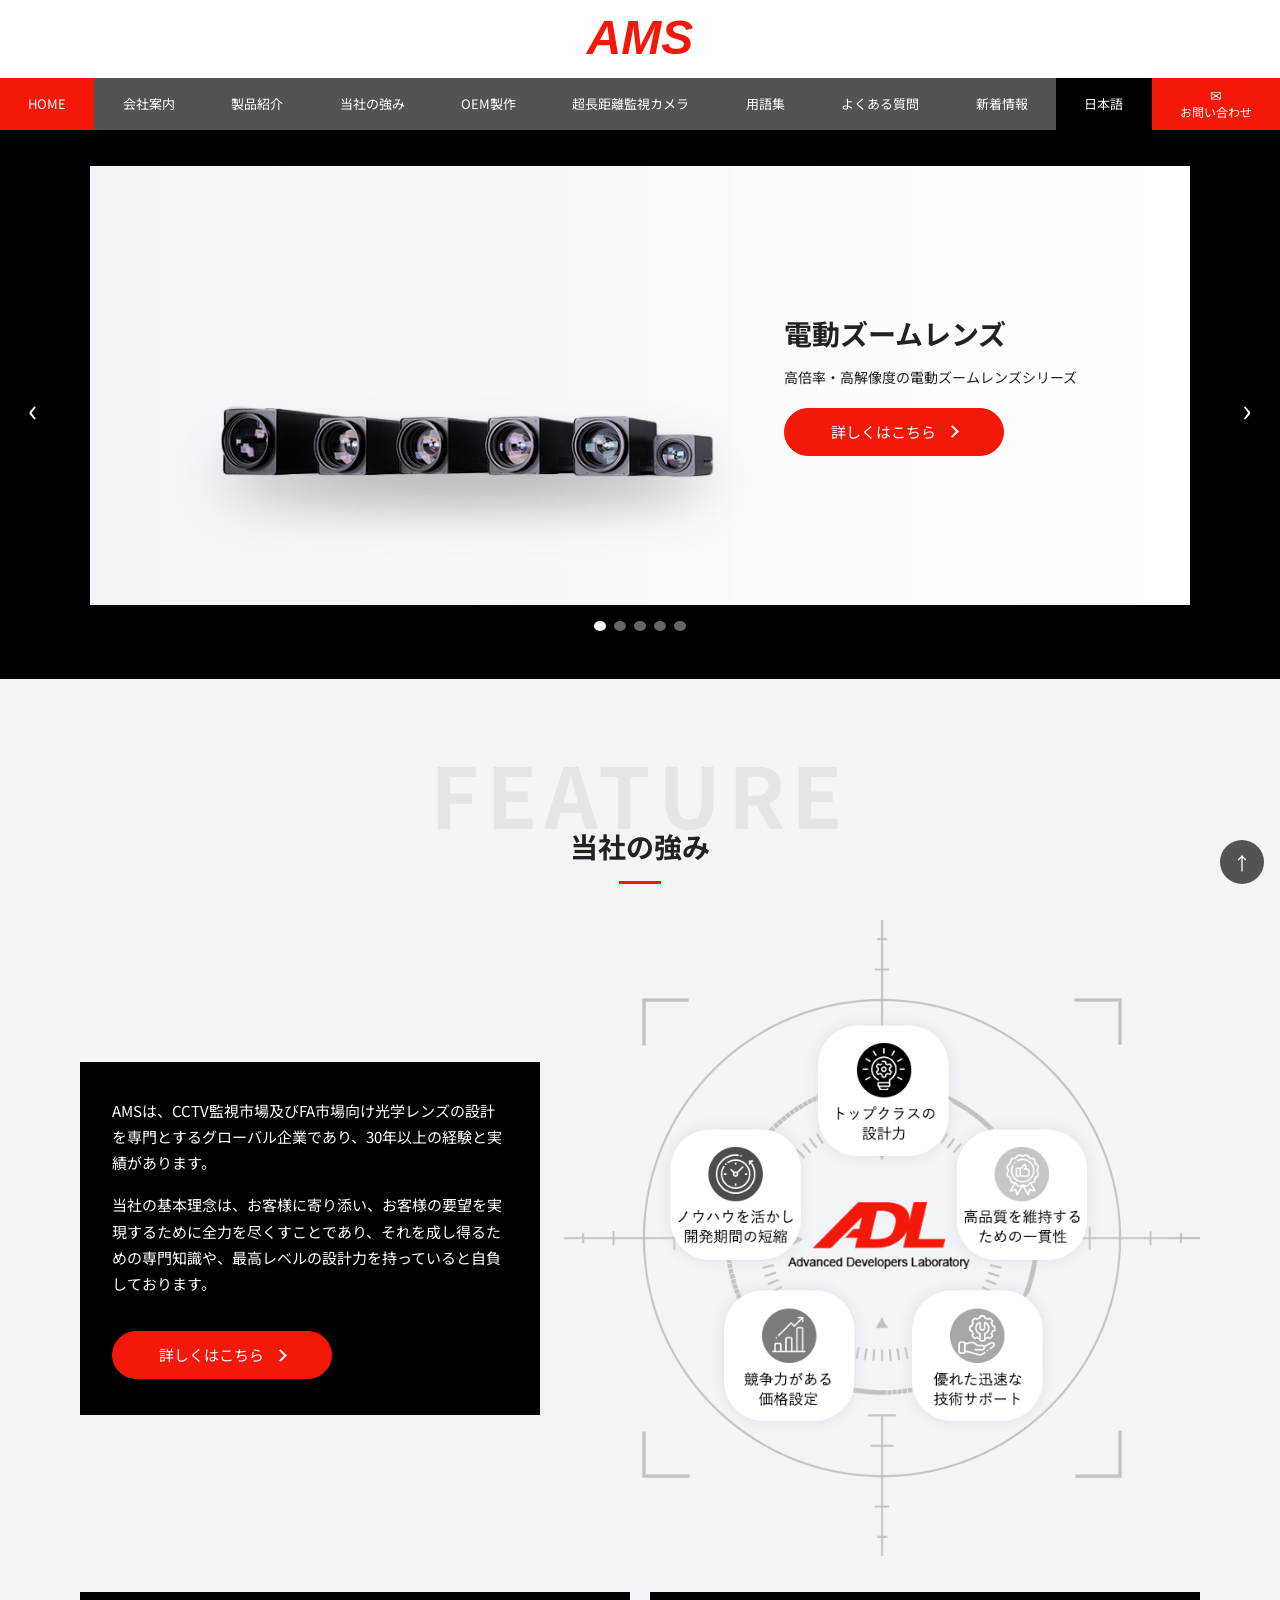
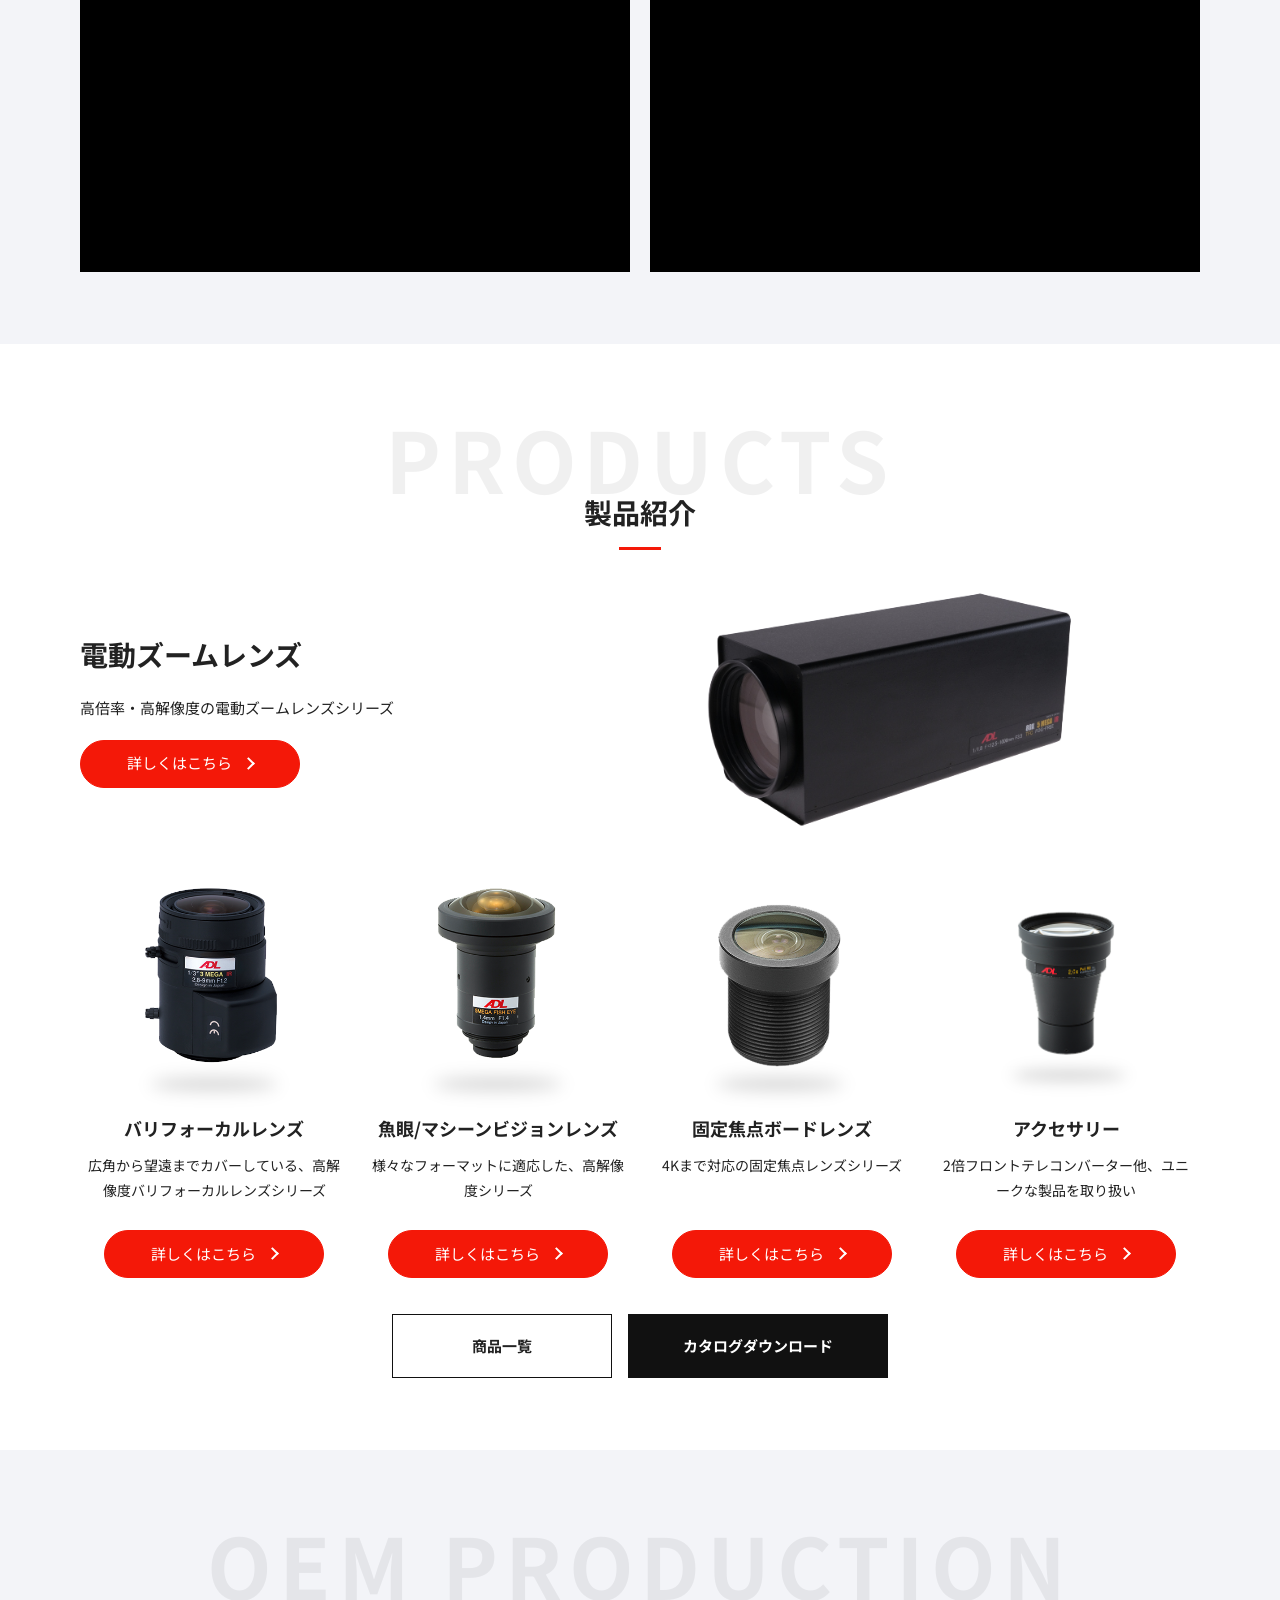
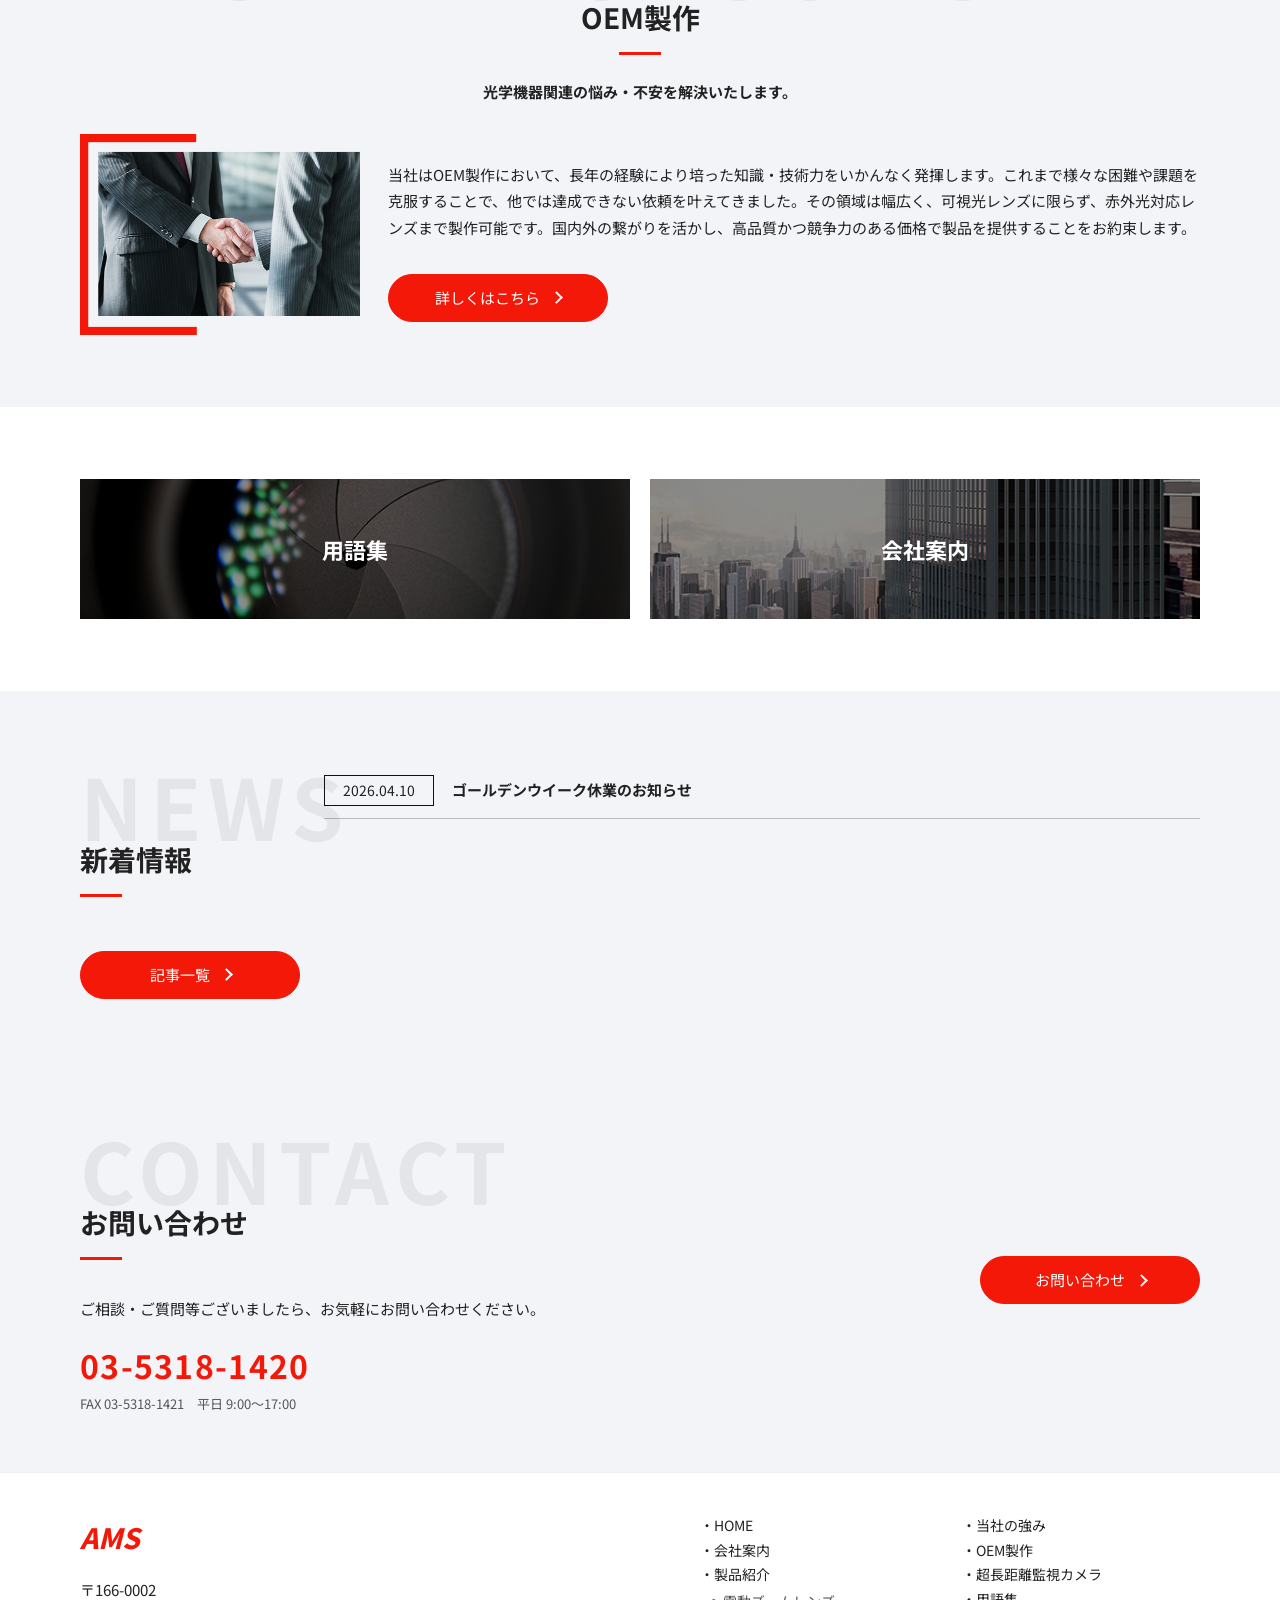
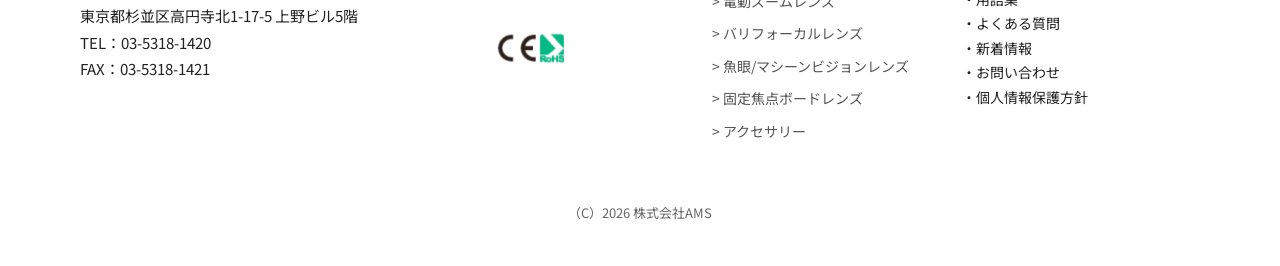
<file: index.html>
<!DOCTYPE html>
<html lang="ja">
<head>
  <meta charset="utf-8">
  <meta name="viewport" content="width=device-width, initial-scale=1">
  <title>株式会社AMS｜光学レンズの設計・開発・販売</title>
  <meta name="description" content="株式会社AMSは、CCTV監視市場およびFA市場向け光学レンズの設計、開発、販売を行う会社です。">
  <link rel="preconnect" href="https://fonts.googleapis.com">
  <link rel="preconnect" href="https://fonts.gstatic.com" crossorigin>
  <link href="https://fonts.googleapis.com/css2?family=Noto+Sans+JP:wght@400;700&display=swap" rel="stylesheet">
  <link rel="stylesheet" href="assets/css/style.css">
</head>
<body>
<header class="site-header">
  <div class="logo-bar">
    <a href="index.html"><svg class="logo-mark" width="168" height="54" viewBox="0 0 168 54" role="img" aria-label="AMS"><text x="84" y="42" text-anchor="middle" font-family="Arial, Helvetica, sans-serif" font-size="48" font-style="italic" font-weight="700" fill="#f41808">AMS</text></svg></a>
    <a class="menu-btn" href="#menu" style="background:#333;color:#fff;">メニュー</a>
  </div>
  <nav class="nav" aria-label="主要">
    <ul class="nav-list"><li><a href="index.html" aria-current="page">HOME</a></li><li><a href="about.html">会社案内</a></li><li><a href="product/index.html">製品紹介</a></li><li><a href="feature.html">当社の強み</a></li><li><a href="oem.html">OEM製作</a></li><li><a href="camera.html">超長距離監視カメラ</a></li><li><a href="glossary.html">用語集</a></li><li><a href="faq.html">よくある質問</a></li><li><a href="news.html">新着情報</a></li><li class="lang"><a href="index.html">日本語</a></li><li class="contact"><a href="contact.html">お問い合わせ</a></li></ul>
  </nav>
</header>

<section class="hero">
  <button class="slider-btn prev" type="button" aria-label="前のスライド">‹</button>
  <button class="slider-btn next" type="button" aria-label="次のスライド">›</button>
  <div class="slider"><div class="slide active"><img src="assets/img/key1.jpg" alt=""><div class="slide-copy"><h2>電動ズームレンズ</h2><p>高倍率・高解像度の電動ズームレンズシリーズ</p><a class="btn-pill" href="product/index.html">詳しくはこちら</a></div></div><div class="slide"><img src="assets/img/key2.jpg" alt=""><div class="slide-copy"><h2>バリフォーカルレンズ</h2><p>広角から望遠までカバーしている、高解像度バリフォーカルレンズシリーズ</p><a class="btn-pill" href="product/varifocal.html">詳しくはこちら</a></div></div><div class="slide"><img src="assets/img/key3.jpg" alt=""><div class="slide-copy"><h2>魚眼/<br>マシーンビジョンレンズ</h2><p>様々なフォーマットに適応した、高解像度シリーズ</p><a class="btn-pill" href="product/fisheye.html">詳しくはこちら</a></div></div><div class="slide"><img src="assets/img/key4.jpg" alt=""><div class="slide-copy"><h2>固定焦点ボードレンズ</h2><p>4Kまで対応の固定焦点レンズシリーズ</p><a class="btn-pill" href="product/board.html">詳しくはこちら</a></div></div><div class="slide"><img src="assets/img/key5.jpg" alt=""><div class="slide-copy"><h2>アクセサリー</h2><p>2倍フロントテレコンバーター他、ユニークな製品を取り扱い</p><a class="btn-pill" href="product/accessory.html">詳しくはこちら</a></div></div></div>
  <div class="dots"><button type="button" class="active" aria-label="1"></button><button type="button" class="" aria-label="2"></button><button type="button" class="" aria-label="3"></button><button type="button" class="" aria-label="4"></button><button type="button" class="" aria-label="5"></button></div>
</section>
<section class="section paper">
  <div class="wrap">
    <h2 class="sec-title"><span class="en">FEATURE</span><span class="jp">当社の強み</span></h2>
    <div class="feature-row">
      <div class="feature-copy">
        <p>AMSは、CCTV監視市場及びFA市場向け光学レンズの設計を専門とするグローバル企業であり、30年以上の経験と実績があります。</p>
        <p>当社の基本理念は、お客様に寄り添い、お客様の要望を実現するために全力を尽くすことであり、それを成し得るための専門知識や、最高レベルの設計力を持っていると自負しております。</p>
        <a class="btn-pill" href="feature.html">詳しくはこちら</a>
      </div>
      <figure class="feature-art"><img src="assets/img/s2_img.png" alt="当社の強み"></figure>
    </div>
    <div class="videos">
      <iframe src="https://www.youtube.com/embed/Buy5Hse8zyQ" title="紹介動画1" allowfullscreen></iframe>
      <iframe src="https://www.youtube.com/embed/7F5fio97CG4" title="紹介動画2" allowfullscreen></iframe>
    </div>
  </div>
</section>
<section class="section">
  <div class="wrap">
    <h2 class="sec-title"><span class="en">PRODUCTS</span><span class="jp">製品紹介</span></h2>
    <article class="prod-lead">
      <div>
        <h3>電動ズームレンズ</h3>
        <p>高倍率・高解像度の電動ズームレンズシリーズ</p>
        <a class="btn-pill" href="product/index.html">詳しくはこちら</a>
      </div>
      <img src="assets/img/s2_img1.png" alt="電動ズームレンズ">
    </article>
    <div class="prod-grid"><article class="prod-card"><img src="assets/img/s2_img2.png" alt=""><h3>バリフォーカルレンズ</h3><p>広角から望遠までカバーしている、高解像度バリフォーカルレンズシリーズ</p><a class="btn-pill" href="product/varifocal.html">詳しくはこちら</a></article><article class="prod-card"><img src="assets/img/s2_img3.png" alt=""><h3>魚眼/マシーンビジョンレンズ</h3><p>様々なフォーマットに適応した、高解像度シリーズ</p><a class="btn-pill" href="product/fisheye.html">詳しくはこちら</a></article><article class="prod-card"><img src="assets/img/s2_img4.png" alt=""><h3>固定焦点ボードレンズ</h3><p>4Kまで対応の固定焦点レンズシリーズ</p><a class="btn-pill" href="product/board.html">詳しくはこちら</a></article><article class="prod-card"><img src="assets/img/s2_img5.png" alt=""><h3>アクセサリー</h3><p>2倍フロントテレコンバーター他、ユニークな製品を取り扱い</p><a class="btn-pill" href="product/accessory.html">詳しくはこちら</a></article></div>
    <div class="catalog-row">
      <a class="ghost" href="product/index.html">商品一覧</a>
      <a class="solid" href="assets/img/brochure.pdf" target="_blank" rel="noopener">カタログダウンロード</a>
    </div>
  </div>
</section>
<section class="section paper">
  <div class="wrap">
    <h2 class="sec-title"><span class="en">OEM PRODUCTION</span><span class="jp">OEM製作</span></h2>
    <p class="center-lead">光学機器関連の悩み・不安を解決いたします。</p>
    <div class="oem-row">
      <img src="assets/img/s3_img.jpg" alt="">
      <div>
        <p>当社はOEM製作において、長年の経験により培った知識・技術力をいかんなく発揮します。これまで様々な困難や課題を克服することで、他では達成できない依頼を叶えてきました。その領域は幅広く、可視光レンズに限らず、赤外光対応レンズまで製作可能です。国内外の繋がりを活かし、高品質かつ競争力のある価格で製品を提供することをお約束します。</p>
        <a class="btn-pill" href="oem.html">詳しくはこちら</a>
      </div>
    </div>
  </div>
</section>
<section class="section">
  <div class="wrap link-cards">
    <a href="glossary.html"><img src="assets/img/s4_img1.jpg" alt=""><span>用語集</span></a>
    <a href="about.html"><img src="assets/img/s4_img2.jpg" alt=""><span>会社案内</span></a>
  </div>
</section>
<section class="section paper">
  <div class="wrap news-row">
    <div>
      <h2 class="sec-title left"><span class="en">NEWS</span><span class="jp">新着情報</span></h2>
      <a class="btn-pill" href="news.html">記事一覧</a>
    </div>
    <a class="news-item" href="news-gw.html"><time datetime="2026-04-10">2026.04.10</time><strong>ゴールデンウイーク休業のお知らせ</strong></a>
  </div>
</section>

<section class="contact-band">
  <div class="wrap inner">
    <div>
      <h2 class="sec-title left"><span class="en">CONTACT</span><span class="jp">お問い合わせ</span></h2>
      <p>ご相談・ご質問等ございましたら、お気軽にお問い合わせください。</p>
      <a class="phone" href="tel:0353181420">03-5318-1420<small>FAX 03-5318-1421　平日 9:00～17:00</small></a>
    </div>
    <p><a class="btn-pill" href="contact.html">お問い合わせ</a></p>
  </div>
</section>
<footer class="site-footer">
  <div class="wrap foot">
    <div>
      <a class="foot-brand" href="index.html">AMS</a>
      <p>〒166-0002<br>東京都杉並区高円寺北1-17-5 上野ビル5階<br>
      <a href="tel:0353181420">TEL：03-5318-1420</a><br>FAX：03-5318-1421</p>
    </div>
    <div class="marks"><img src="assets/img/ce.png" alt="CE RoHS"></div>
    <div class="foot-nav">
      <ul><li><a href="index.html">・HOME</a></li><li><a href="about.html">・会社案内</a></li><li><a href="product/index.html">・製品紹介</a></li><li class="sub"><a href="product/index.html">&gt; 電動ズームレンズ</a></li><li class="sub"><a href="product/varifocal.html">&gt; バリフォーカルレンズ</a></li><li class="sub"><a href="product/fisheye.html">&gt; 魚眼/マシーンビジョンレンズ</a></li><li class="sub"><a href="product/board.html">&gt; 固定焦点ボードレンズ</a></li><li class="sub"><a href="product/accessory.html">&gt; アクセサリー</a></li></ul>
      <ul><li><a href="feature.html">・当社の強み</a></li><li><a href="oem.html">・OEM製作</a></li><li><a href="camera.html">・超長距離監視カメラ</a></li><li><a href="glossary.html">・用語集</a></li><li><a href="faq.html">・よくある質問</a></li><li><a href="news.html">・新着情報</a></li><li><a href="contact.html">・お問い合わせ</a></li><li><a href="contact.html#pp">・個人情報保護方針</a></li></ul>
    </div>
  </div>
</footer>
<p class="copy">（C）2026 株式会社AMS</p>
<button class="to-top" type="button" aria-label="ページ上部へ">↑</button>
<script src="assets/js/site.js"></script>
</body>
</html>
</file>
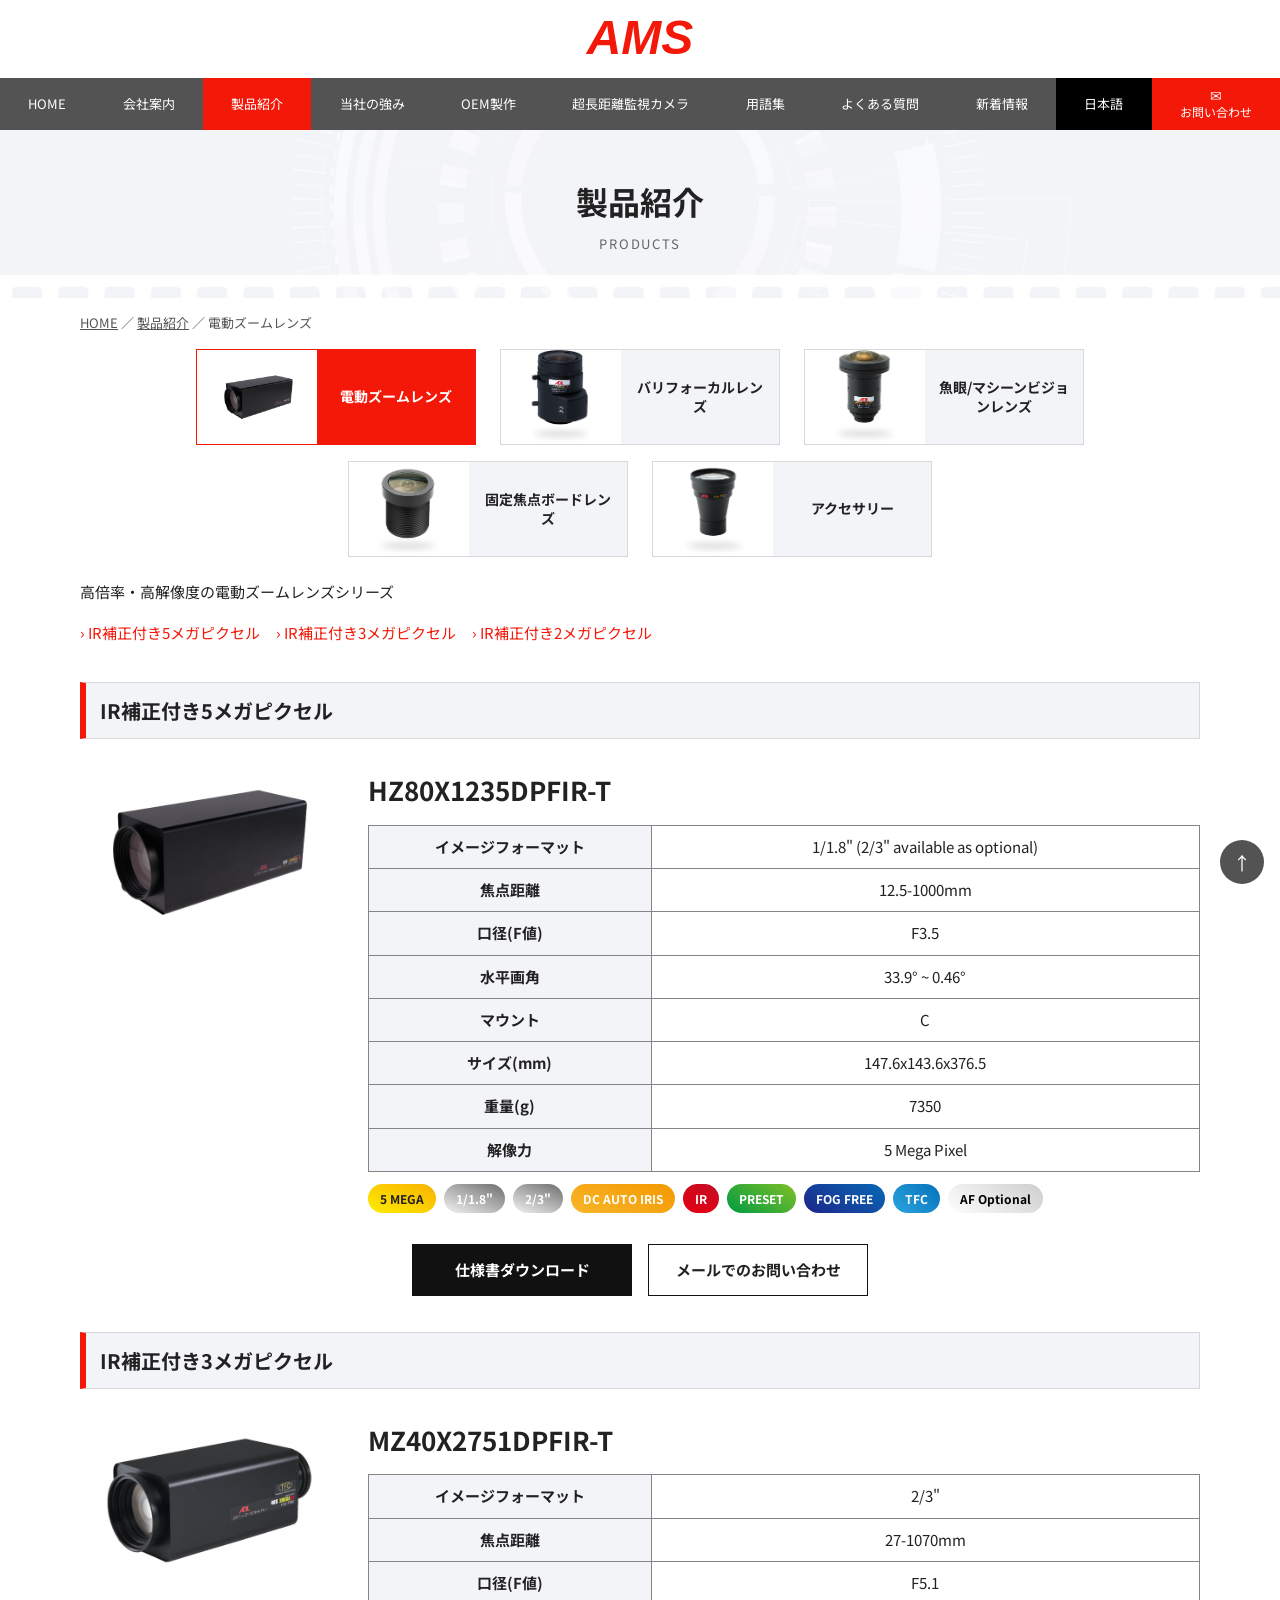
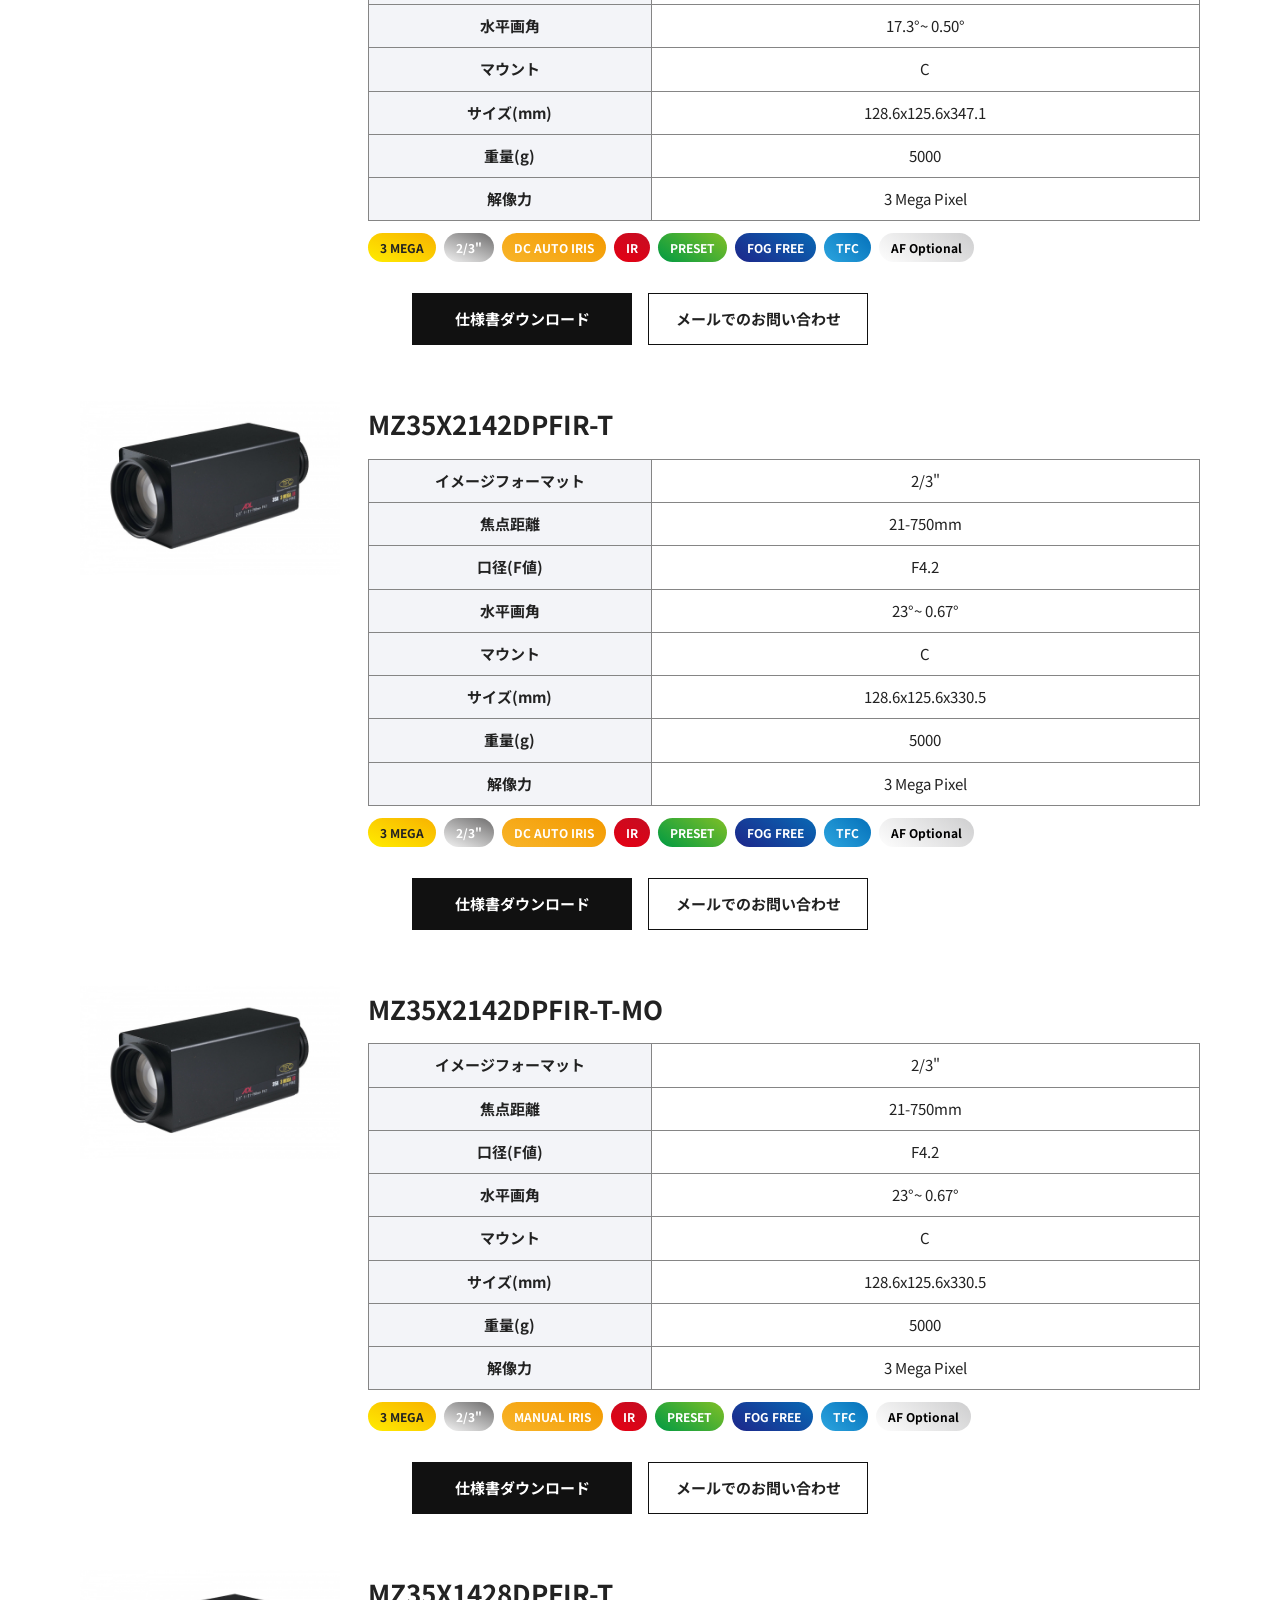
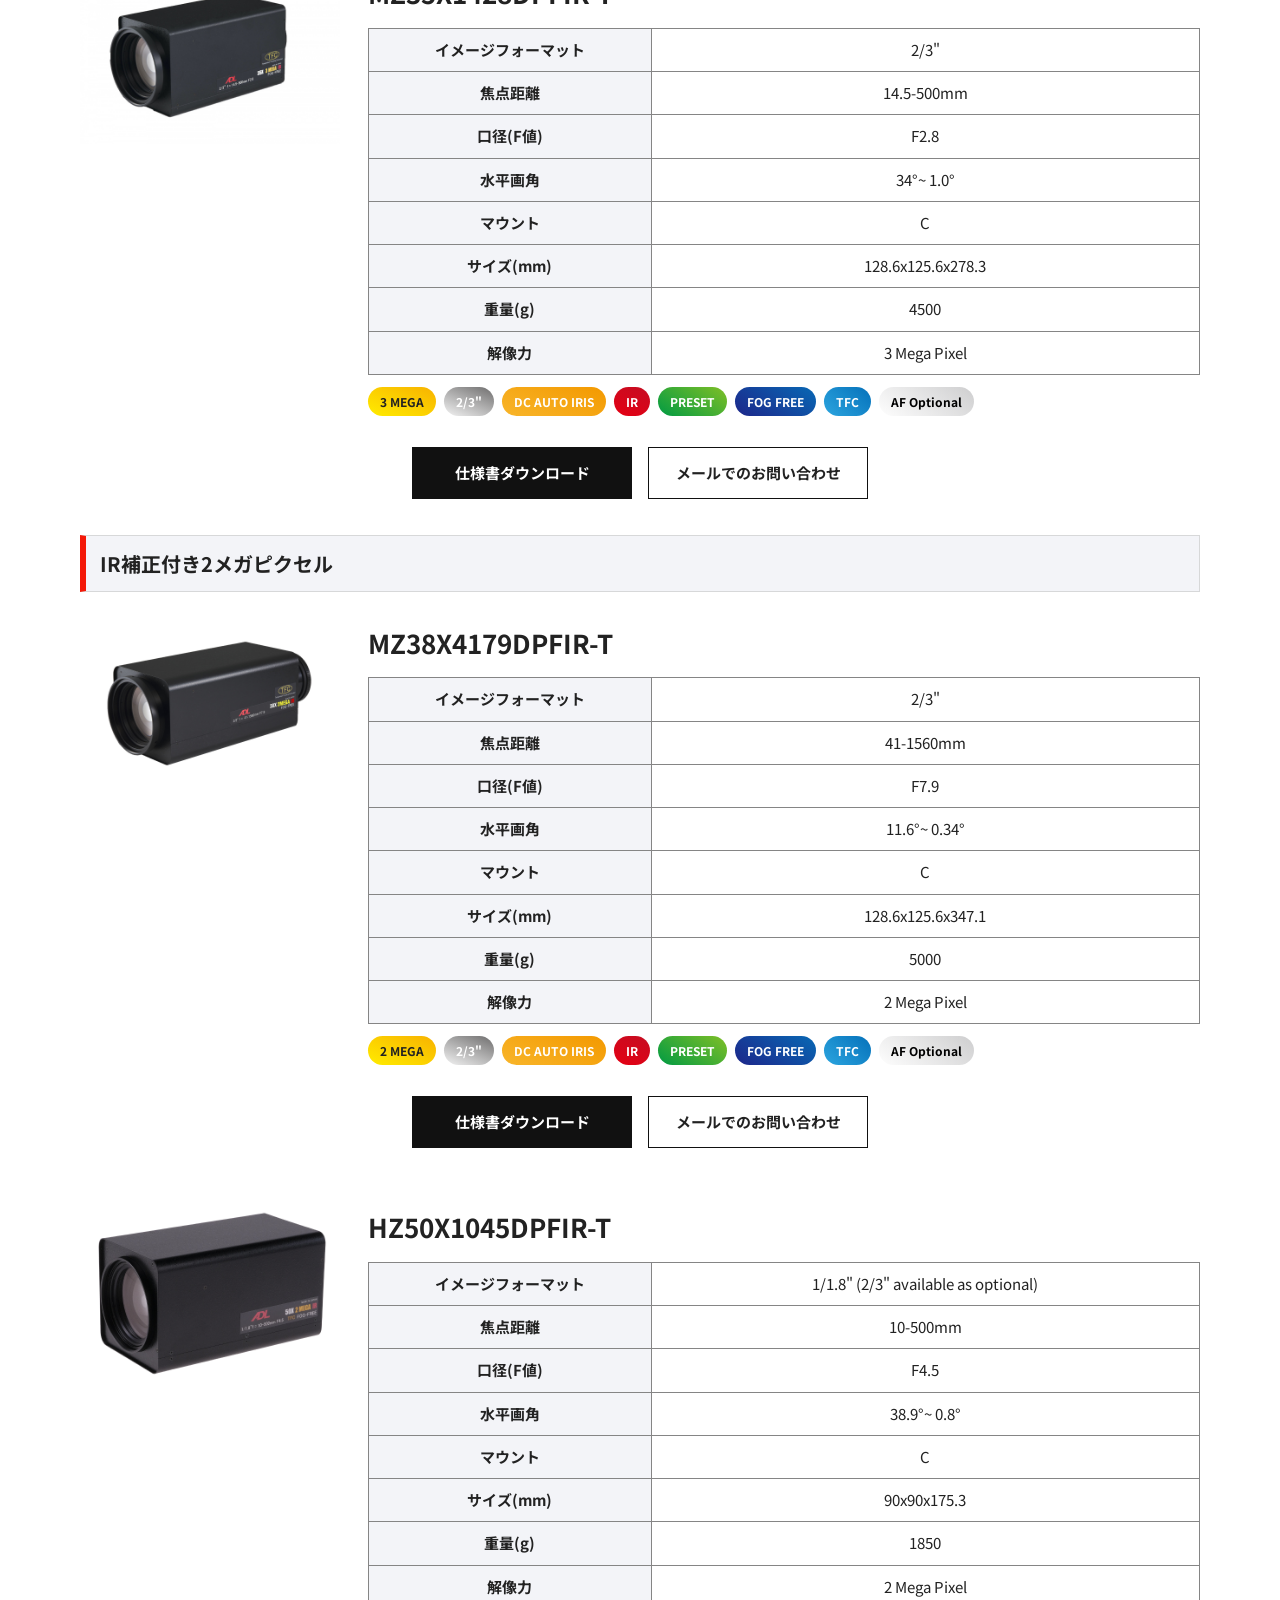
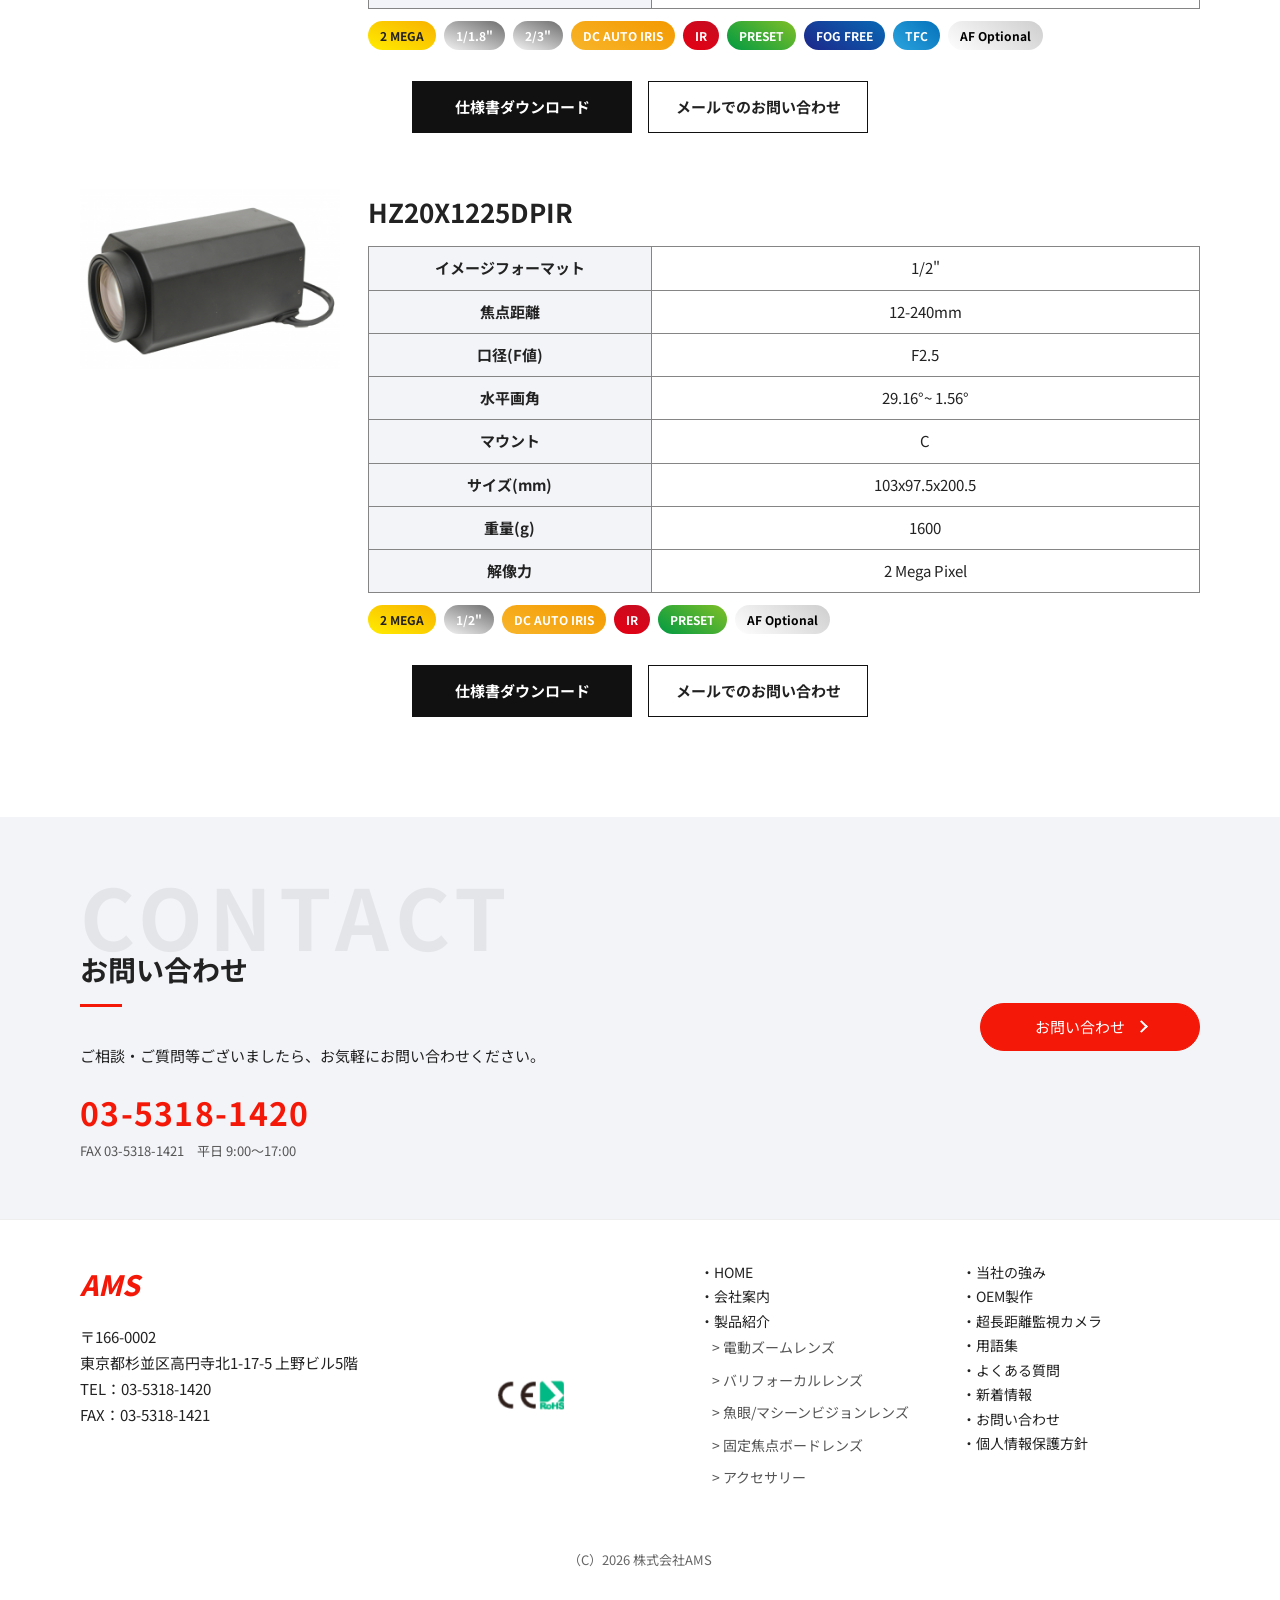
<file: product/index.html>
<!DOCTYPE html>
<html lang="ja">
<head>
  <meta charset="utf-8">
  <meta name="viewport" content="width=device-width, initial-scale=1">
  <title>電動ズームレンズ｜製品紹介｜株式会社AMS</title>
  <meta name="description" content="高倍率・高解像度の電動ズームレンズシリーズ">
  <link rel="preconnect" href="https://fonts.googleapis.com">
  <link rel="preconnect" href="https://fonts.gstatic.com" crossorigin>
  <link href="https://fonts.googleapis.com/css2?family=Noto+Sans+JP:wght@400;700&display=swap" rel="stylesheet">
  <link rel="stylesheet" href="../assets/css/style.css">
</head>
<body>
<header class="site-header">
  <div class="logo-bar">
    <a href="../index.html"><svg class="logo-mark" width="168" height="54" viewBox="0 0 168 54" role="img" aria-label="AMS"><text x="84" y="42" text-anchor="middle" font-family="Arial, Helvetica, sans-serif" font-size="48" font-style="italic" font-weight="700" fill="#f41808">AMS</text></svg></a>
    <button class="menu-btn" type="button" aria-label="メニュー">メニュー</button>
  </div>
  <nav class="nav" aria-label="主要">
    <ul class="nav-list"><li><a href="../index.html">HOME</a></li><li><a href="../about.html">会社案内</a></li><li><a href="../product/index.html" aria-current="page">製品紹介</a></li><li><a href="../feature.html">当社の強み</a></li><li><a href="../oem.html">OEM製作</a></li><li><a href="../camera.html">超長距離監視カメラ</a></li><li><a href="../glossary.html">用語集</a></li><li><a href="../faq.html">よくある質問</a></li><li><a href="../news.html">新着情報</a></li><li class="lang"><a href="../index.html">日本語</a></li><li class="contact"><a href="../contact.html">お問い合わせ</a></li></ul>
  </nav>
</header>

<div class="page-hero"><h1 class="jp">製品紹介</h1><p class="en">PRODUCTS</p></div>
<div class="wrap crumb"><a href="../index.html">HOME</a> ／ <a href="index.html">製品紹介</a> ／ 電動ズームレンズ</div>
<div class="wrap panel">
  <nav class="cats" aria-label="製品分類"><a href="index.html" class="active"><img src="../assets/img/s2_img1.png" alt=""><span>電動ズームレンズ</span></a><a href="varifocal.html"><img src="../assets/img/s2_img2.png" alt=""><span>バリフォーカルレンズ</span></a><a href="fisheye.html"><img src="../assets/img/s2_img3.png" alt=""><span>魚眼/マシーンビジョンレンズ</span></a><a href="board.html"><img src="../assets/img/s2_img4.png" alt=""><span>固定焦点ボードレンズ</span></a><a href="accessory.html"><img src="../assets/img/s2_img5.png" alt=""><span>アクセサリー</span></a></nav>
  <p>高倍率・高解像度の電動ズームレンズシリーズ</p>
  <ul class="anchors"><li><a href="#g0">› IR補正付き5メガピクセル</a></li><li><a href="#g1">› IR補正付き3メガピクセル</a></li><li><a href="#g2">› IR補正付き2メガピクセル</a></li></ul>
  <h2 class="group-title" id="g0">IR補正付き5メガピクセル</h2><article class="product"><div class="photo"><img src="../assets/products/1663818198-743795_1.png" alt="HZ80X1235DPFIR-T"></div><div><h3>HZ80X1235DPFIR-T</h3><table class="spec"><tr><th>イメージフォーマット</th><td>1/1.8&quot; (2/3&quot; available as optional)</td></tr><tr><th>焦点距離</th><td>12.5-1000mm</td></tr><tr><th>口径(F値)</th><td>F3.5</td></tr><tr><th>水平画角</th><td>33.9° ~ 0.46°</td></tr><tr><th>マウント</th><td>C</td></tr><tr><th>サイズ(mm)</th><td>147.6x143.6x376.5</td></tr><tr><th>重量(g)</th><td>7350</td></tr><tr><th>解像力</th><td>5 Mega Pixel</td></tr></table><ul class="tags"><li class="mega">5 MEGA</li><li class="format-size">1/1.8&quot;</li><li class="format-size">2/3&quot;</li><li class="iris">DC AUTO IRIS</li><li class="ir">IR</li><li class="preset">PRESET</li><li class="fog-free">FOG FREE</li><li class="tfc">TFC</li><li class="auto-focus">AF Optional</li></ul></div></article><div class="actions"><a class="pdf" href="../assets/pdf/1663818198-743795.pdf" target="_blank" rel="noopener">仕様書ダウンロード</a><a href="../contact.html">メールでのお問い合わせ</a></div><h2 class="group-title" id="g1">IR補正付き3メガピクセル</h2><article class="product"><div class="photo"><img src="../assets/products/1664241210-749908_1.jpg" alt="MZ40X2751DPFIR-T"></div><div><h3>MZ40X2751DPFIR-T</h3><table class="spec"><tr><th>イメージフォーマット</th><td>2/3&quot;</td></tr><tr><th>焦点距離</th><td>27-1070mm</td></tr><tr><th>口径(F値)</th><td>F5.1</td></tr><tr><th>水平画角</th><td>17.3°~ 0.50°</td></tr><tr><th>マウント</th><td>C</td></tr><tr><th>サイズ(mm)</th><td>128.6x125.6x347.1</td></tr><tr><th>重量(g)</th><td>5000</td></tr><tr><th>解像力</th><td>3 Mega Pixel</td></tr></table><ul class="tags"><li class="mega">3 MEGA</li><li class="format-size">2/3&quot;</li><li class="iris">DC AUTO IRIS</li><li class="ir">IR</li><li class="preset">PRESET</li><li class="fog-free">FOG FREE</li><li class="tfc">TFC</li><li class="auto-focus">AF Optional</li></ul></div></article><div class="actions"><a class="pdf" href="../assets/pdf/1664241210-749908.pdf" target="_blank" rel="noopener">仕様書ダウンロード</a><a href="../contact.html">メールでのお問い合わせ</a></div><article class="product"><div class="photo"><img src="../assets/products/1664242235-138081_1.jpg" alt="MZ35X2142DPFIR-T"></div><div><h3>MZ35X2142DPFIR-T</h3><table class="spec"><tr><th>イメージフォーマット</th><td>2/3&quot;</td></tr><tr><th>焦点距離</th><td>21-750mm</td></tr><tr><th>口径(F値)</th><td>F4.2</td></tr><tr><th>水平画角</th><td>23°~ 0.67°</td></tr><tr><th>マウント</th><td>C</td></tr><tr><th>サイズ(mm)</th><td>128.6x125.6x330.5</td></tr><tr><th>重量(g)</th><td>5000</td></tr><tr><th>解像力</th><td>3 Mega Pixel</td></tr></table><ul class="tags"><li class="mega">3 MEGA</li><li class="format-size">2/3&quot;</li><li class="iris">DC AUTO IRIS</li><li class="ir">IR</li><li class="preset">PRESET</li><li class="fog-free">FOG FREE</li><li class="tfc">TFC</li><li class="auto-focus">AF Optional</li></ul></div></article><div class="actions"><a class="pdf" href="../assets/pdf/1664242235-138081.pdf" target="_blank" rel="noopener">仕様書ダウンロード</a><a href="../contact.html">メールでのお問い合わせ</a></div><article class="product"><div class="photo"><img src="../assets/products/1664242677-868956_1.jpg" alt="MZ35X2142DPFIR-T-MO"></div><div><h3>MZ35X2142DPFIR-T-MO</h3><table class="spec"><tr><th>イメージフォーマット</th><td>2/3&quot;</td></tr><tr><th>焦点距離</th><td>21-750mm</td></tr><tr><th>口径(F値)</th><td>F4.2</td></tr><tr><th>水平画角</th><td>23°~ 0.67°</td></tr><tr><th>マウント</th><td>C</td></tr><tr><th>サイズ(mm)</th><td>128.6x125.6x330.5</td></tr><tr><th>重量(g)</th><td>5000</td></tr><tr><th>解像力</th><td>3 Mega Pixel</td></tr></table><ul class="tags"><li class="mega">3 MEGA</li><li class="format-size">2/3&quot;</li><li class="iris">MANUAL IRIS</li><li class="ir">IR</li><li class="preset">PRESET</li><li class="fog-free">FOG FREE</li><li class="tfc">TFC</li><li class="auto-focus">AF Optional</li></ul></div></article><div class="actions"><a class="pdf" href="../assets/pdf/1664242677-868956.pdf" target="_blank" rel="noopener">仕様書ダウンロード</a><a href="../contact.html">メールでのお問い合わせ</a></div><article class="product"><div class="photo"><img src="../assets/products/1664242873-070810_1.jpg" alt="MZ35X1428DPFIR-T"></div><div><h3>MZ35X1428DPFIR-T</h3><table class="spec"><tr><th>イメージフォーマット</th><td>2/3&quot;</td></tr><tr><th>焦点距離</th><td>14.5-500mm</td></tr><tr><th>口径(F値)</th><td>F2.8</td></tr><tr><th>水平画角</th><td>34°~ 1.0°</td></tr><tr><th>マウント</th><td>C</td></tr><tr><th>サイズ(mm)</th><td>128.6x125.6x278.3</td></tr><tr><th>重量(g)</th><td>4500</td></tr><tr><th>解像力</th><td>3 Mega Pixel</td></tr></table><ul class="tags"><li class="mega">3 MEGA</li><li class="format-size">2/3&quot;</li><li class="iris">DC AUTO IRIS</li><li class="ir">IR</li><li class="preset">PRESET</li><li class="fog-free">FOG FREE</li><li class="tfc">TFC</li><li class="auto-focus">AF Optional</li></ul></div></article><div class="actions"><a class="pdf" href="../assets/pdf/1664242873-070810.pdf" target="_blank" rel="noopener">仕様書ダウンロード</a><a href="../contact.html">メールでのお問い合わせ</a></div><h2 class="group-title" id="g2">IR補正付き2メガピクセル</h2><article class="product"><div class="photo"><img src="../assets/products/1664243054-178775_1.jpg" alt="MZ38X4179DPFIR-T"></div><div><h3>MZ38X4179DPFIR-T</h3><table class="spec"><tr><th>イメージフォーマット</th><td>2/3&quot;</td></tr><tr><th>焦点距離</th><td>41-1560mm</td></tr><tr><th>口径(F値)</th><td>F7.9</td></tr><tr><th>水平画角</th><td>11.6°~ 0.34°</td></tr><tr><th>マウント</th><td>C</td></tr><tr><th>サイズ(mm)</th><td>128.6x125.6x347.1</td></tr><tr><th>重量(g)</th><td>5000</td></tr><tr><th>解像力</th><td>2 Mega Pixel</td></tr></table><ul class="tags"><li class="mega">2 MEGA</li><li class="format-size">2/3&quot;</li><li class="iris">DC AUTO IRIS</li><li class="ir">IR</li><li class="preset">PRESET</li><li class="fog-free">FOG FREE</li><li class="tfc">TFC</li><li class="auto-focus">AF Optional</li></ul></div></article><div class="actions"><a class="pdf" href="../assets/pdf/1664243054-178775.pdf" target="_blank" rel="noopener">仕様書ダウンロード</a><a href="../contact.html">メールでのお問い合わせ</a></div><article class="product"><div class="photo"><img src="../assets/products/1668066911-656701_1.png" alt="HZ50X1045DPFIR-T"></div><div><h3>HZ50X1045DPFIR-T</h3><table class="spec"><tr><th>イメージフォーマット</th><td>1/1.8&quot; (2/3&quot; available as optional)</td></tr><tr><th>焦点距離</th><td>10-500mm</td></tr><tr><th>口径(F値)</th><td>F4.5</td></tr><tr><th>水平画角</th><td>38.9°~ 0.8°</td></tr><tr><th>マウント</th><td>C</td></tr><tr><th>サイズ(mm)</th><td>90x90x175.3</td></tr><tr><th>重量(g)</th><td>1850</td></tr><tr><th>解像力</th><td>2 Mega Pixel</td></tr></table><ul class="tags"><li class="mega">2 MEGA</li><li class="format-size">1/1.8&quot;</li><li class="format-size">2/3&quot;</li><li class="iris">DC AUTO IRIS</li><li class="ir">IR</li><li class="preset">PRESET</li><li class="fog-free">FOG FREE</li><li class="tfc">TFC</li><li class="auto-focus">AF Optional</li></ul></div></article><div class="actions"><a class="pdf" href="../assets/pdf/1668066911-656701.pdf" target="_blank" rel="noopener">仕様書ダウンロード</a><a href="../contact.html">メールでのお問い合わせ</a></div><article class="product"><div class="photo"><img src="../assets/products/1664243516-882864_1.jpg" alt="HZ20X1225DPIR"></div><div><h3>HZ20X1225DPIR</h3><table class="spec"><tr><th>イメージフォーマット</th><td>1/2&quot;</td></tr><tr><th>焦点距離</th><td>12-240mm</td></tr><tr><th>口径(F値)</th><td>F2.5</td></tr><tr><th>水平画角</th><td>29.16°~ 1.56°</td></tr><tr><th>マウント</th><td>C</td></tr><tr><th>サイズ(mm)</th><td>103x97.5x200.5</td></tr><tr><th>重量(g)</th><td>1600</td></tr><tr><th>解像力</th><td>2 Mega Pixel</td></tr></table><ul class="tags"><li class="mega">2 MEGA</li><li class="format-size">1/2&quot;</li><li class="iris">DC AUTO IRIS</li><li class="ir">IR</li><li class="preset">PRESET</li><li class="auto-focus">AF Optional</li></ul></div></article><div class="actions"><a class="pdf" href="../assets/pdf/1664243516-882864.pdf" target="_blank" rel="noopener">仕様書ダウンロード</a><a href="../contact.html">メールでのお問い合わせ</a></div>
</div>

<section class="contact-band">
  <div class="wrap inner">
    <div>
      <h2 class="sec-title left"><span class="en">CONTACT</span><span class="jp">お問い合わせ</span></h2>
      <p>ご相談・ご質問等ございましたら、お気軽にお問い合わせください。</p>
      <a class="phone" href="tel:0353181420">03-5318-1420<small>FAX 03-5318-1421　平日 9:00～17:00</small></a>
    </div>
    <p><a class="btn-pill" href="../contact.html">お問い合わせ</a></p>
  </div>
</section>
<footer class="site-footer">
  <div class="wrap foot">
    <div>
      <a class="foot-brand" href="../index.html">AMS</a>
      <p>〒166-0002<br>東京都杉並区高円寺北1-17-5 上野ビル5階<br>
      <a href="tel:0353181420">TEL：03-5318-1420</a><br>FAX：03-5318-1421</p>
    </div>
    <div class="marks"><img src="../assets/img/ce.png" alt="CE RoHS"></div>
    <div class="foot-nav">
      <ul><li><a href="../index.html">・HOME</a></li><li><a href="../about.html">・会社案内</a></li><li><a href="../product/index.html">・製品紹介</a></li><li class="sub"><a href="../product/index.html">&gt; 電動ズームレンズ</a></li><li class="sub"><a href="../product/varifocal.html">&gt; バリフォーカルレンズ</a></li><li class="sub"><a href="../product/fisheye.html">&gt; 魚眼/マシーンビジョンレンズ</a></li><li class="sub"><a href="../product/board.html">&gt; 固定焦点ボードレンズ</a></li><li class="sub"><a href="../product/accessory.html">&gt; アクセサリー</a></li></ul>
      <ul><li><a href="../feature.html">・当社の強み</a></li><li><a href="../oem.html">・OEM製作</a></li><li><a href="../camera.html">・超長距離監視カメラ</a></li><li><a href="../glossary.html">・用語集</a></li><li><a href="../faq.html">・よくある質問</a></li><li><a href="../news.html">・新着情報</a></li><li><a href="../contact.html">・お問い合わせ</a></li><li><a href="../contact.html#pp">・個人情報保護方針</a></li></ul>
    </div>
  </div>
</footer>
<p class="copy">（C）2026 株式会社AMS</p>
<button class="to-top" type="button" aria-label="ページ上部へ">↑</button>
<script src="../assets/js/site.js"></script>
</body>
</html>
</file>
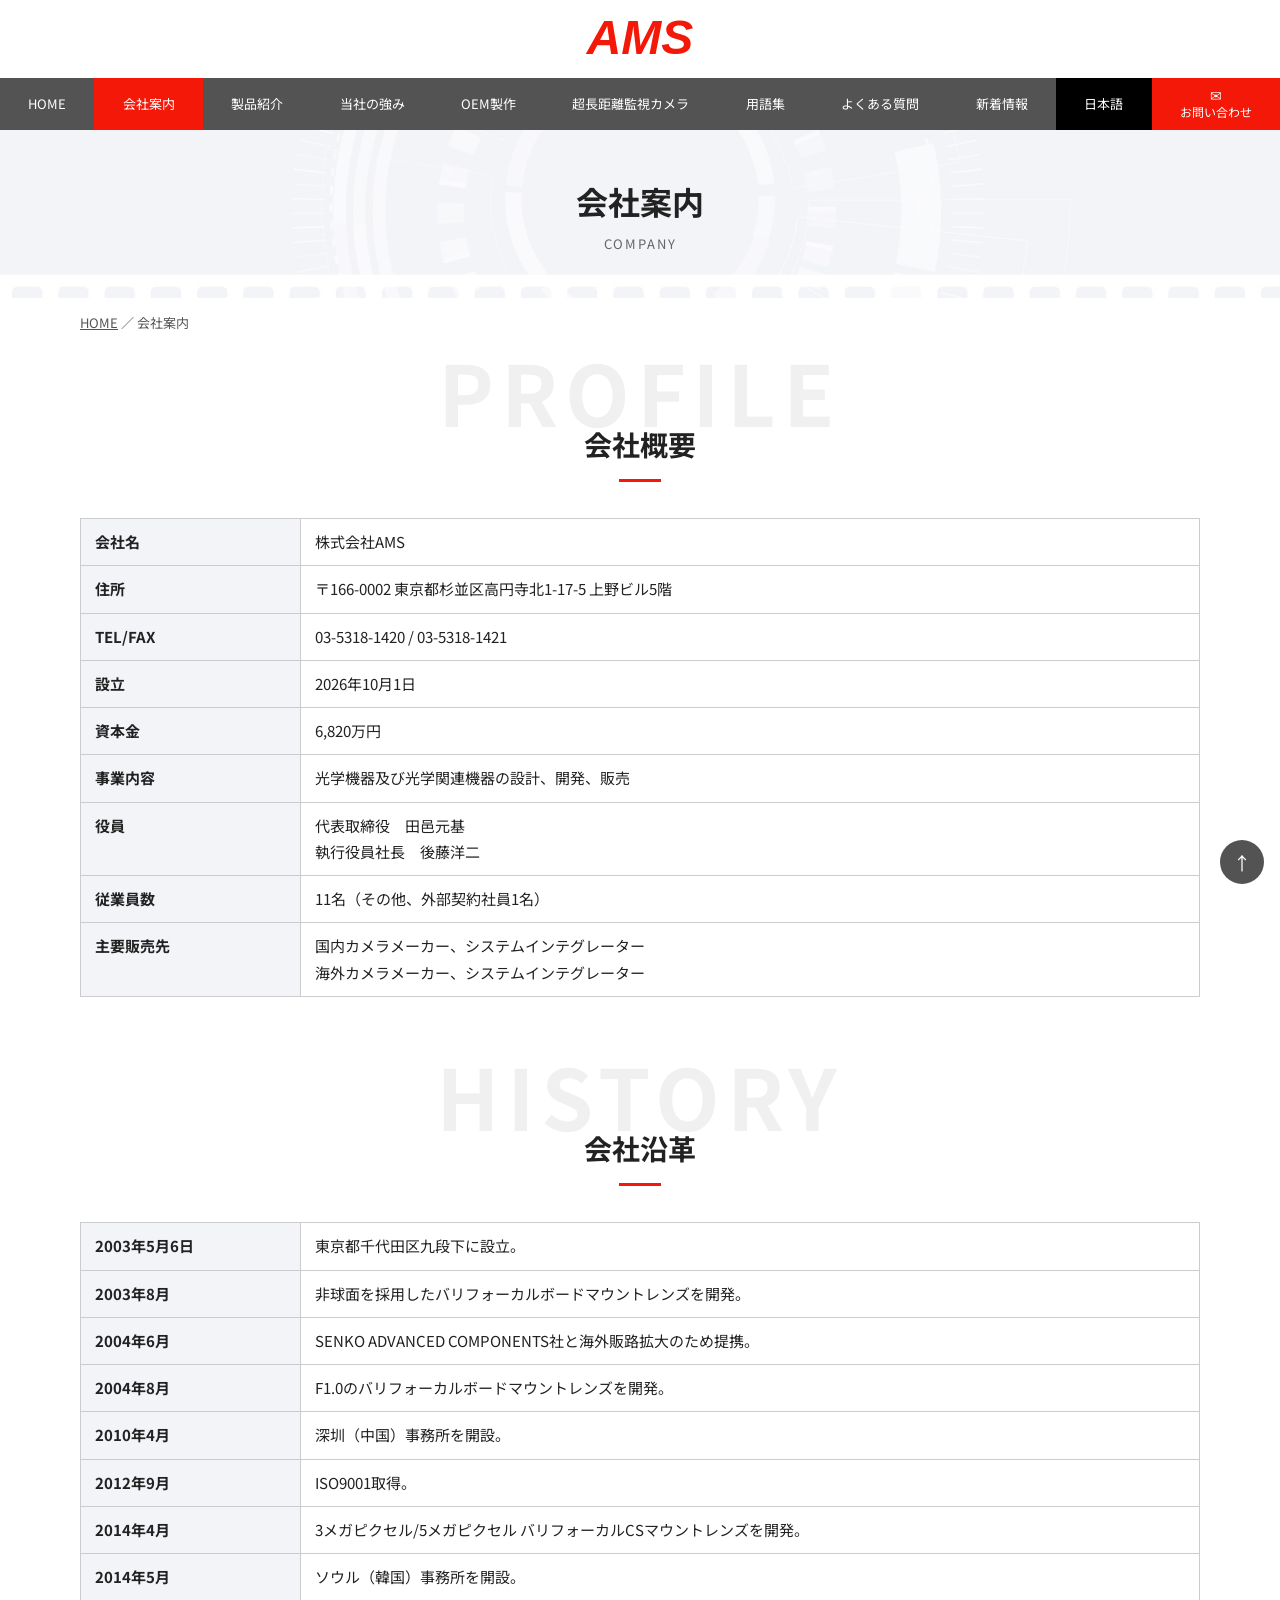
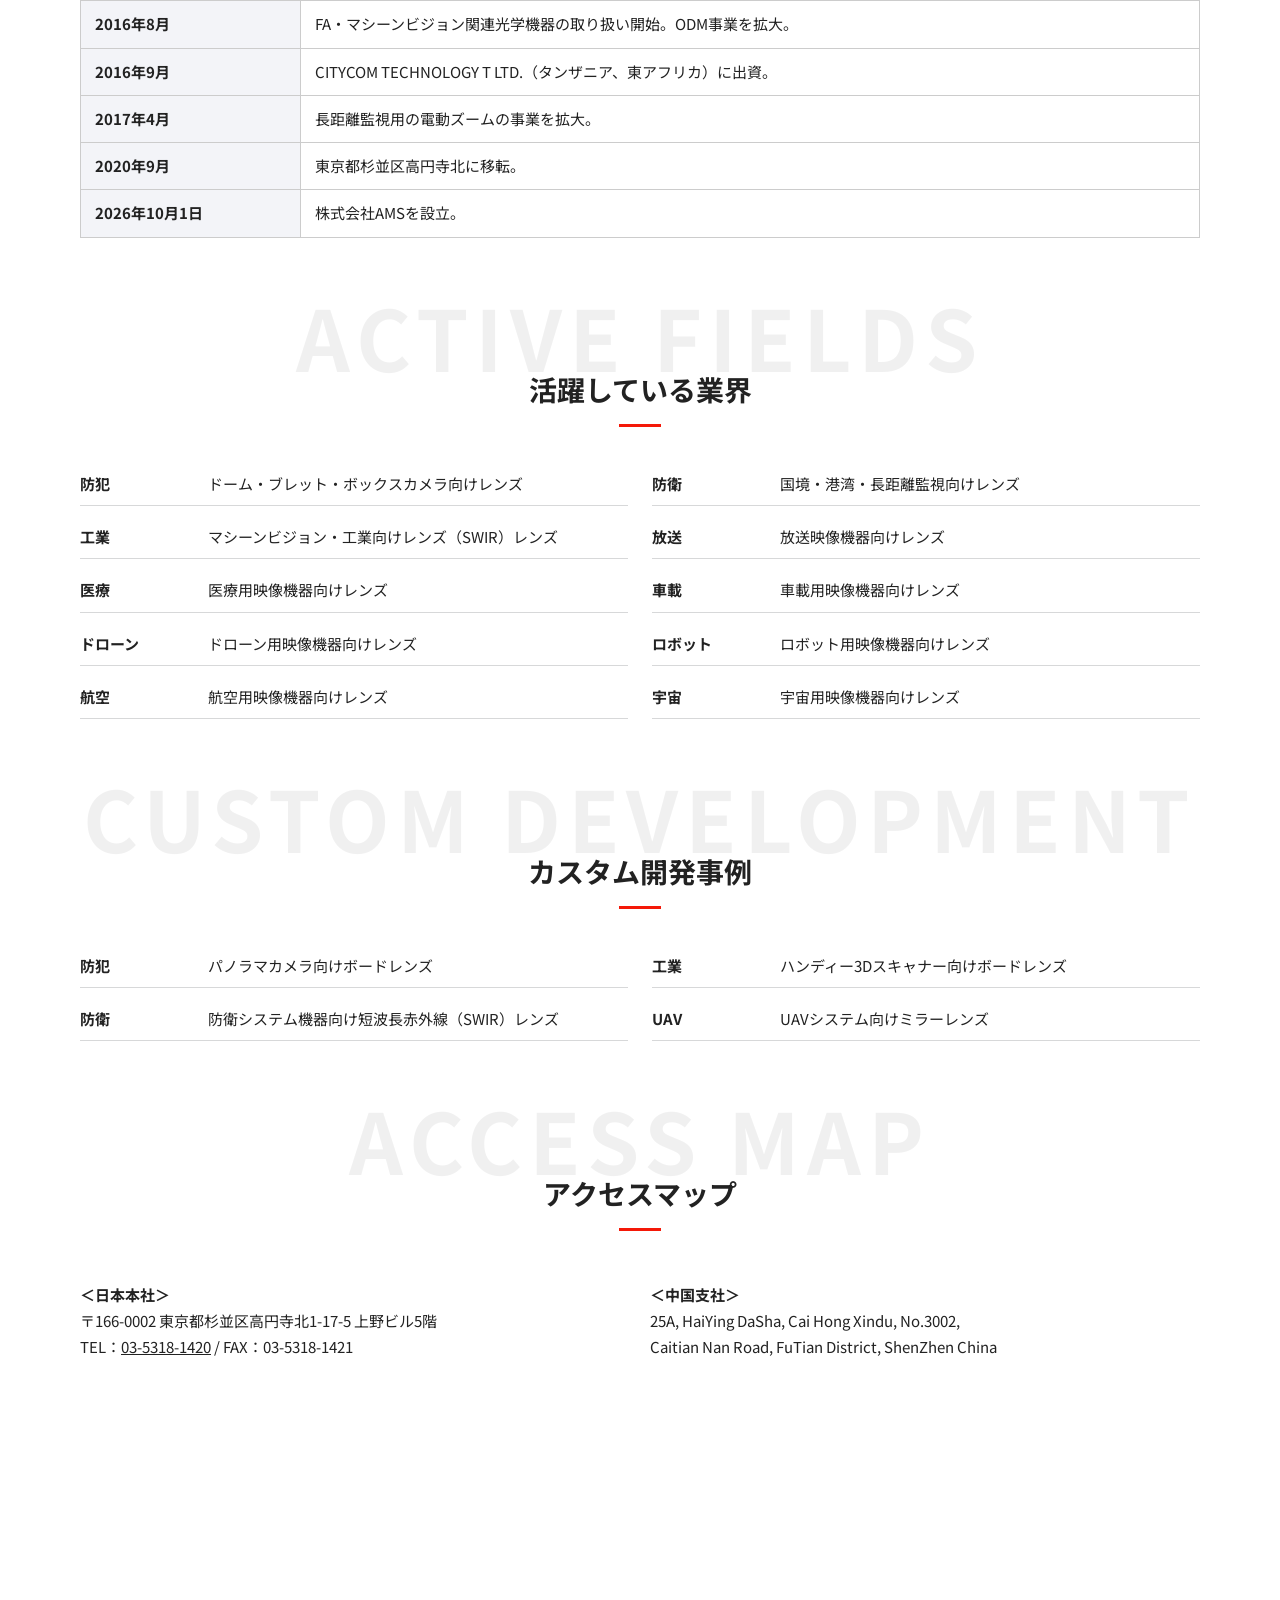
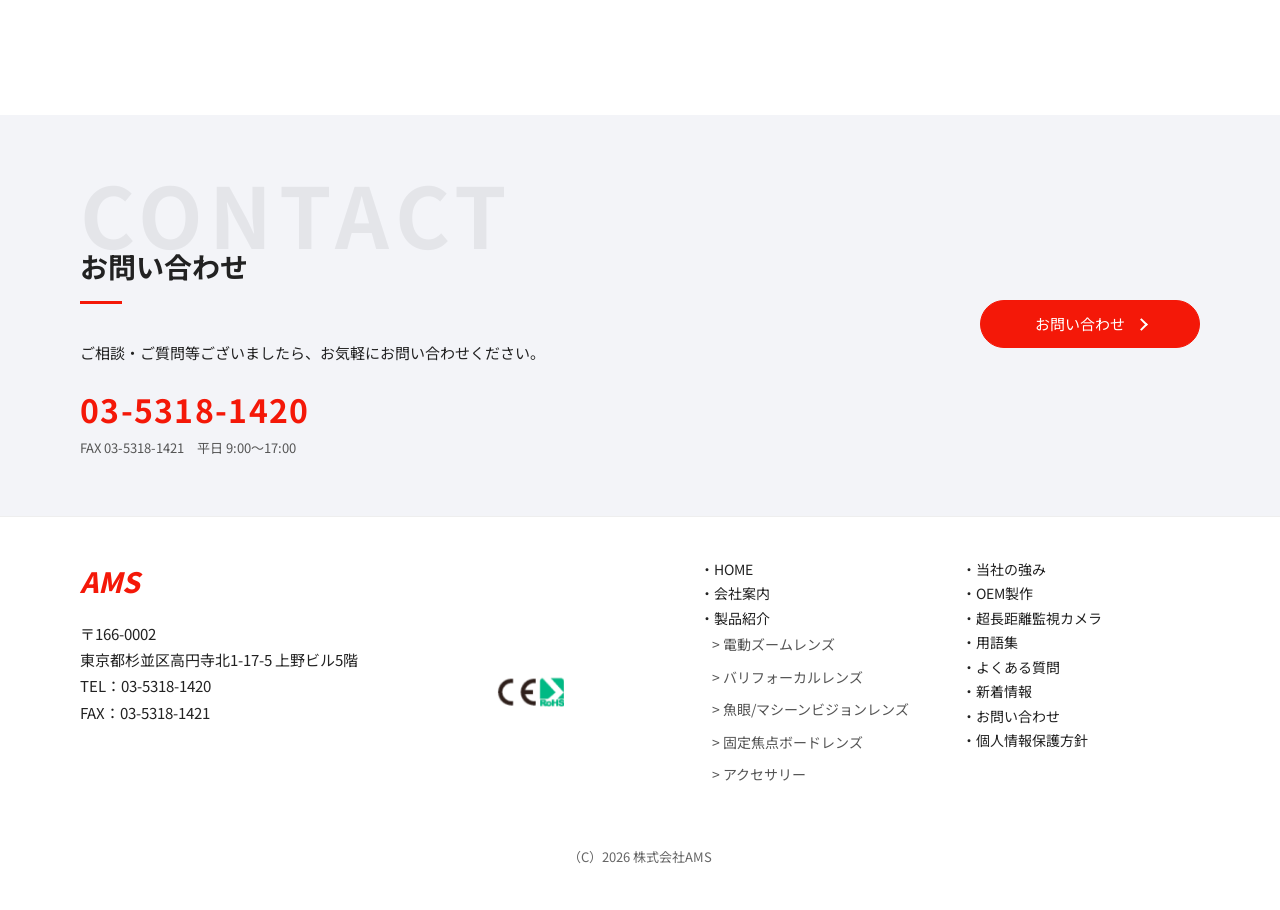
<file: about.html>
<!DOCTYPE html>
<html lang="ja">
<head>
  <meta charset="utf-8">
  <meta name="viewport" content="width=device-width, initial-scale=1">
  <title>会社案内｜株式会社AMS</title>
  <meta name="description" content="株式会社AMSの会社概要、沿革、アクセス。">
  <link rel="preconnect" href="https://fonts.googleapis.com">
  <link rel="preconnect" href="https://fonts.gstatic.com" crossorigin>
  <link href="https://fonts.googleapis.com/css2?family=Noto+Sans+JP:wght@400;700&display=swap" rel="stylesheet">
  <link rel="stylesheet" href="assets/css/style.css">
</head>
<body>
<header class="site-header">
  <div class="logo-bar">
    <a href="index.html"><svg class="logo-mark" width="168" height="54" viewBox="0 0 168 54" role="img" aria-label="AMS"><text x="84" y="42" text-anchor="middle" font-family="Arial, Helvetica, sans-serif" font-size="48" font-style="italic" font-weight="700" fill="#f41808">AMS</text></svg></a>
    <button class="menu-btn" type="button" aria-label="メニュー">メニュー</button>
  </div>
  <nav class="nav" aria-label="主要">
    <ul class="nav-list"><li><a href="index.html">HOME</a></li><li><a href="about.html" aria-current="page">会社案内</a></li><li><a href="product/index.html">製品紹介</a></li><li><a href="feature.html">当社の強み</a></li><li><a href="oem.html">OEM製作</a></li><li><a href="camera.html">超長距離監視カメラ</a></li><li><a href="glossary.html">用語集</a></li><li><a href="faq.html">よくある質問</a></li><li><a href="news.html">新着情報</a></li><li class="lang"><a href="index.html">日本語</a></li><li class="contact"><a href="contact.html">お問い合わせ</a></li></ul>
  </nav>
</header>

<div class="page-hero"><h1 class="jp">会社案内</h1><p class="en">COMPANY</p></div>
<div class="wrap crumb"><a href="index.html">HOME</a> ／ 会社案内</div>
<div class="wrap panel">
  <section class="block">
    <h2 class="sec-title"><span class="en">PROFILE</span><span class="jp">会社概要</span></h2>
    <table class="data"><tr><th>会社名</th><td>株式会社AMS</td></tr><tr><th>住所</th><td>〒166-0002 東京都杉並区高円寺北1-17-5 上野ビル5階</td></tr><tr><th>TEL/FAX</th><td>03-5318-1420 / 03-5318-1421</td></tr><tr><th>設立</th><td>2026年10月1日</td></tr><tr><th>資本金</th><td>6,820万円</td></tr><tr><th>事業内容</th><td>光学機器及び光学関連機器の設計、開発、販売</td></tr><tr><th>役員</th><td>代表取締役　田邑元基<br>執行役員社長　後藤洋二</td></tr><tr><th>従業員数</th><td>11名（その他、外部契約社員1名）</td></tr><tr><th>主要販売先</th><td>国内カメラメーカー、システムインテグレーター<br>海外カメラメーカー、システムインテグレーター</td></tr></table>
  </section>
  <section class="block">
    <h2 class="sec-title"><span class="en">HISTORY</span><span class="jp">会社沿革</span></h2>
    <table class="data"><tr><th>2003年5月6日</th><td>東京都千代田区九段下に設立。</td></tr><tr><th>2003年8月</th><td>非球面を採用したバリフォーカルボードマウントレンズを開発。</td></tr><tr><th>2004年6月</th><td>SENKO ADVANCED COMPONENTS社と海外販路拡大のため提携。</td></tr><tr><th>2004年8月</th><td>F1.0のバリフォーカルボードマウントレンズを開発。</td></tr><tr><th>2010年4月</th><td>深圳（中国）事務所を開設。</td></tr><tr><th>2012年9月</th><td>ISO9001取得。</td></tr><tr><th>2014年4月</th><td>3メガピクセル/5メガピクセル バリフォーカルCSマウントレンズを開発。</td></tr><tr><th>2014年5月</th><td>ソウル（韓国）事務所を開設。</td></tr><tr><th>2016年8月</th><td>FA・マシーンビジョン関連光学機器の取り扱い開始。ODM事業を拡大。</td></tr><tr><th>2016年9月</th><td>CITYCOM TECHNOLOGY T LTD.（タンザニア、東アフリカ）に出資。</td></tr><tr><th>2017年4月</th><td>長距離監視用の電動ズームの事業を拡大。</td></tr><tr><th>2020年9月</th><td>東京都杉並区高円寺北に移転。</td></tr><tr><th>2026年10月1日</th><td>株式会社AMSを設立。</td></tr></table>
  </section>
  <section class="block">
    <h2 class="sec-title"><span class="en">ACTIVE FIELDS</span><span class="jp">活躍している業界</span></h2>
    <div class="field-grid"><div><strong>防犯</strong><span>ドーム・ブレット・ボックスカメラ向けレンズ</span></div><div><strong>防衛</strong><span>国境・港湾・長距離監視向けレンズ</span></div><div><strong>工業</strong><span>マシーンビジョン・工業向けレンズ（SWIR）レンズ</span></div><div><strong>放送</strong><span>放送映像機器向けレンズ</span></div><div><strong>医療</strong><span>医療用映像機器向けレンズ</span></div><div><strong>車載</strong><span>車載用映像機器向けレンズ</span></div><div><strong>ドローン</strong><span>ドローン用映像機器向けレンズ</span></div><div><strong>ロボット</strong><span>ロボット用映像機器向けレンズ</span></div><div><strong>航空</strong><span>航空用映像機器向けレンズ</span></div><div><strong>宇宙</strong><span>宇宙用映像機器向けレンズ</span></div></div>
  </section>
  <section class="block">
    <h2 class="sec-title"><span class="en">CUSTOM DEVELOPMENT</span><span class="jp">カスタム開発事例</span></h2>
    <div class="field-grid"><div><strong>防犯</strong><span>パノラマカメラ向けボードレンズ</span></div><div><strong>工業</strong><span>ハンディー3Dスキャナー向けボードレンズ</span></div><div><strong>防衛</strong><span>防衛システム機器向け短波長赤外線（SWIR）レンズ</span></div><div><strong>UAV</strong><span>UAVシステム向けミラーレンズ</span></div></div>
  </section>
  <section class="block">
    <h2 class="sec-title"><span class="en">ACCESS MAP</span><span class="jp">アクセスマップ</span></h2>
    <div class="map-grid">
      <div>
        <p><strong>＜日本本社＞</strong><br>〒166-0002 東京都杉並区高円寺北1-17-5 上野ビル5階<br>TEL：<a href="tel:0353181420">03-5318-1420</a> / FAX：03-5318-1421</p>
        <iframe title="日本本社の地図" src="https://maps.google.com/maps?q=東京都杉並区高円寺北1-17-5&output=embed" loading="lazy"></iframe>
      </div>
      <div>
        <p><strong>＜中国支社＞</strong><br>25A, HaiYing DaSha, Cai Hong Xindu, No.3002,<br>Caitian Nan Road, FuTian District, ShenZhen China</p>
        <iframe title="中国支社の地図" src="https://maps.google.com/maps?q=Caitian%20Nan%20Road%20Futian%20Shenzhen&output=embed" loading="lazy"></iframe>
      </div>
    </div>
  </section>
</div>

<section class="contact-band">
  <div class="wrap inner">
    <div>
      <h2 class="sec-title left"><span class="en">CONTACT</span><span class="jp">お問い合わせ</span></h2>
      <p>ご相談・ご質問等ございましたら、お気軽にお問い合わせください。</p>
      <a class="phone" href="tel:0353181420">03-5318-1420<small>FAX 03-5318-1421　平日 9:00～17:00</small></a>
    </div>
    <p><a class="btn-pill" href="contact.html">お問い合わせ</a></p>
  </div>
</section>
<footer class="site-footer">
  <div class="wrap foot">
    <div>
      <a class="foot-brand" href="index.html">AMS</a>
      <p>〒166-0002<br>東京都杉並区高円寺北1-17-5 上野ビル5階<br>
      <a href="tel:0353181420">TEL：03-5318-1420</a><br>FAX：03-5318-1421</p>
    </div>
    <div class="marks"><img src="assets/img/ce.png" alt="CE RoHS"></div>
    <div class="foot-nav">
      <ul><li><a href="index.html">・HOME</a></li><li><a href="about.html">・会社案内</a></li><li><a href="product/index.html">・製品紹介</a></li><li class="sub"><a href="product/index.html">&gt; 電動ズームレンズ</a></li><li class="sub"><a href="product/varifocal.html">&gt; バリフォーカルレンズ</a></li><li class="sub"><a href="product/fisheye.html">&gt; 魚眼/マシーンビジョンレンズ</a></li><li class="sub"><a href="product/board.html">&gt; 固定焦点ボードレンズ</a></li><li class="sub"><a href="product/accessory.html">&gt; アクセサリー</a></li></ul>
      <ul><li><a href="feature.html">・当社の強み</a></li><li><a href="oem.html">・OEM製作</a></li><li><a href="camera.html">・超長距離監視カメラ</a></li><li><a href="glossary.html">・用語集</a></li><li><a href="faq.html">・よくある質問</a></li><li><a href="news.html">・新着情報</a></li><li><a href="contact.html">・お問い合わせ</a></li><li><a href="contact.html#pp">・個人情報保護方針</a></li></ul>
    </div>
  </div>
</footer>
<p class="copy">（C）2026 株式会社AMS</p>
<button class="to-top" type="button" aria-label="ページ上部へ">↑</button>
<script src="assets/js/site.js"></script>
</body>
</html>
</file>
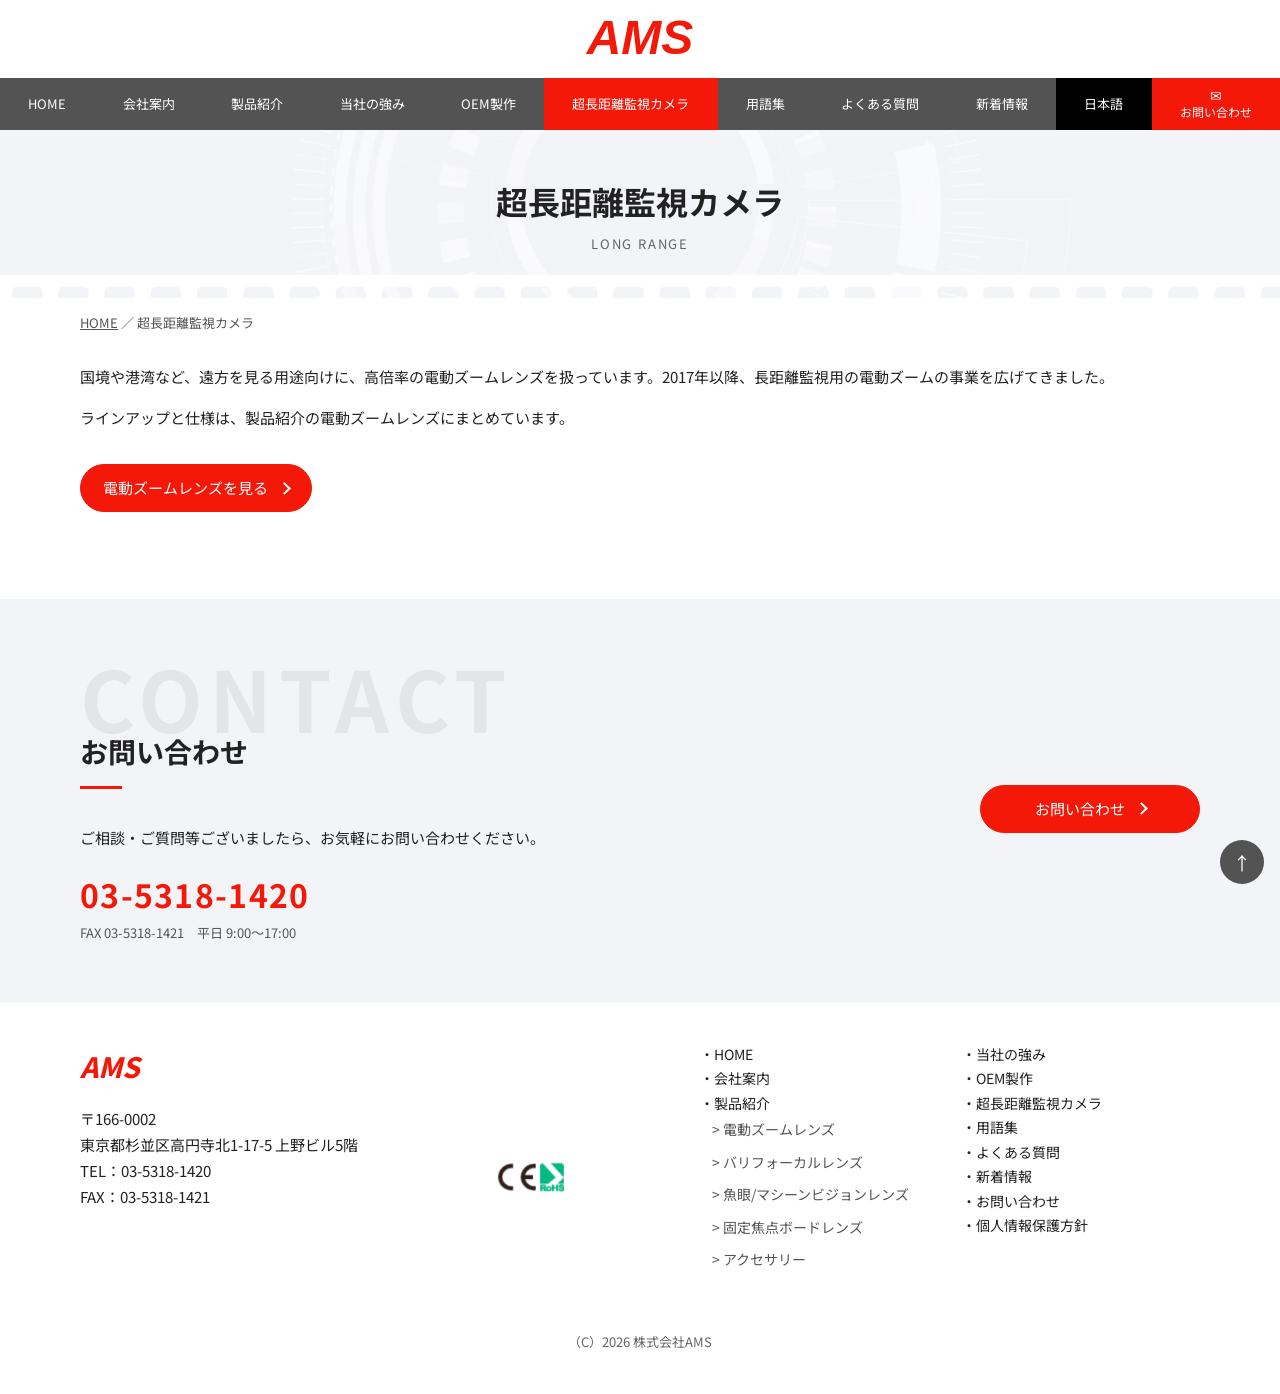
<file: camera.html>
<!DOCTYPE html>
<html lang="ja">
<head>
  <meta charset="utf-8">
  <meta name="viewport" content="width=device-width, initial-scale=1">
  <title>超長距離監視カメラ｜株式会社AMS</title>
  <meta name="description" content="長距離監視向けの電動ズームレンズ。">
  <link rel="preconnect" href="https://fonts.googleapis.com">
  <link rel="preconnect" href="https://fonts.gstatic.com" crossorigin>
  <link href="https://fonts.googleapis.com/css2?family=Noto+Sans+JP:wght@400;700&display=swap" rel="stylesheet">
  <link rel="stylesheet" href="assets/css/style.css">
</head>
<body>
<header class="site-header">
  <div class="logo-bar">
    <a href="index.html"><svg class="logo-mark" width="168" height="54" viewBox="0 0 168 54" role="img" aria-label="AMS"><text x="84" y="42" text-anchor="middle" font-family="Arial, Helvetica, sans-serif" font-size="48" font-style="italic" font-weight="700" fill="#f41808">AMS</text></svg></a>
    <button class="menu-btn" type="button" aria-label="メニュー">メニュー</button>
  </div>
  <nav class="nav" aria-label="主要">
    <ul class="nav-list"><li><a href="index.html">HOME</a></li><li><a href="about.html">会社案内</a></li><li><a href="product/index.html">製品紹介</a></li><li><a href="feature.html">当社の強み</a></li><li><a href="oem.html">OEM製作</a></li><li><a href="camera.html" aria-current="page">超長距離監視カメラ</a></li><li><a href="glossary.html">用語集</a></li><li><a href="faq.html">よくある質問</a></li><li><a href="news.html">新着情報</a></li><li class="lang"><a href="index.html">日本語</a></li><li class="contact"><a href="contact.html">お問い合わせ</a></li></ul>
  </nav>
</header>

<div class="page-hero"><h1 class="jp">超長距離監視カメラ</h1><p class="en">LONG RANGE</p></div>
<div class="wrap crumb"><a href="index.html">HOME</a> ／ 超長距離監視カメラ</div>
<div class="wrap panel">
  <p>国境や港湾など、遠方を見る用途向けに、高倍率の電動ズームレンズを扱っています。2017年以降、長距離監視用の電動ズームの事業を広げてきました。</p>
  <p>ラインアップと仕様は、製品紹介の電動ズームレンズにまとめています。</p>
  <p><a class="btn-pill" href="product/index.html">電動ズームレンズを見る</a></p>
</div>

<section class="contact-band">
  <div class="wrap inner">
    <div>
      <h2 class="sec-title left"><span class="en">CONTACT</span><span class="jp">お問い合わせ</span></h2>
      <p>ご相談・ご質問等ございましたら、お気軽にお問い合わせください。</p>
      <a class="phone" href="tel:0353181420">03-5318-1420<small>FAX 03-5318-1421　平日 9:00～17:00</small></a>
    </div>
    <p><a class="btn-pill" href="contact.html">お問い合わせ</a></p>
  </div>
</section>
<footer class="site-footer">
  <div class="wrap foot">
    <div>
      <a class="foot-brand" href="index.html">AMS</a>
      <p>〒166-0002<br>東京都杉並区高円寺北1-17-5 上野ビル5階<br>
      <a href="tel:0353181420">TEL：03-5318-1420</a><br>FAX：03-5318-1421</p>
    </div>
    <div class="marks"><img src="assets/img/ce.png" alt="CE RoHS"></div>
    <div class="foot-nav">
      <ul><li><a href="index.html">・HOME</a></li><li><a href="about.html">・会社案内</a></li><li><a href="product/index.html">・製品紹介</a></li><li class="sub"><a href="product/index.html">&gt; 電動ズームレンズ</a></li><li class="sub"><a href="product/varifocal.html">&gt; バリフォーカルレンズ</a></li><li class="sub"><a href="product/fisheye.html">&gt; 魚眼/マシーンビジョンレンズ</a></li><li class="sub"><a href="product/board.html">&gt; 固定焦点ボードレンズ</a></li><li class="sub"><a href="product/accessory.html">&gt; アクセサリー</a></li></ul>
      <ul><li><a href="feature.html">・当社の強み</a></li><li><a href="oem.html">・OEM製作</a></li><li><a href="camera.html">・超長距離監視カメラ</a></li><li><a href="glossary.html">・用語集</a></li><li><a href="faq.html">・よくある質問</a></li><li><a href="news.html">・新着情報</a></li><li><a href="contact.html">・お問い合わせ</a></li><li><a href="contact.html#pp">・個人情報保護方針</a></li></ul>
    </div>
  </div>
</footer>
<p class="copy">（C）2026 株式会社AMS</p>
<button class="to-top" type="button" aria-label="ページ上部へ">↑</button>
<script src="assets/js/site.js"></script>
</body>
</html>
</file>
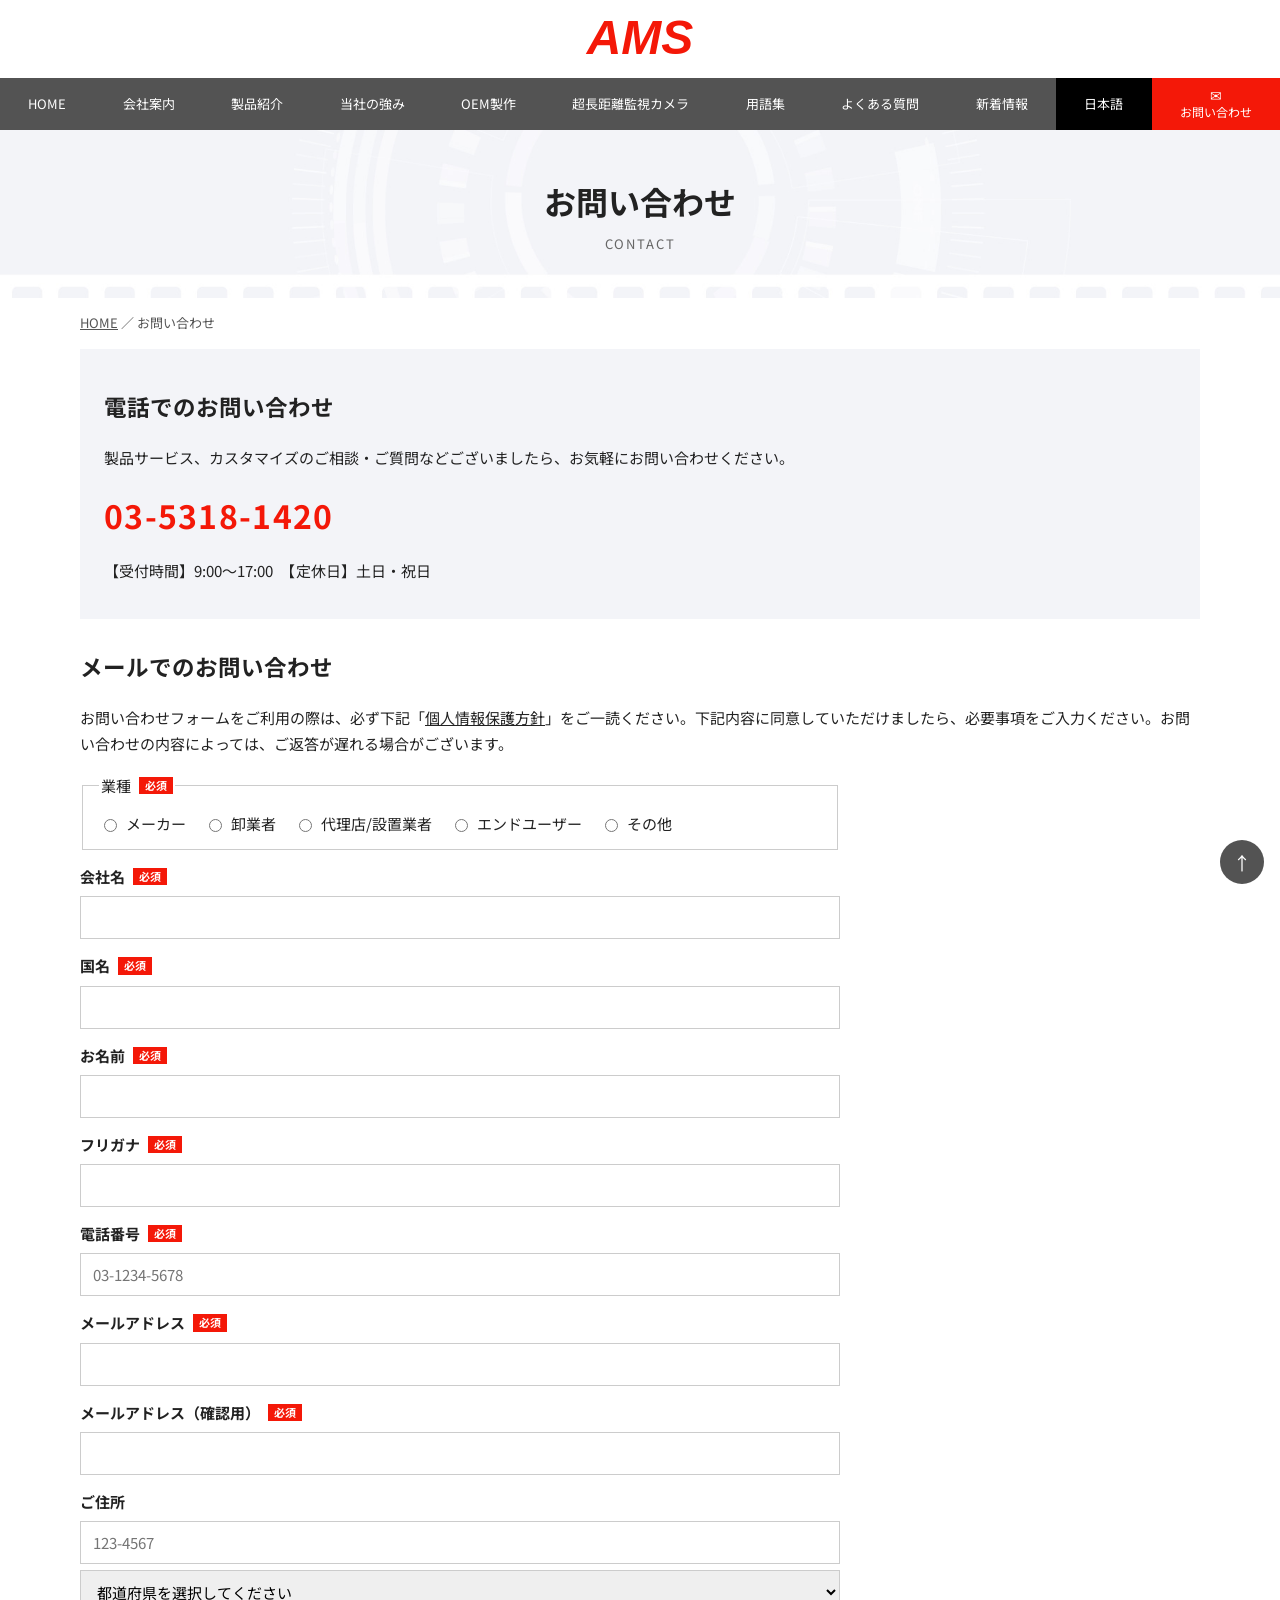
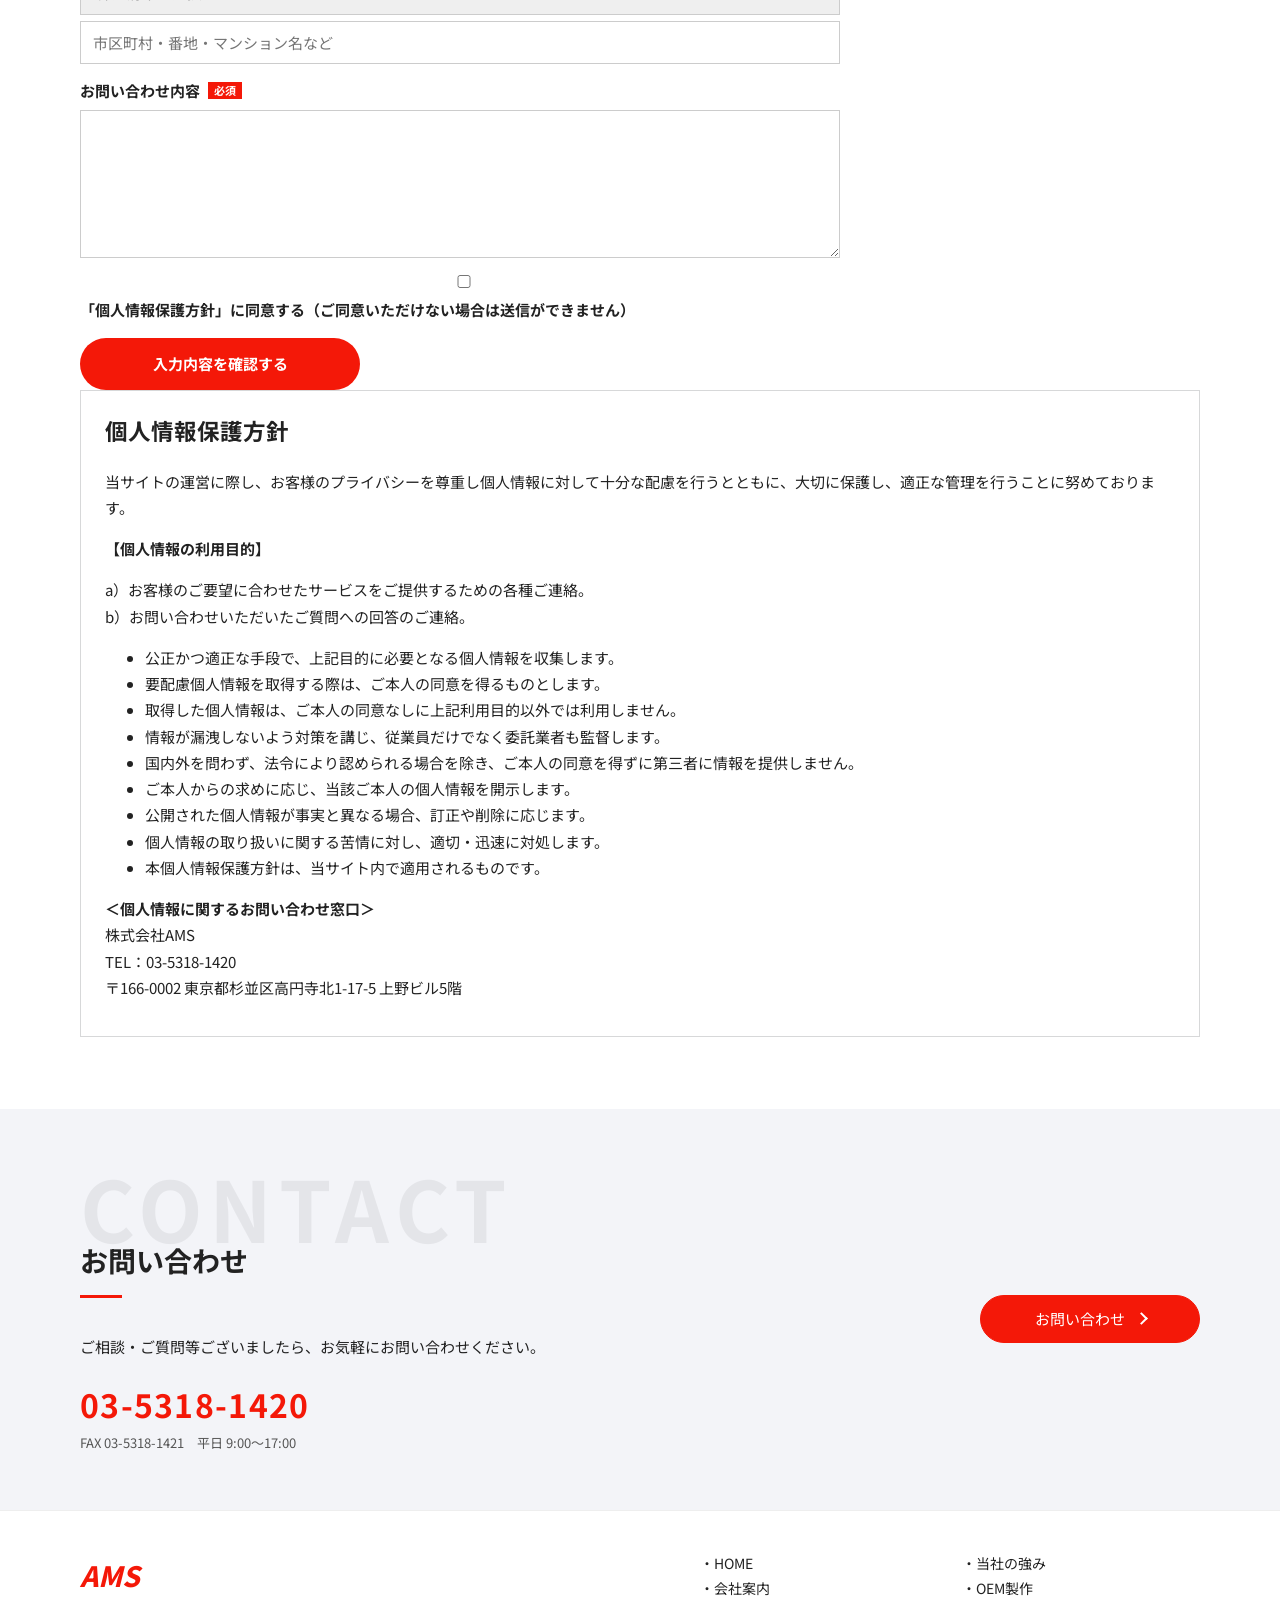
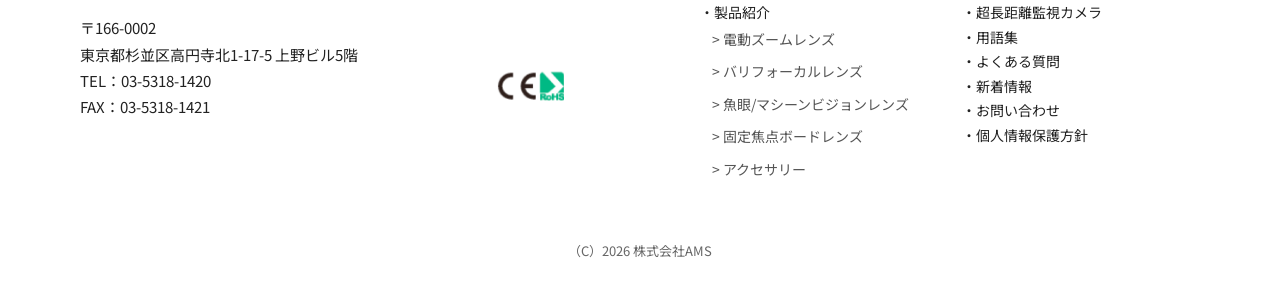
<file: contact.html>
<!DOCTYPE html>
<html lang="ja">
<head>
  <meta charset="utf-8">
  <meta name="viewport" content="width=device-width, initial-scale=1">
  <title>お問い合わせ｜株式会社AMS</title>
  <meta name="description" content="株式会社AMSへのお問い合わせ。">
  <link rel="preconnect" href="https://fonts.googleapis.com">
  <link rel="preconnect" href="https://fonts.gstatic.com" crossorigin>
  <link href="https://fonts.googleapis.com/css2?family=Noto+Sans+JP:wght@400;700&display=swap" rel="stylesheet">
  <link rel="stylesheet" href="assets/css/style.css">
</head>
<body>
<header class="site-header">
  <div class="logo-bar">
    <a href="index.html"><svg class="logo-mark" width="168" height="54" viewBox="0 0 168 54" role="img" aria-label="AMS"><text x="84" y="42" text-anchor="middle" font-family="Arial, Helvetica, sans-serif" font-size="48" font-style="italic" font-weight="700" fill="#f41808">AMS</text></svg></a>
    <button class="menu-btn" type="button" aria-label="メニュー">メニュー</button>
  </div>
  <nav class="nav" aria-label="主要">
    <ul class="nav-list"><li><a href="index.html">HOME</a></li><li><a href="about.html">会社案内</a></li><li><a href="product/index.html">製品紹介</a></li><li><a href="feature.html">当社の強み</a></li><li><a href="oem.html">OEM製作</a></li><li><a href="camera.html">超長距離監視カメラ</a></li><li><a href="glossary.html">用語集</a></li><li><a href="faq.html">よくある質問</a></li><li><a href="news.html">新着情報</a></li><li class="lang"><a href="index.html">日本語</a></li><li class="contact"><a href="contact.html">お問い合わせ</a></li></ul>
  </nav>
</header>

<div class="page-hero"><h1 class="jp">お問い合わせ</h1><p class="en">CONTACT</p></div>
<div class="wrap crumb"><a href="index.html">HOME</a> ／ お問い合わせ</div>
<div class="wrap panel">
  <section class="tel-box">
    <h2>電話でのお問い合わせ</h2>
    <p>製品サービス、カスタマイズのご相談・ご質問などございましたら、お気軽にお問い合わせください。</p>
    <p><a class="phone" href="tel:0353181420">03-5318-1420</a></p>
    <p>【受付時間】9:00～17:00　【定休日】土日・祝日</p>
  </section>
  <section>
    <h2>メールでのお問い合わせ</h2>
    <p>お問い合わせフォームをご利用の際は、必ず下記「<a href="#pp">個人情報保護方針</a>」をご一読ください。下記内容に同意していただけましたら、必要事項をご入力ください。お問い合わせの内容によっては、ご返答が遅れる場合がございます。</p>
    <form id="contact-form" class="form">
      <fieldset>
        <legend><span class="req">業種</span></legend>
        <div class="checks"><label><input type="radio" name="業種" value="メーカー" required> メーカー</label><label><input type="radio" name="業種" value="卸業者" required> 卸業者</label><label><input type="radio" name="業種" value="代理店/設置業者" required> 代理店/設置業者</label><label><input type="radio" name="業種" value="エンドユーザー" required> エンドユーザー</label><label><input type="radio" name="業種" value="その他" required> その他</label></div>
      </fieldset>
      <label><span class="req">会社名</span><input name="会社名" required></label>
      <label><span class="req">国名</span><input name="国名" required></label>
      <label><span class="req">お名前</span><input name="お名前" required></label>
      <label><span class="req">フリガナ</span><input name="フリガナ" required></label>
      <label><span class="req">電話番号</span><input name="電話番号" required placeholder="03-1234-5678"></label>
      <label><span class="req">メールアドレス</span><input type="email" name="メールアドレス" required></label>
      <label><span class="req">メールアドレス（確認用）</span><input type="email" name="メールアドレス（確認用）" required></label>
      <label>ご住所
        <input name="郵便番号" placeholder="123-4567">
        <select name="都道府県"><option value="">都道府県を選択してください</option><option>北海道</option><option>青森県</option><option>岩手県</option><option>宮城県</option><option>秋田県</option><option>山形県</option><option>福島県</option><option>茨城県</option><option>栃木県</option><option>群馬県</option><option>埼玉県</option><option>千葉県</option><option>東京都</option><option>神奈川県</option><option>新潟県</option><option>富山県</option><option>石川県</option><option>福井県</option><option>山梨県</option><option>長野県</option><option>岐阜県</option><option>静岡県</option><option>愛知県</option><option>三重県</option><option>滋賀県</option><option>京都府</option><option>大阪府</option><option>兵庫県</option><option>奈良県</option><option>和歌山県</option><option>鳥取県</option><option>島根県</option><option>岡山県</option><option>広島県</option><option>山口県</option><option>徳島県</option><option>香川県</option><option>愛媛県</option><option>高知県</option><option>福岡県</option><option>佐賀県</option><option>長崎県</option><option>熊本県</option><option>大分県</option><option>宮崎県</option><option>鹿児島県</option><option>沖縄県</option></select>
        <input name="市区町村・番地" placeholder="市区町村・番地・マンション名など">
      </label>
      <label><span class="req">お問い合わせ内容</span><textarea name="お問い合わせ内容" rows="6" required></textarea></label>
      <label class="agree"><input type="checkbox" name="agree" required> 「個人情報保護方針」に同意する（ご同意いただけない場合は送信ができません）</label>
      <button type="submit">入力内容を確認する</button>
    </form>
    <div id="form-result" class="form-result" hidden></div>
  </section>
  <section class="policy" id="pp">
    <h2>個人情報保護方針</h2>
    <p>当サイトの運営に際し、お客様のプライバシーを尊重し個人情報に対して十分な配慮を行うとともに、大切に保護し、適正な管理を行うことに努めております。</p>
    <p><strong>【個人情報の利用目的】</strong></p>
    <p>a）お客様のご要望に合わせたサービスをご提供するための各種ご連絡。<br>b）お問い合わせいただいたご質問への回答のご連絡。</p>
    <ul>
      <li>公正かつ適正な手段で、上記目的に必要となる個人情報を収集します。</li>
      <li>要配慮個人情報を取得する際は、ご本人の同意を得るものとします。</li>
      <li>取得した個人情報は、ご本人の同意なしに上記利用目的以外では利用しません。</li>
      <li>情報が漏洩しないよう対策を講じ、従業員だけでなく委託業者も監督します。</li>
      <li>国内外を問わず、法令により認められる場合を除き、ご本人の同意を得ずに第三者に情報を提供しません。</li>
      <li>ご本人からの求めに応じ、当該ご本人の個人情報を開示します。</li>
      <li>公開された個人情報が事実と異なる場合、訂正や削除に応じます。</li>
      <li>個人情報の取り扱いに関する苦情に対し、適切・迅速に対処します。</li>
      <li>本個人情報保護方針は、当サイト内で適用されるものです。</li>
    </ul>
    <p><strong>＜個人情報に関するお問い合わせ窓口＞</strong><br>株式会社AMS<br>TEL：03-5318-1420<br>〒166-0002 東京都杉並区高円寺北1-17-5 上野ビル5階</p>
  </section>
</div>

<section class="contact-band">
  <div class="wrap inner">
    <div>
      <h2 class="sec-title left"><span class="en">CONTACT</span><span class="jp">お問い合わせ</span></h2>
      <p>ご相談・ご質問等ございましたら、お気軽にお問い合わせください。</p>
      <a class="phone" href="tel:0353181420">03-5318-1420<small>FAX 03-5318-1421　平日 9:00～17:00</small></a>
    </div>
    <p><a class="btn-pill" href="contact.html">お問い合わせ</a></p>
  </div>
</section>
<footer class="site-footer">
  <div class="wrap foot">
    <div>
      <a class="foot-brand" href="index.html">AMS</a>
      <p>〒166-0002<br>東京都杉並区高円寺北1-17-5 上野ビル5階<br>
      <a href="tel:0353181420">TEL：03-5318-1420</a><br>FAX：03-5318-1421</p>
    </div>
    <div class="marks"><img src="assets/img/ce.png" alt="CE RoHS"></div>
    <div class="foot-nav">
      <ul><li><a href="index.html">・HOME</a></li><li><a href="about.html">・会社案内</a></li><li><a href="product/index.html">・製品紹介</a></li><li class="sub"><a href="product/index.html">&gt; 電動ズームレンズ</a></li><li class="sub"><a href="product/varifocal.html">&gt; バリフォーカルレンズ</a></li><li class="sub"><a href="product/fisheye.html">&gt; 魚眼/マシーンビジョンレンズ</a></li><li class="sub"><a href="product/board.html">&gt; 固定焦点ボードレンズ</a></li><li class="sub"><a href="product/accessory.html">&gt; アクセサリー</a></li></ul>
      <ul><li><a href="feature.html">・当社の強み</a></li><li><a href="oem.html">・OEM製作</a></li><li><a href="camera.html">・超長距離監視カメラ</a></li><li><a href="glossary.html">・用語集</a></li><li><a href="faq.html">・よくある質問</a></li><li><a href="news.html">・新着情報</a></li><li><a href="contact.html">・お問い合わせ</a></li><li><a href="contact.html#pp">・個人情報保護方針</a></li></ul>
    </div>
  </div>
</footer>
<p class="copy">（C）2026 株式会社AMS</p>
<button class="to-top" type="button" aria-label="ページ上部へ">↑</button>
<script src="assets/js/site.js"></script>
</body>
</html>
</file>
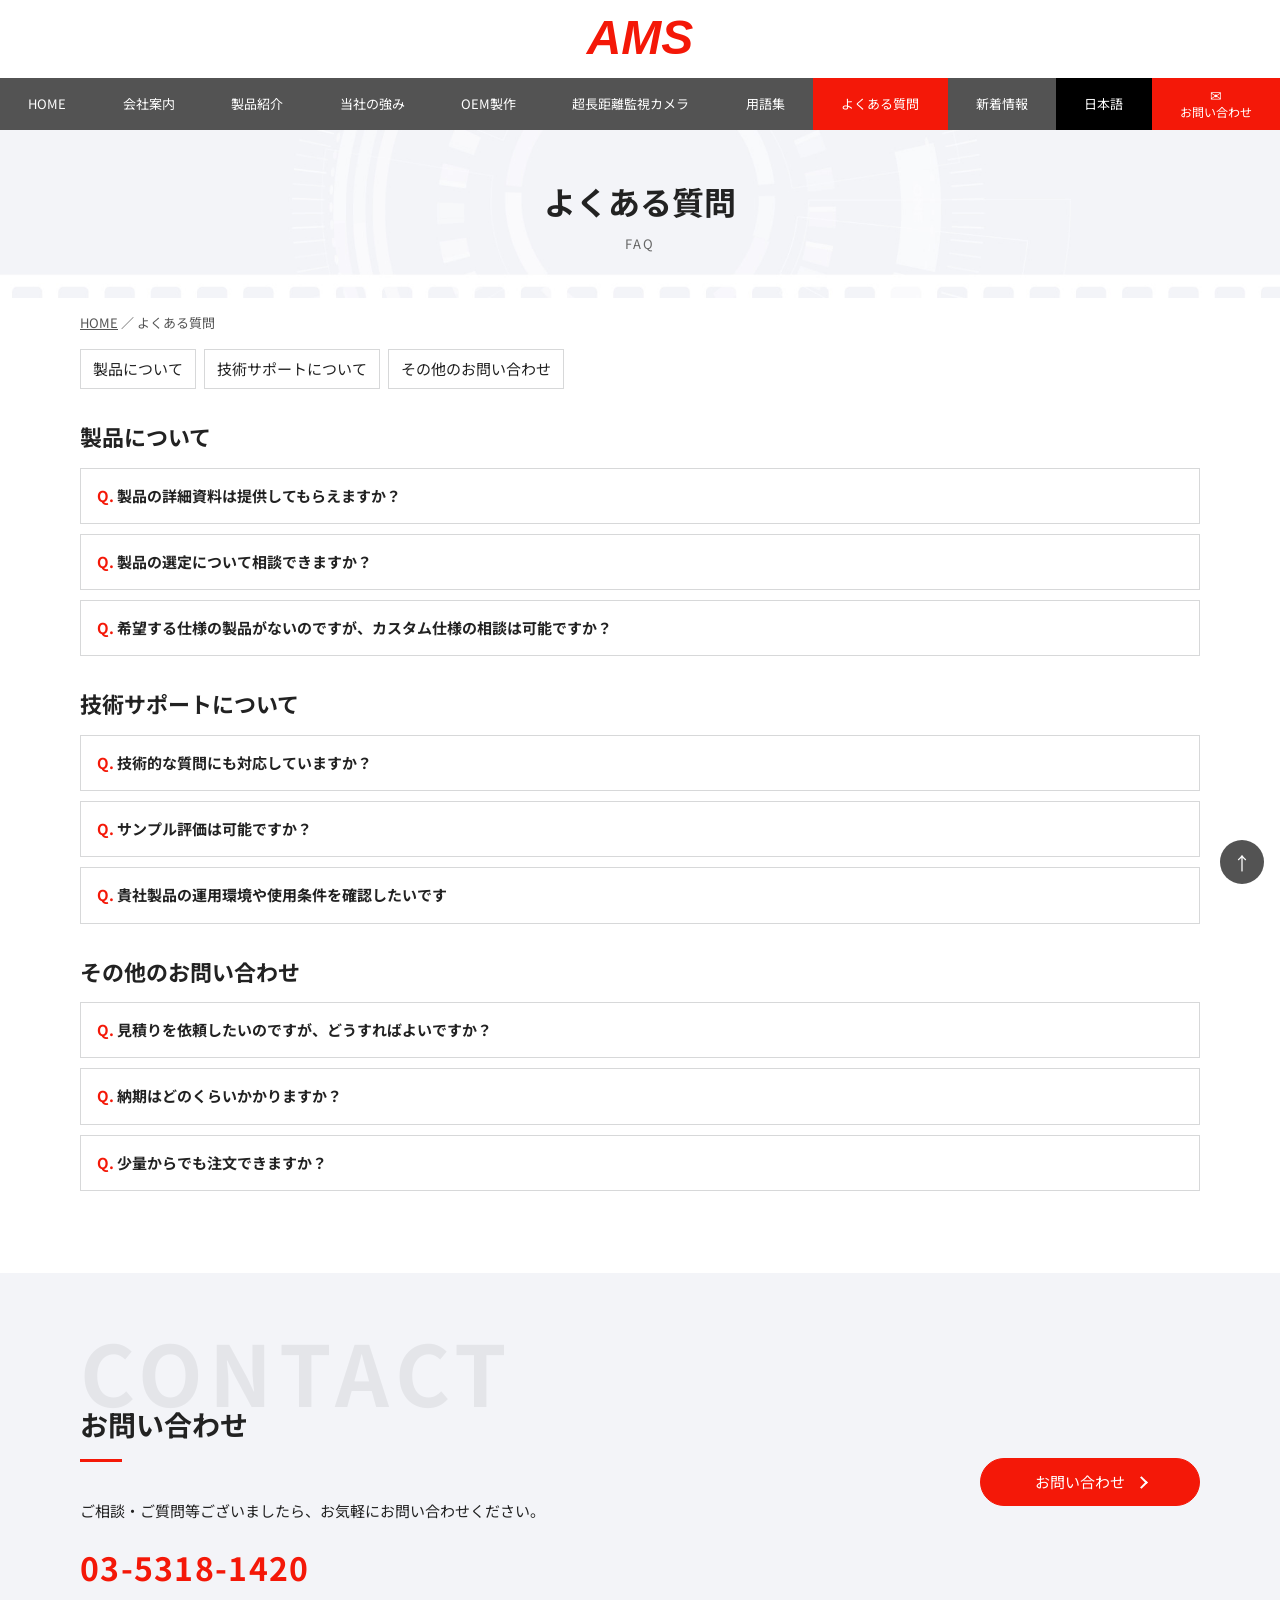
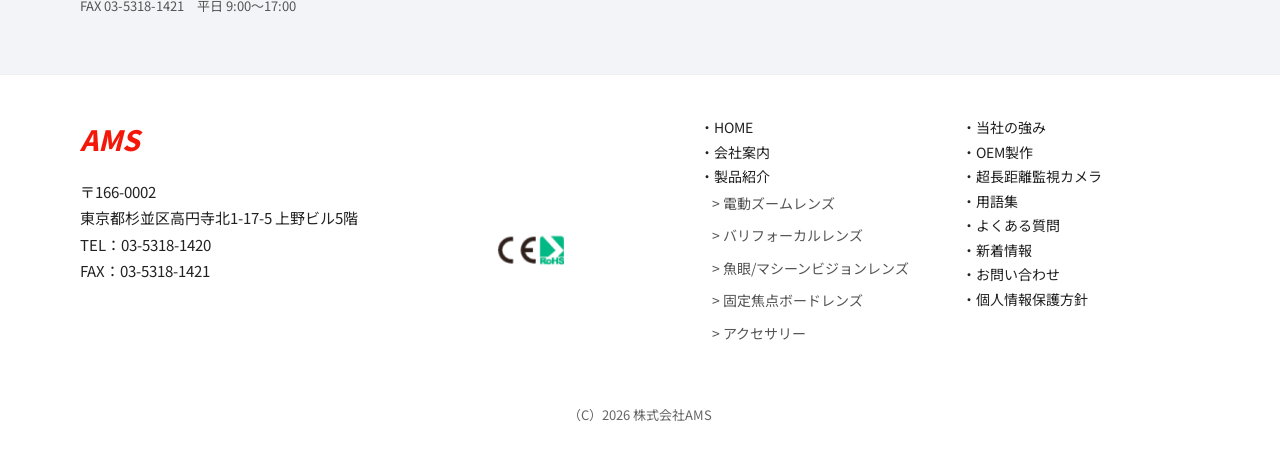
<file: faq.html>
<!DOCTYPE html>
<html lang="ja">
<head>
  <meta charset="utf-8">
  <meta name="viewport" content="width=device-width, initial-scale=1">
  <title>よくある質問｜株式会社AMS</title>
  <meta name="description" content="製品、技術サポート、見積りに関するよくある質問。">
  <link rel="preconnect" href="https://fonts.googleapis.com">
  <link rel="preconnect" href="https://fonts.gstatic.com" crossorigin>
  <link href="https://fonts.googleapis.com/css2?family=Noto+Sans+JP:wght@400;700&display=swap" rel="stylesheet">
  <link rel="stylesheet" href="assets/css/style.css">
</head>
<body>
<header class="site-header">
  <div class="logo-bar">
    <a href="index.html"><svg class="logo-mark" width="168" height="54" viewBox="0 0 168 54" role="img" aria-label="AMS"><text x="84" y="42" text-anchor="middle" font-family="Arial, Helvetica, sans-serif" font-size="48" font-style="italic" font-weight="700" fill="#f41808">AMS</text></svg></a>
    <button class="menu-btn" type="button" aria-label="メニュー">メニュー</button>
  </div>
  <nav class="nav" aria-label="主要">
    <ul class="nav-list"><li><a href="index.html">HOME</a></li><li><a href="about.html">会社案内</a></li><li><a href="product/index.html">製品紹介</a></li><li><a href="feature.html">当社の強み</a></li><li><a href="oem.html">OEM製作</a></li><li><a href="camera.html">超長距離監視カメラ</a></li><li><a href="glossary.html">用語集</a></li><li><a href="faq.html" aria-current="page">よくある質問</a></li><li><a href="news.html">新着情報</a></li><li class="lang"><a href="index.html">日本語</a></li><li class="contact"><a href="contact.html">お問い合わせ</a></li></ul>
  </nav>
</header>

<div class="page-hero"><h1 class="jp">よくある質問</h1><p class="en">FAQ</p></div>
<div class="wrap crumb"><a href="index.html">HOME</a> ／ よくある質問</div>
<div class="wrap panel">
  <nav class="glossary-nav"><a href="#f1">製品について</a><a href="#f2">技術サポートについて</a><a href="#f3">その他のお問い合わせ</a></nav>
  <section class="faq"><h2 id="f1">製品について</h2><details><summary>製品の詳細資料は提供してもらえますか？</summary><p>はい、製品ごとに仕様書ダウンロードのリンクがありますのでそこから入手が可能です。また、お問い合わせフォームよりご依頼いただければ、用途に応じて資料をご案内いたします。</p></details><details><summary>製品の選定について相談できますか？</summary><p>はい。ご使用環境や目的に応じて、適切な製品選定をご案内いたします。</p></details><details><summary>希望する仕様の製品がないのですが、カスタム仕様の相談は可能ですか？</summary><p>はい、カタログに掲載されていない製品のご紹介やカスタム開発も承っておりますので、ご相談ください。</p></details></section><section class="faq"><h2 id="f2">技術サポートについて</h2><details><summary>技術的な質問にも対応していますか？</summary><p>はい。仕様確認や導入前の技術的なご相談に対応しています。</p></details><details><summary>サンプル評価は可能ですか？</summary><p>製品や使用条件によって異なりますので個別にお問い合わせください。</p></details><details><summary>貴社製品の運用環境や使用条件を確認したいです</summary><p>お問い合わせフォームから個別にご相談ください。貴社で使用する環境や希望する運用条件を添えてご連絡いただけると、効率的にご回答できます。</p></details></section><section class="faq"><h2 id="f3">その他のお問い合わせ</h2><details><summary>見積りを依頼したいのですが、どうすればよいですか？</summary><p>お問い合わせフォームより、製品名、ご使用用途、数量などをお知らせください。</p></details><details><summary>納期はどのくらいかかりますか？</summary><p>製品の種類、仕様、数量により異なりますので個別にお問い合わせください。</p></details><details><summary>少量からでも注文できますか？</summary><p>製品や在庫状況によって異なりますが、少量サンプルからロット納品まで幅広く対応しておりますので個別にお問い合わせください。</p></details></section>
</div>

<section class="contact-band">
  <div class="wrap inner">
    <div>
      <h2 class="sec-title left"><span class="en">CONTACT</span><span class="jp">お問い合わせ</span></h2>
      <p>ご相談・ご質問等ございましたら、お気軽にお問い合わせください。</p>
      <a class="phone" href="tel:0353181420">03-5318-1420<small>FAX 03-5318-1421　平日 9:00～17:00</small></a>
    </div>
    <p><a class="btn-pill" href="contact.html">お問い合わせ</a></p>
  </div>
</section>
<footer class="site-footer">
  <div class="wrap foot">
    <div>
      <a class="foot-brand" href="index.html">AMS</a>
      <p>〒166-0002<br>東京都杉並区高円寺北1-17-5 上野ビル5階<br>
      <a href="tel:0353181420">TEL：03-5318-1420</a><br>FAX：03-5318-1421</p>
    </div>
    <div class="marks"><img src="assets/img/ce.png" alt="CE RoHS"></div>
    <div class="foot-nav">
      <ul><li><a href="index.html">・HOME</a></li><li><a href="about.html">・会社案内</a></li><li><a href="product/index.html">・製品紹介</a></li><li class="sub"><a href="product/index.html">&gt; 電動ズームレンズ</a></li><li class="sub"><a href="product/varifocal.html">&gt; バリフォーカルレンズ</a></li><li class="sub"><a href="product/fisheye.html">&gt; 魚眼/マシーンビジョンレンズ</a></li><li class="sub"><a href="product/board.html">&gt; 固定焦点ボードレンズ</a></li><li class="sub"><a href="product/accessory.html">&gt; アクセサリー</a></li></ul>
      <ul><li><a href="feature.html">・当社の強み</a></li><li><a href="oem.html">・OEM製作</a></li><li><a href="camera.html">・超長距離監視カメラ</a></li><li><a href="glossary.html">・用語集</a></li><li><a href="faq.html">・よくある質問</a></li><li><a href="news.html">・新着情報</a></li><li><a href="contact.html">・お問い合わせ</a></li><li><a href="contact.html#pp">・個人情報保護方針</a></li></ul>
    </div>
  </div>
</footer>
<p class="copy">（C）2026 株式会社AMS</p>
<button class="to-top" type="button" aria-label="ページ上部へ">↑</button>
<script src="assets/js/site.js"></script>
</body>
</html>
</file>
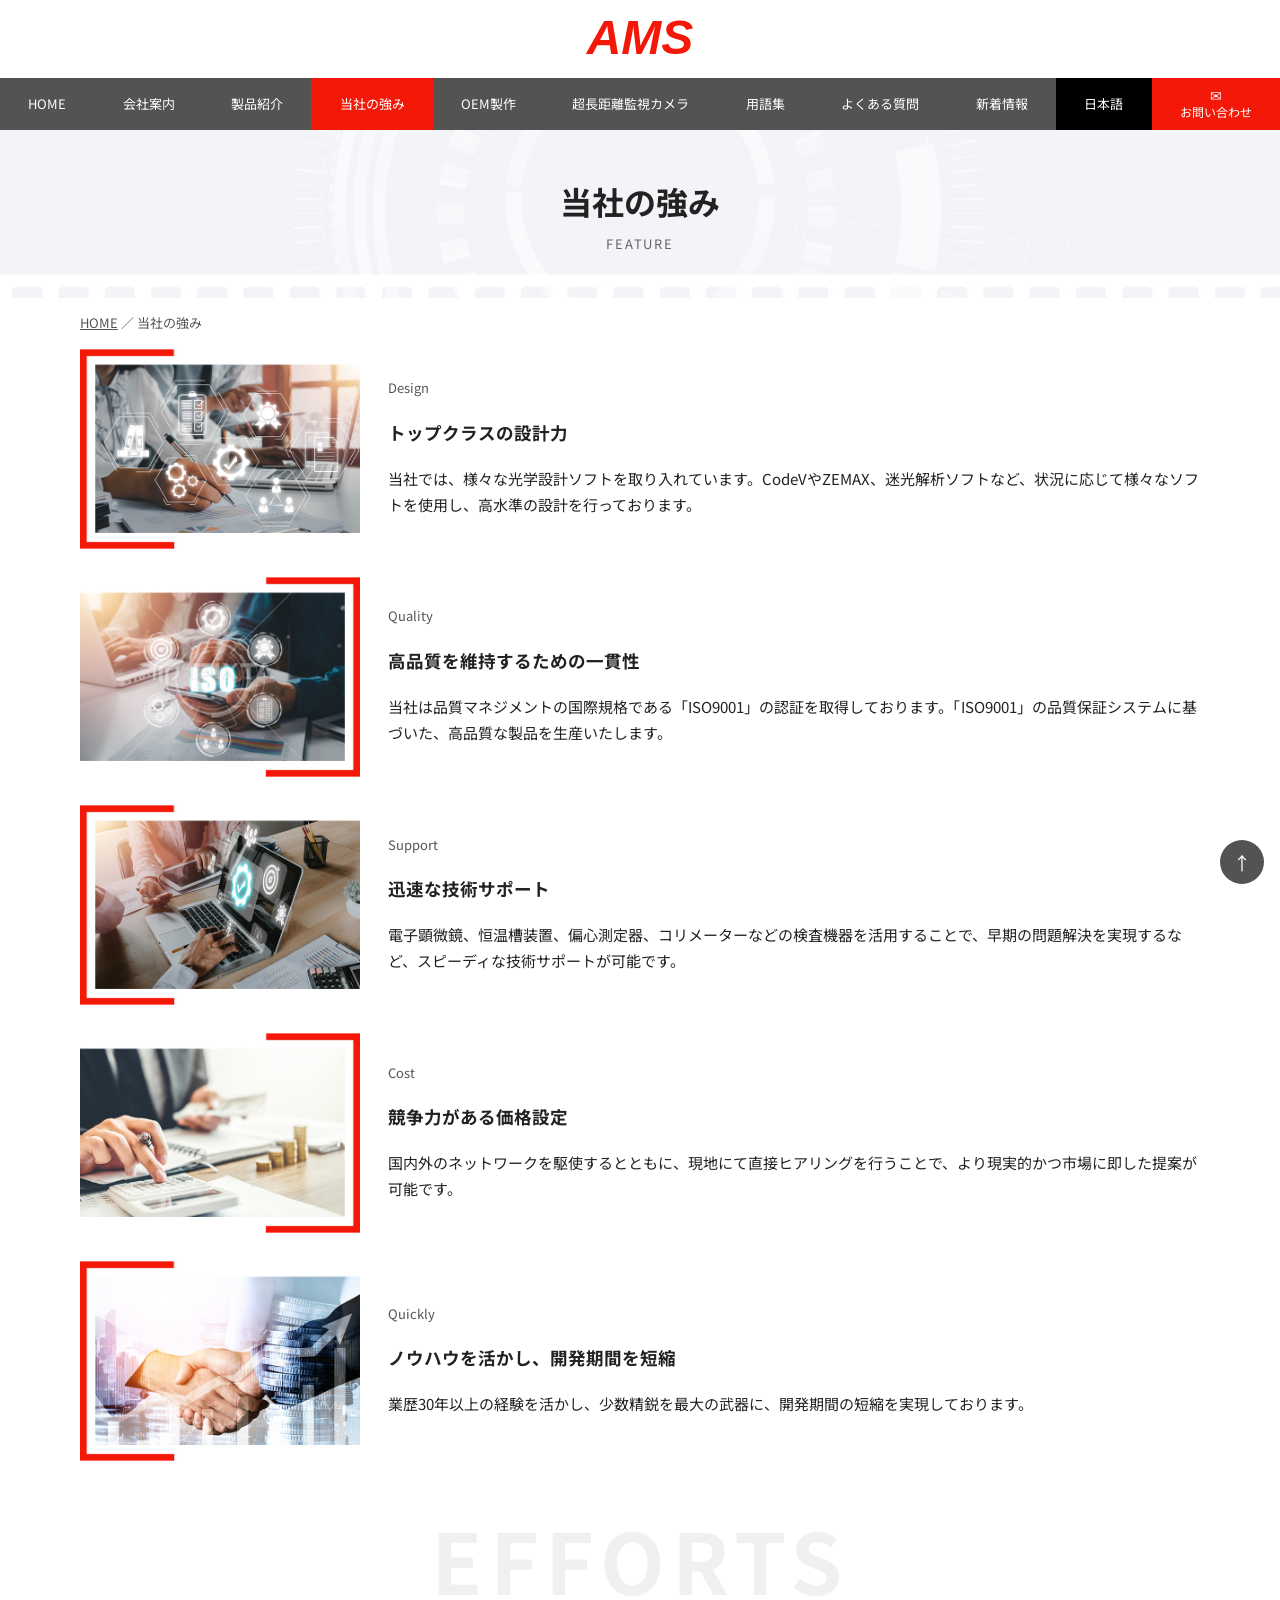
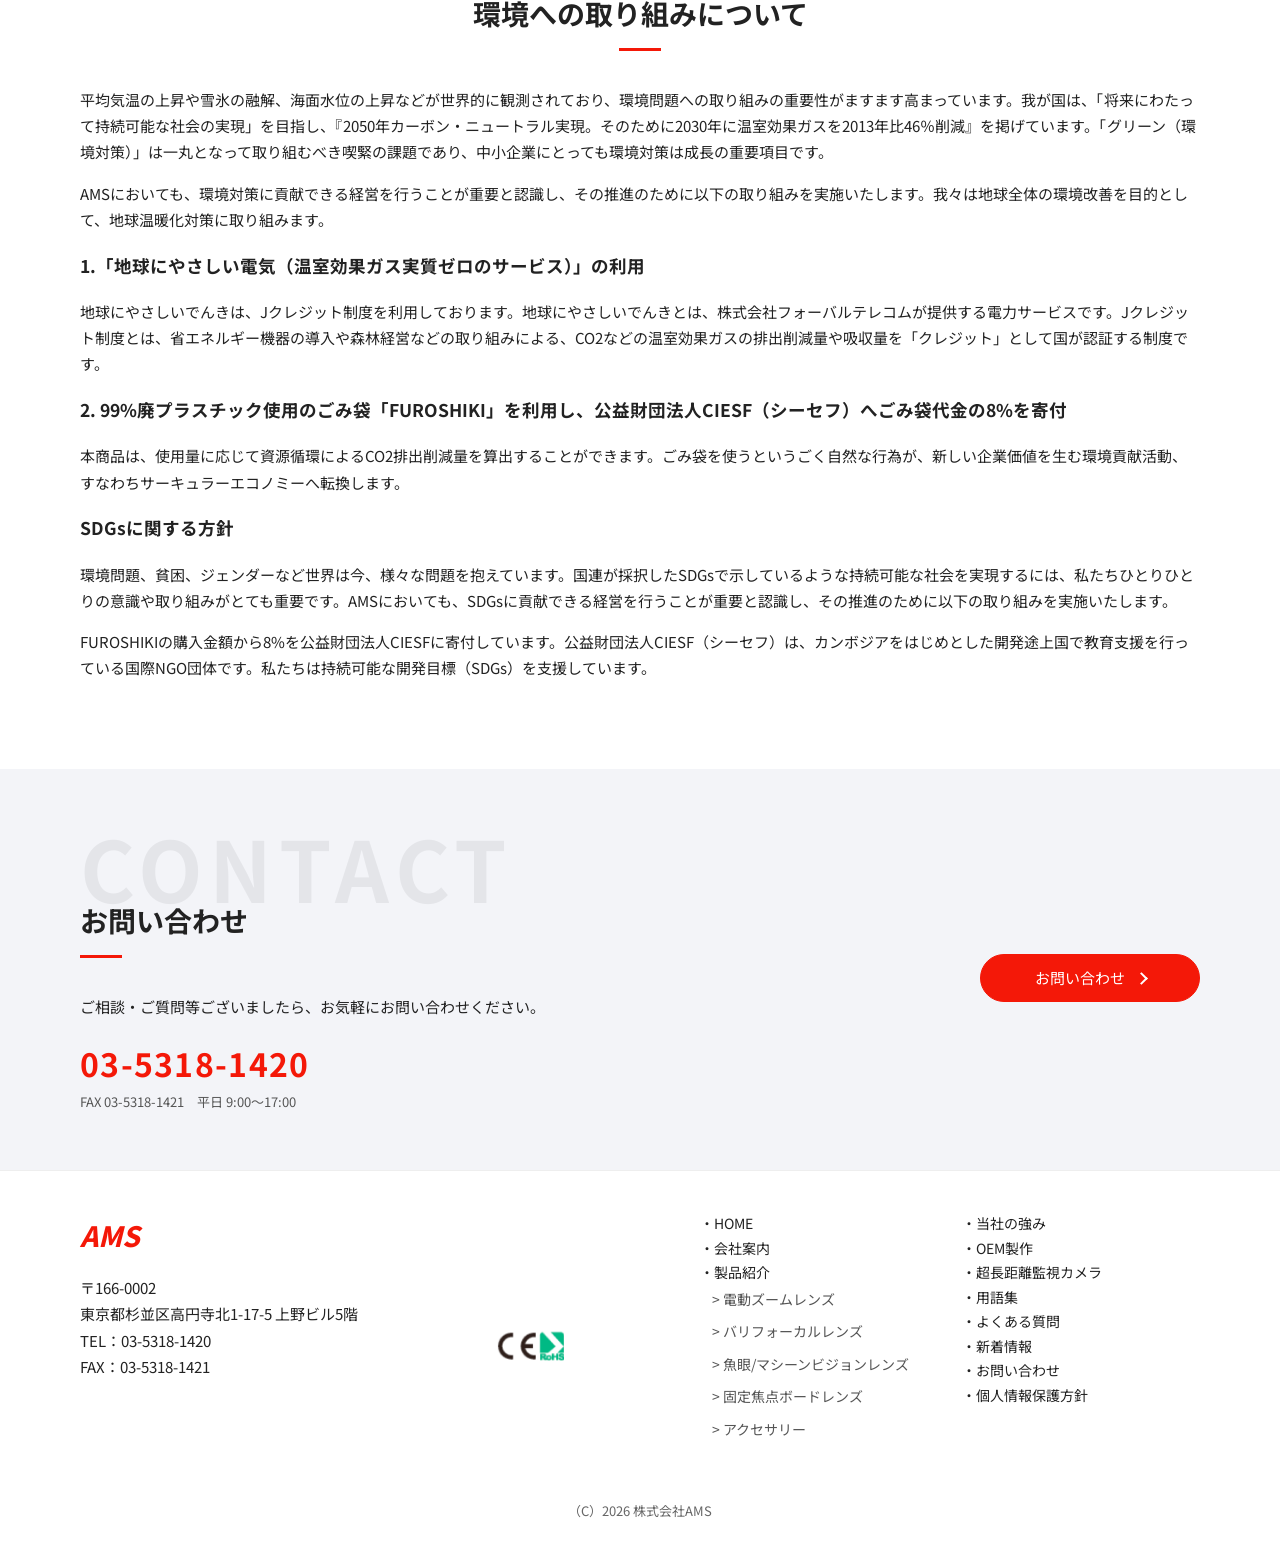
<file: feature.html>
<!DOCTYPE html>
<html lang="ja">
<head>
  <meta charset="utf-8">
  <meta name="viewport" content="width=device-width, initial-scale=1">
  <title>当社の強み｜株式会社AMS</title>
  <meta name="description" content="設計力、品質、技術サポート、価格、開発期間。株式会社AMSの強み。">
  <link rel="preconnect" href="https://fonts.googleapis.com">
  <link rel="preconnect" href="https://fonts.gstatic.com" crossorigin>
  <link href="https://fonts.googleapis.com/css2?family=Noto+Sans+JP:wght@400;700&display=swap" rel="stylesheet">
  <link rel="stylesheet" href="assets/css/style.css">
</head>
<body>
<header class="site-header">
  <div class="logo-bar">
    <a href="index.html"><svg class="logo-mark" width="168" height="54" viewBox="0 0 168 54" role="img" aria-label="AMS"><text x="84" y="42" text-anchor="middle" font-family="Arial, Helvetica, sans-serif" font-size="48" font-style="italic" font-weight="700" fill="#f41808">AMS</text></svg></a>
    <button class="menu-btn" type="button" aria-label="メニュー">メニュー</button>
  </div>
  <nav class="nav" aria-label="主要">
    <ul class="nav-list"><li><a href="index.html">HOME</a></li><li><a href="about.html">会社案内</a></li><li><a href="product/index.html">製品紹介</a></li><li><a href="feature.html" aria-current="page">当社の強み</a></li><li><a href="oem.html">OEM製作</a></li><li><a href="camera.html">超長距離監視カメラ</a></li><li><a href="glossary.html">用語集</a></li><li><a href="faq.html">よくある質問</a></li><li><a href="news.html">新着情報</a></li><li class="lang"><a href="index.html">日本語</a></li><li class="contact"><a href="contact.html">お問い合わせ</a></li></ul>
  </nav>
</header>

<div class="page-hero"><h1 class="jp">当社の強み</h1><p class="en">FEATURE</p></div>
<div class="wrap crumb"><a href="index.html">HOME</a> ／ 当社の強み</div>
<div class="wrap panel">
  <section class="block" style="display:grid;gap:28px"><article class="split"><div><img src="assets/img/feature_s1_img1.jpg" alt=""></div><div><p class="note">Design</p><h3>トップクラスの設計力</h3><p>当社では、様々な光学設計ソフトを取り入れています。CodeVやZEMAX、迷光解析ソフトなど、状況に応じて様々なソフトを使用し、高水準の設計を行っております。</p></div></article><article class="split"><div><img src="assets/img/feature_s1_img2.jpg" alt=""></div><div><p class="note">Quality</p><h3>高品質を維持するための一貫性</h3><p>当社は品質マネジメントの国際規格である「ISO9001」の認証を取得しております。「ISO9001」の品質保証システムに基づいた、高品質な製品を生産いたします。</p></div></article><article class="split"><div><img src="assets/img/feature_s1_img3.jpg" alt=""></div><div><p class="note">Support</p><h3>迅速な技術サポート</h3><p>電子顕微鏡、恒温槽装置、偏心測定器、コリメーターなどの検査機器を活用することで、早期の問題解決を実現するなど、スピーディな技術サポートが可能です。</p></div></article><article class="split"><div><img src="assets/img/feature_s1_img4.jpg" alt=""></div><div><p class="note">Cost</p><h3>競争力がある価格設定</h3><p>国内外のネットワークを駆使するとともに、現地にて直接ヒアリングを行うことで、より現実的かつ市場に即した提案が可能です。</p></div></article><article class="split"><div><img src="assets/img/feature_s1_img5.jpg" alt=""></div><div><p class="note">Quickly</p><h3>ノウハウを活かし、開発期間を短縮</h3><p>業歴30年以上の経験を活かし、少数精鋭を最大の武器に、開発期間の短縮を実現しております。</p></div></article></section>
  <section class="block">
    <h2 class="sec-title"><span class="en">EFFORTS</span><span class="jp">環境への取り組みについて</span></h2>
    <p>平均気温の上昇や雪氷の融解、海面水位の上昇などが世界的に観測されており、環境問題への取り組みの重要性がますます高まっています。我が国は、「将来にわたって持続可能な社会の実現」を目指し、『2050年カーボン・ニュートラル実現。そのために2030年に温室効果ガスを2013年比46％削減』を掲げています。「グリーン（環境対策）」は一丸となって取り組むべき喫緊の課題であり、中小企業にとっても環境対策は成長の重要項目です。</p>
    <p>AMSにおいても、環境対策に貢献できる経営を行うことが重要と認識し、その推進のために以下の取り組みを実施いたします。我々は地球全体の環境改善を目的として、地球温暖化対策に取り組みます。</p>
    <h3>1.「地球にやさしい電気（温室効果ガス実質ゼロのサービス）」の利用</h3>
    <p>地球にやさしいでんきは、Jクレジット制度を利用しております。地球にやさしいでんきとは、株式会社フォーバルテレコムが提供する電力サービスです。Jクレジット制度とは、省エネルギー機器の導入や森林経営などの取り組みによる、CO2などの温室効果ガスの排出削減量や吸収量を「クレジット」として国が認証する制度です。</p>
    <h3>2. 99%廃プラスチック使用のごみ袋「FUROSHIKI」を利用し、公益財団法人CIESF（シーセフ）へごみ袋代金の8%を寄付</h3>
    <p>本商品は、使用量に応じて資源循環によるCO2排出削減量を算出することができます。ごみ袋を使うというごく自然な行為が、新しい企業価値を生む環境貢献活動、すなわちサーキュラーエコノミーへ転換します。</p>
    <h3>SDGsに関する方針</h3>
    <p>環境問題、貧困、ジェンダーなど世界は今、様々な問題を抱えています。国連が採択したSDGsで示しているような持続可能な社会を実現するには、私たちひとりひとりの意識や取り組みがとても重要です。AMSにおいても、SDGsに貢献できる経営を行うことが重要と認識し、その推進のために以下の取り組みを実施いたします。</p>
    <p>FUROSHIKIの購入金額から8%を公益財団法人CIESFに寄付しています。公益財団法人CIESF（シーセフ）は、カンボジアをはじめとした開発途上国で教育支援を行っている国際NGO団体です。私たちは持続可能な開発目標（SDGs）を支援しています。</p>
  </section>
</div>

<section class="contact-band">
  <div class="wrap inner">
    <div>
      <h2 class="sec-title left"><span class="en">CONTACT</span><span class="jp">お問い合わせ</span></h2>
      <p>ご相談・ご質問等ございましたら、お気軽にお問い合わせください。</p>
      <a class="phone" href="tel:0353181420">03-5318-1420<small>FAX 03-5318-1421　平日 9:00～17:00</small></a>
    </div>
    <p><a class="btn-pill" href="contact.html">お問い合わせ</a></p>
  </div>
</section>
<footer class="site-footer">
  <div class="wrap foot">
    <div>
      <a class="foot-brand" href="index.html">AMS</a>
      <p>〒166-0002<br>東京都杉並区高円寺北1-17-5 上野ビル5階<br>
      <a href="tel:0353181420">TEL：03-5318-1420</a><br>FAX：03-5318-1421</p>
    </div>
    <div class="marks"><img src="assets/img/ce.png" alt="CE RoHS"></div>
    <div class="foot-nav">
      <ul><li><a href="index.html">・HOME</a></li><li><a href="about.html">・会社案内</a></li><li><a href="product/index.html">・製品紹介</a></li><li class="sub"><a href="product/index.html">&gt; 電動ズームレンズ</a></li><li class="sub"><a href="product/varifocal.html">&gt; バリフォーカルレンズ</a></li><li class="sub"><a href="product/fisheye.html">&gt; 魚眼/マシーンビジョンレンズ</a></li><li class="sub"><a href="product/board.html">&gt; 固定焦点ボードレンズ</a></li><li class="sub"><a href="product/accessory.html">&gt; アクセサリー</a></li></ul>
      <ul><li><a href="feature.html">・当社の強み</a></li><li><a href="oem.html">・OEM製作</a></li><li><a href="camera.html">・超長距離監視カメラ</a></li><li><a href="glossary.html">・用語集</a></li><li><a href="faq.html">・よくある質問</a></li><li><a href="news.html">・新着情報</a></li><li><a href="contact.html">・お問い合わせ</a></li><li><a href="contact.html#pp">・個人情報保護方針</a></li></ul>
    </div>
  </div>
</footer>
<p class="copy">（C）2026 株式会社AMS</p>
<button class="to-top" type="button" aria-label="ページ上部へ">↑</button>
<script src="assets/js/site.js"></script>
</body>
</html>
</file>
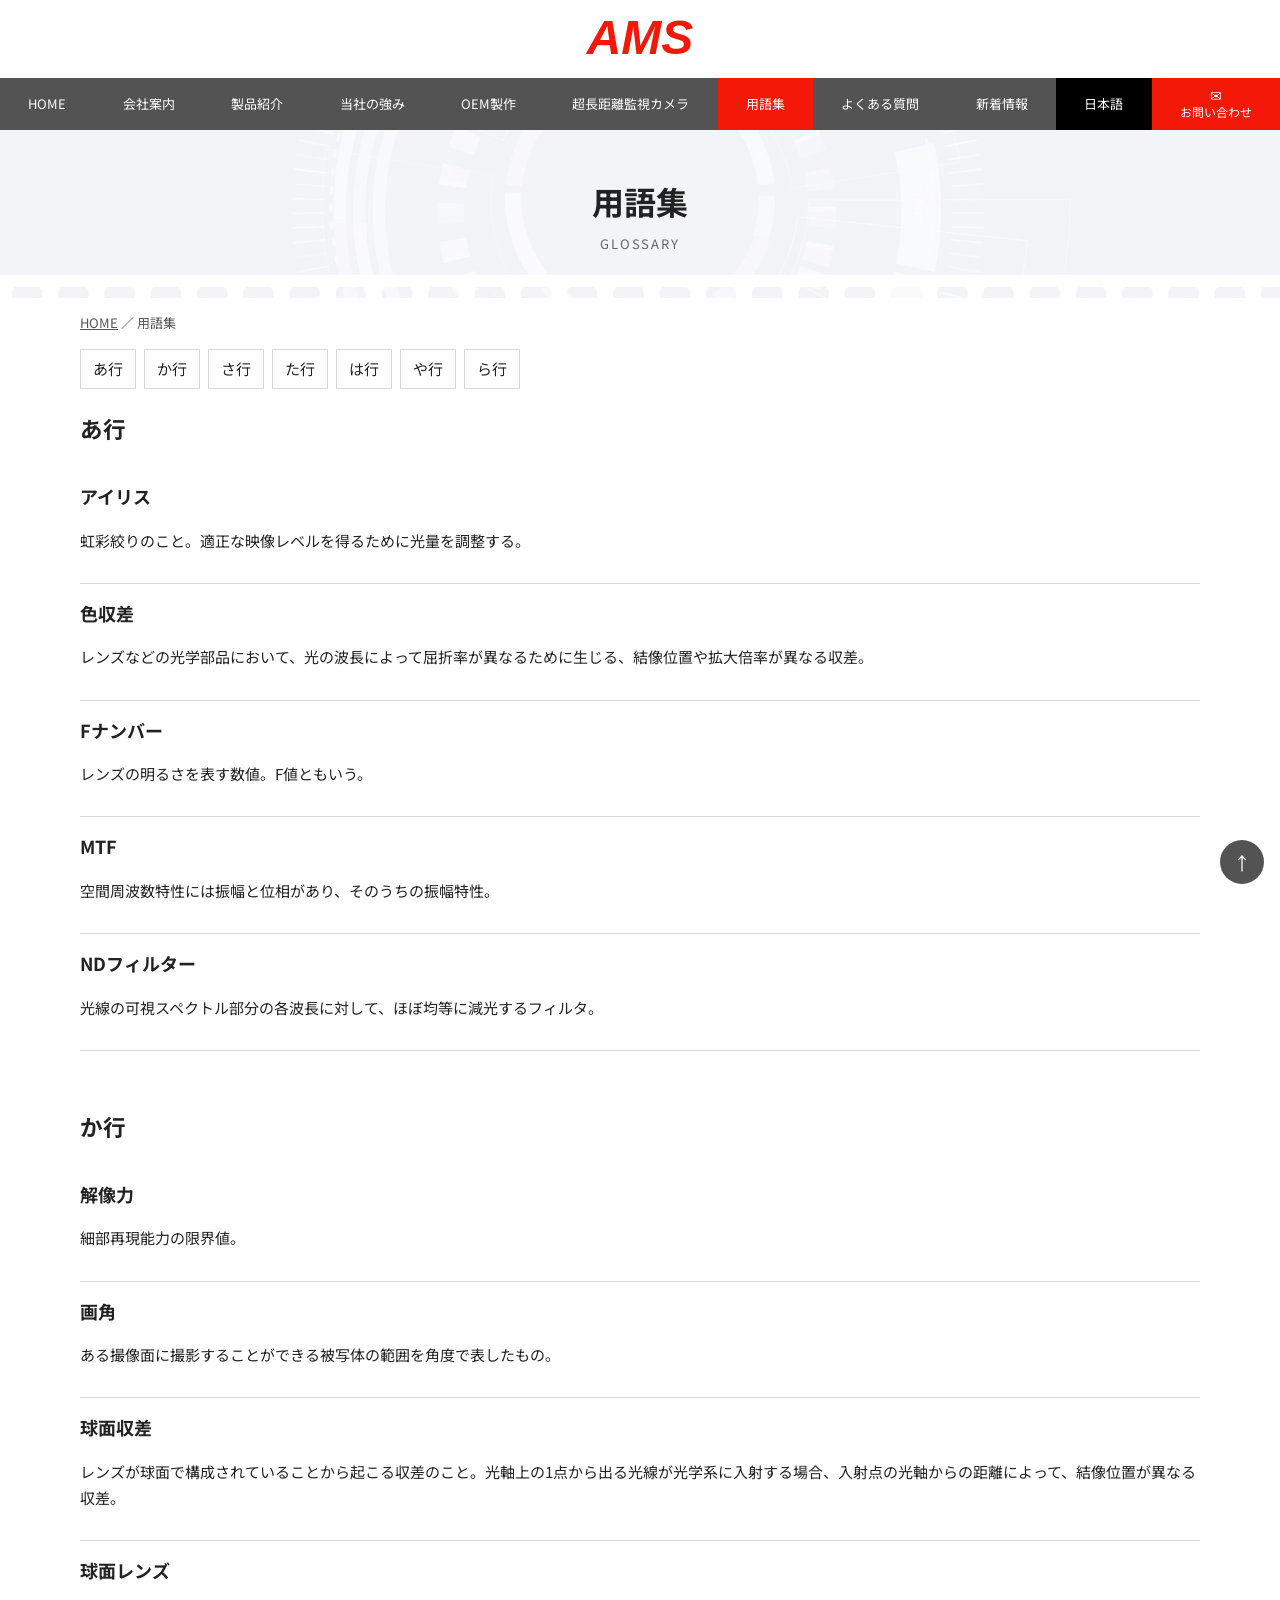
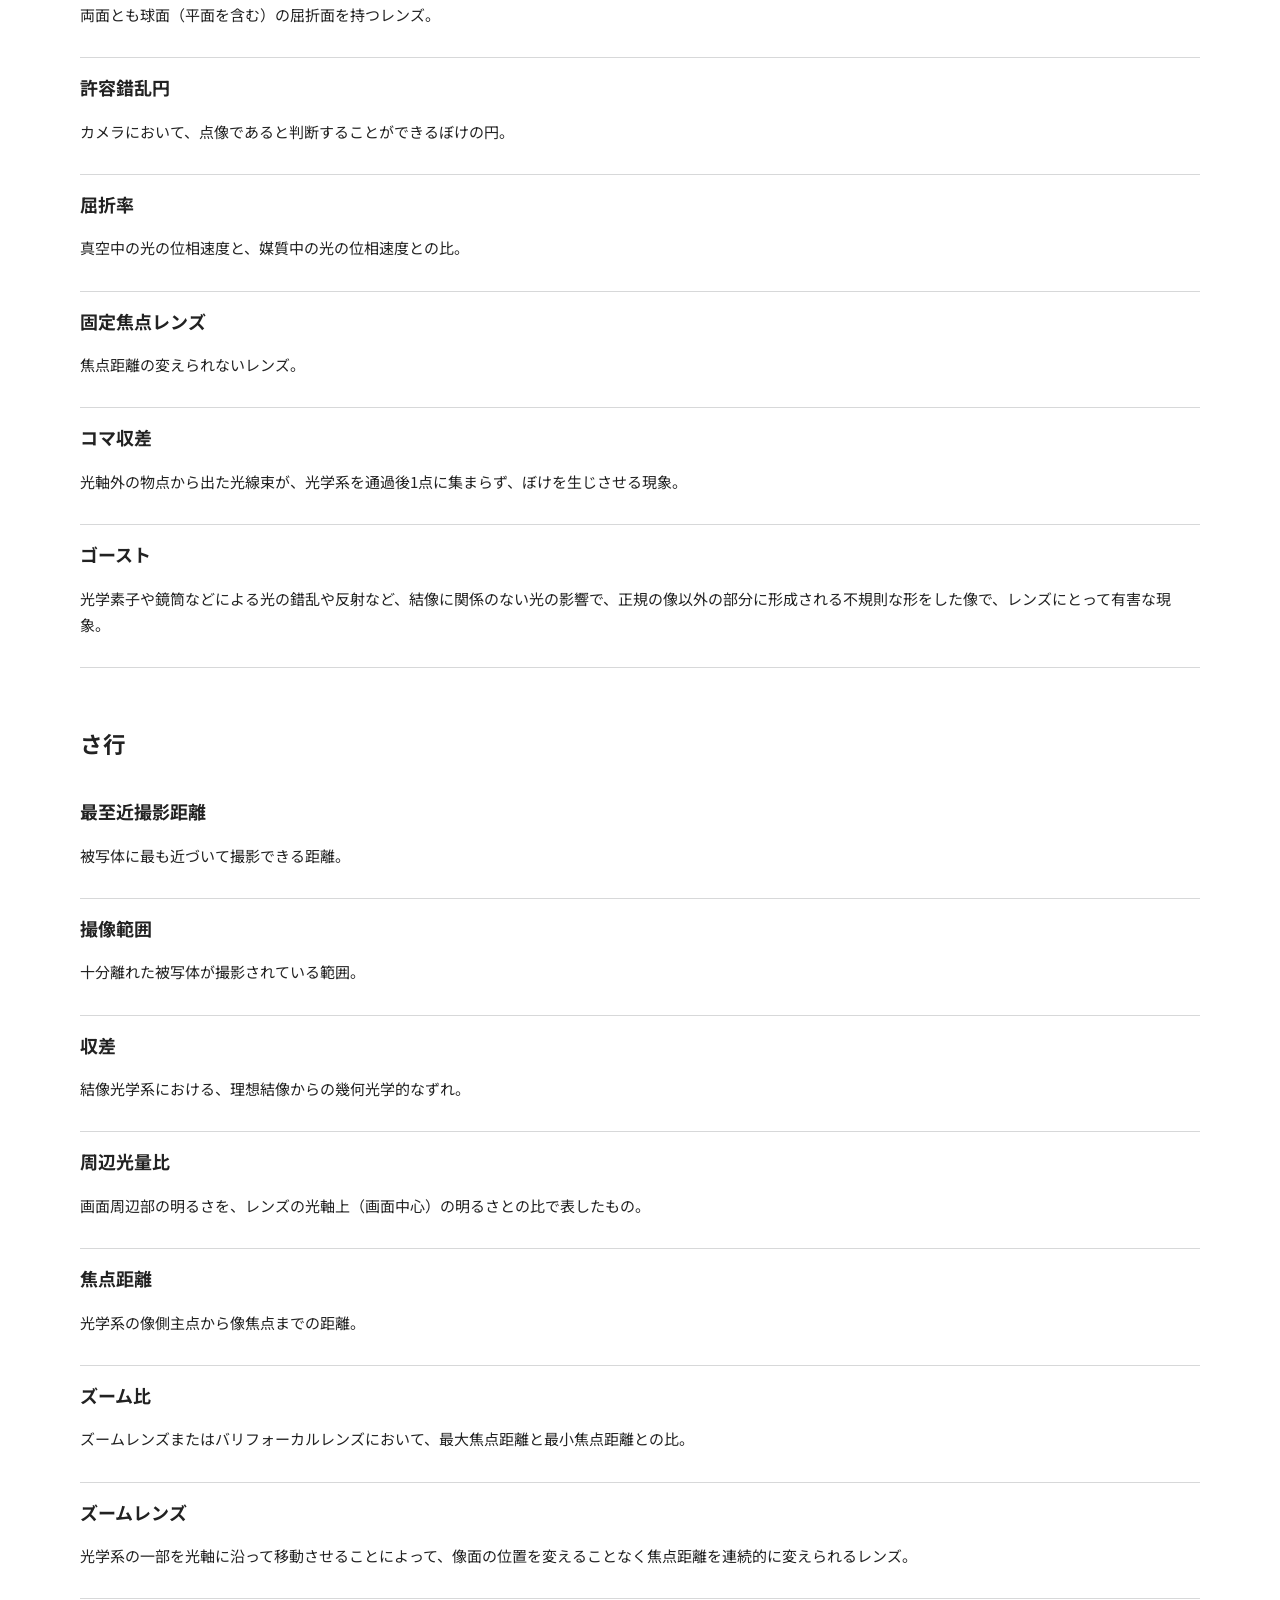
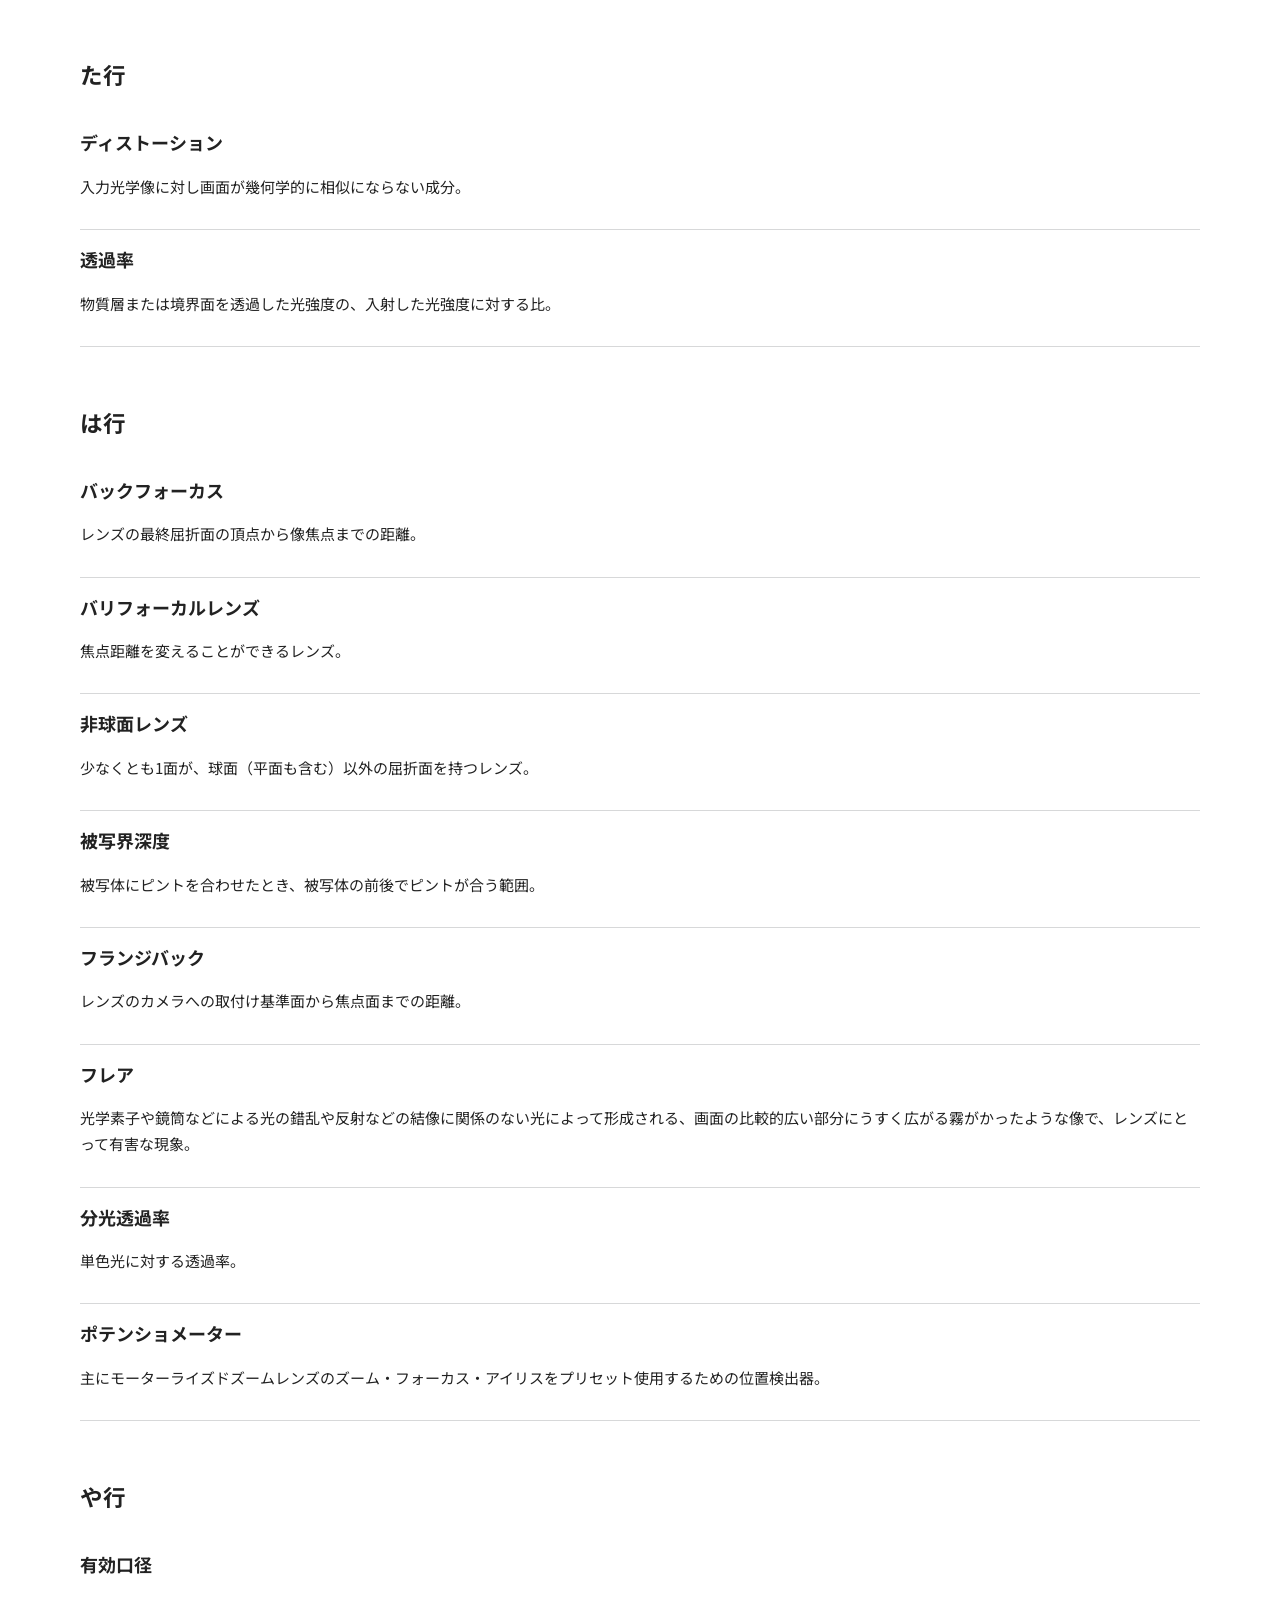
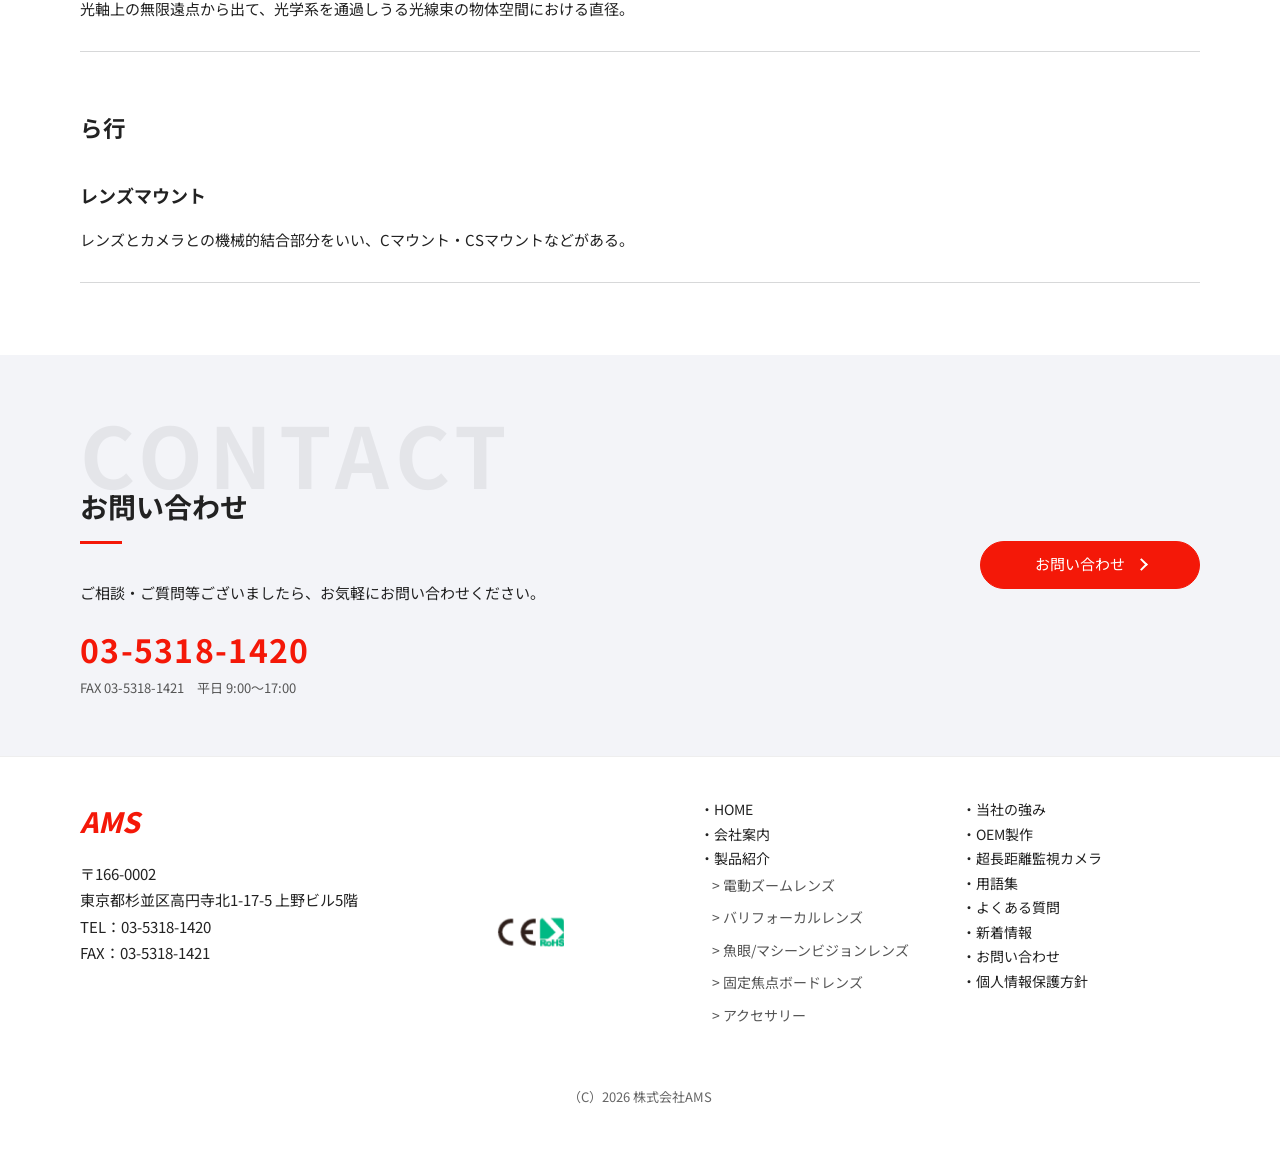
<file: glossary.html>
<!DOCTYPE html>
<html lang="ja">
<head>
  <meta charset="utf-8">
  <meta name="viewport" content="width=device-width, initial-scale=1">
  <title>用語集｜株式会社AMS</title>
  <meta name="description" content="光学レンズに関する用語集。">
  <link rel="preconnect" href="https://fonts.googleapis.com">
  <link rel="preconnect" href="https://fonts.gstatic.com" crossorigin>
  <link href="https://fonts.googleapis.com/css2?family=Noto+Sans+JP:wght@400;700&display=swap" rel="stylesheet">
  <link rel="stylesheet" href="assets/css/style.css">
</head>
<body>
<header class="site-header">
  <div class="logo-bar">
    <a href="index.html"><svg class="logo-mark" width="168" height="54" viewBox="0 0 168 54" role="img" aria-label="AMS"><text x="84" y="42" text-anchor="middle" font-family="Arial, Helvetica, sans-serif" font-size="48" font-style="italic" font-weight="700" fill="#f41808">AMS</text></svg></a>
    <button class="menu-btn" type="button" aria-label="メニュー">メニュー</button>
  </div>
  <nav class="nav" aria-label="主要">
    <ul class="nav-list"><li><a href="index.html">HOME</a></li><li><a href="about.html">会社案内</a></li><li><a href="product/index.html">製品紹介</a></li><li><a href="feature.html">当社の強み</a></li><li><a href="oem.html">OEM製作</a></li><li><a href="camera.html">超長距離監視カメラ</a></li><li><a href="glossary.html" aria-current="page">用語集</a></li><li><a href="faq.html">よくある質問</a></li><li><a href="news.html">新着情報</a></li><li class="lang"><a href="index.html">日本語</a></li><li class="contact"><a href="contact.html">お問い合わせ</a></li></ul>
  </nav>
</header>

<div class="page-hero"><h1 class="jp">用語集</h1><p class="en">GLOSSARY</p></div>
<div class="wrap crumb"><a href="index.html">HOME</a> ／ 用語集</div>
<div class="wrap panel">
  <nav class="glossary-nav" aria-label="行"><a href="#g0">あ行</a><a href="#g1">か行</a><a href="#g2">さ行</a><a href="#g3">た行</a><a href="#g4">は行</a><a href="#g5">や行</a><a href="#g6">ら行</a></nav>
  <section id="g0" class="block"><h2>あ行</h2><div class="term"><h3>アイリス</h3><p>虹彩絞りのこと。適正な映像レベルを得るために光量を調整する。</p></div><div class="term"><h3>色収差</h3><p>レンズなどの光学部品において、光の波長によって屈折率が異なるために生じる、結像位置や拡大倍率が異なる収差。</p></div><div class="term"><h3>Fナンバー</h3><p>レンズの明るさを表す数値。F値ともいう。</p></div><div class="term"><h3>MTF</h3><p>空間周波数特性には振幅と位相があり、そのうちの振幅特性。</p></div><div class="term"><h3>NDフィルター</h3><p>光線の可視スペクトル部分の各波長に対して、ほぼ均等に減光するフィルタ。</p></div></section><section id="g1" class="block"><h2>か行</h2><div class="term"><h3>解像力</h3><p>細部再現能力の限界値。</p></div><div class="term"><h3>画角</h3><p>ある撮像面に撮影することができる被写体の範囲を角度で表したもの。</p></div><div class="term"><h3>球面収差</h3><p>レンズが球面で構成されていることから起こる収差のこと。光軸上の1点から出る光線が光学系に入射する場合、入射点の光軸からの距離によって、結像位置が異なる収差。</p></div><div class="term"><h3>球面レンズ</h3><p>両面とも球面（平面を含む）の屈折面を持つレンズ。</p></div><div class="term"><h3>許容錯乱円</h3><p>カメラにおいて、点像であると判断することができるぼけの円。</p></div><div class="term"><h3>屈折率</h3><p>真空中の光の位相速度と、媒質中の光の位相速度との比。</p></div><div class="term"><h3>固定焦点レンズ</h3><p>焦点距離の変えられないレンズ。</p></div><div class="term"><h3>コマ収差</h3><p>光軸外の物点から出た光線束が、光学系を通過後1点に集まらず、ぼけを生じさせる現象。</p></div><div class="term"><h3>ゴースト</h3><p>光学素子や鏡筒などによる光の錯乱や反射など、結像に関係のない光の影響で、正規の像以外の部分に形成される不規則な形をした像で、レンズにとって有害な現象。</p></div></section><section id="g2" class="block"><h2>さ行</h2><div class="term"><h3>最至近撮影距離</h3><p>被写体に最も近づいて撮影できる距離。</p></div><div class="term"><h3>撮像範囲</h3><p>十分離れた被写体が撮影されている範囲。</p></div><div class="term"><h3>収差</h3><p>結像光学系における、理想結像からの幾何光学的なずれ。</p></div><div class="term"><h3>周辺光量比</h3><p>画面周辺部の明るさを、レンズの光軸上（画面中心）の明るさとの比で表したもの。</p></div><div class="term"><h3>焦点距離</h3><p>光学系の像側主点から像焦点までの距離。</p></div><div class="term"><h3>ズーム比</h3><p>ズームレンズまたはバリフォーカルレンズにおいて、最大焦点距離と最小焦点距離との比。</p></div><div class="term"><h3>ズームレンズ</h3><p>光学系の一部を光軸に沿って移動させることによって、像面の位置を変えることなく焦点距離を連続的に変えられるレンズ。</p></div></section><section id="g3" class="block"><h2>た行</h2><div class="term"><h3>ディストーション</h3><p>入力光学像に対し画面が幾何学的に相似にならない成分。</p></div><div class="term"><h3>透過率</h3><p>物質層または境界面を透過した光強度の、入射した光強度に対する比。</p></div></section><section id="g4" class="block"><h2>は行</h2><div class="term"><h3>バックフォーカス</h3><p>レンズの最終屈折面の頂点から像焦点までの距離。</p></div><div class="term"><h3>バリフォーカルレンズ</h3><p>焦点距離を変えることができるレンズ。</p></div><div class="term"><h3>非球面レンズ</h3><p>少なくとも1面が、球面（平面も含む）以外の屈折面を持つレンズ。</p></div><div class="term"><h3>被写界深度</h3><p>被写体にピントを合わせたとき、被写体の前後でピントが合う範囲。</p></div><div class="term"><h3>フランジバック</h3><p>レンズのカメラへの取付け基準面から焦点面までの距離。</p></div><div class="term"><h3>フレア</h3><p>光学素子や鏡筒などによる光の錯乱や反射などの結像に関係のない光によって形成される、画面の比較的広い部分にうすく広がる霧がかったような像で、レンズにとって有害な現象。</p></div><div class="term"><h3>分光透過率</h3><p>単色光に対する透過率。</p></div><div class="term"><h3>ポテンショメーター</h3><p>主にモーターライズドズームレンズのズーム・フォーカス・アイリスをプリセット使用するための位置検出器。</p></div></section><section id="g5" class="block"><h2>や行</h2><div class="term"><h3>有効口径</h3><p>光軸上の無限遠点から出て、光学系を通過しうる光線束の物体空間における直径。</p></div></section><section id="g6" class="block"><h2>ら行</h2><div class="term"><h3>レンズマウント</h3><p>レンズとカメラとの機械的結合部分をいい、Cマウント・CSマウントなどがある。</p></div></section>
</div>

<section class="contact-band">
  <div class="wrap inner">
    <div>
      <h2 class="sec-title left"><span class="en">CONTACT</span><span class="jp">お問い合わせ</span></h2>
      <p>ご相談・ご質問等ございましたら、お気軽にお問い合わせください。</p>
      <a class="phone" href="tel:0353181420">03-5318-1420<small>FAX 03-5318-1421　平日 9:00～17:00</small></a>
    </div>
    <p><a class="btn-pill" href="contact.html">お問い合わせ</a></p>
  </div>
</section>
<footer class="site-footer">
  <div class="wrap foot">
    <div>
      <a class="foot-brand" href="index.html">AMS</a>
      <p>〒166-0002<br>東京都杉並区高円寺北1-17-5 上野ビル5階<br>
      <a href="tel:0353181420">TEL：03-5318-1420</a><br>FAX：03-5318-1421</p>
    </div>
    <div class="marks"><img src="assets/img/ce.png" alt="CE RoHS"></div>
    <div class="foot-nav">
      <ul><li><a href="index.html">・HOME</a></li><li><a href="about.html">・会社案内</a></li><li><a href="product/index.html">・製品紹介</a></li><li class="sub"><a href="product/index.html">&gt; 電動ズームレンズ</a></li><li class="sub"><a href="product/varifocal.html">&gt; バリフォーカルレンズ</a></li><li class="sub"><a href="product/fisheye.html">&gt; 魚眼/マシーンビジョンレンズ</a></li><li class="sub"><a href="product/board.html">&gt; 固定焦点ボードレンズ</a></li><li class="sub"><a href="product/accessory.html">&gt; アクセサリー</a></li></ul>
      <ul><li><a href="feature.html">・当社の強み</a></li><li><a href="oem.html">・OEM製作</a></li><li><a href="camera.html">・超長距離監視カメラ</a></li><li><a href="glossary.html">・用語集</a></li><li><a href="faq.html">・よくある質問</a></li><li><a href="news.html">・新着情報</a></li><li><a href="contact.html">・お問い合わせ</a></li><li><a href="contact.html#pp">・個人情報保護方針</a></li></ul>
    </div>
  </div>
</footer>
<p class="copy">（C）2026 株式会社AMS</p>
<button class="to-top" type="button" aria-label="ページ上部へ">↑</button>
<script src="assets/js/site.js"></script>
</body>
</html>
</file>
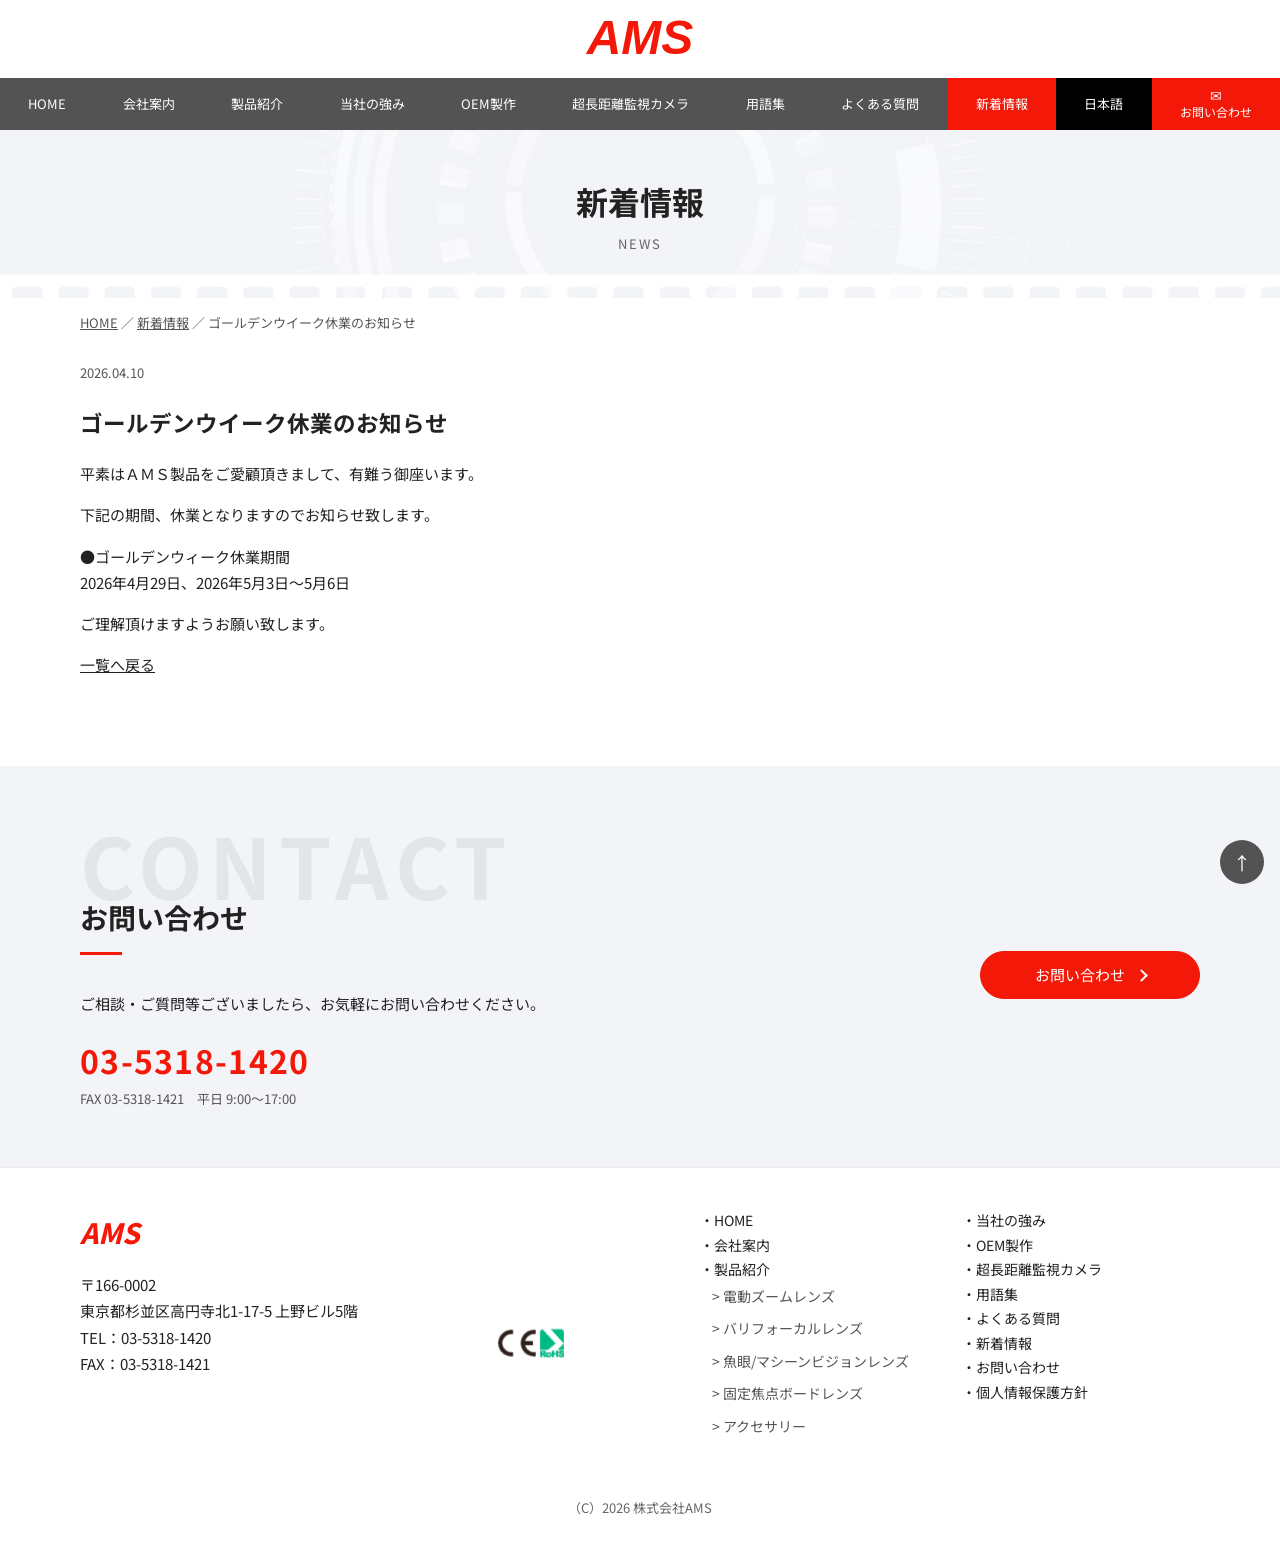
<file: news-gw.html>
<!DOCTYPE html>
<html lang="ja">
<head>
  <meta charset="utf-8">
  <meta name="viewport" content="width=device-width, initial-scale=1">
  <title>ゴールデンウイーク休業のお知らせ｜株式会社AMS</title>
  <meta name="description" content="2026年ゴールデンウイークの休業のお知らせ。">
  <link rel="preconnect" href="https://fonts.googleapis.com">
  <link rel="preconnect" href="https://fonts.gstatic.com" crossorigin>
  <link href="https://fonts.googleapis.com/css2?family=Noto+Sans+JP:wght@400;700&display=swap" rel="stylesheet">
  <link rel="stylesheet" href="assets/css/style.css">
</head>
<body>
<header class="site-header">
  <div class="logo-bar">
    <a href="index.html"><svg class="logo-mark" width="168" height="54" viewBox="0 0 168 54" role="img" aria-label="AMS"><text x="84" y="42" text-anchor="middle" font-family="Arial, Helvetica, sans-serif" font-size="48" font-style="italic" font-weight="700" fill="#f41808">AMS</text></svg></a>
    <button class="menu-btn" type="button" aria-label="メニュー">メニュー</button>
  </div>
  <nav class="nav" aria-label="主要">
    <ul class="nav-list"><li><a href="index.html">HOME</a></li><li><a href="about.html">会社案内</a></li><li><a href="product/index.html">製品紹介</a></li><li><a href="feature.html">当社の強み</a></li><li><a href="oem.html">OEM製作</a></li><li><a href="camera.html">超長距離監視カメラ</a></li><li><a href="glossary.html">用語集</a></li><li><a href="faq.html">よくある質問</a></li><li><a href="news.html" aria-current="page">新着情報</a></li><li class="lang"><a href="index.html">日本語</a></li><li class="contact"><a href="contact.html">お問い合わせ</a></li></ul>
  </nav>
</header>

<div class="page-hero"><h1 class="jp">新着情報</h1><p class="en">NEWS</p></div>
<div class="wrap crumb"><a href="index.html">HOME</a> ／ <a href="news.html">新着情報</a> ／ ゴールデンウイーク休業のお知らせ</div>
<article class="wrap panel">
  <p class="note">2026.04.10</p>
  <h2>ゴールデンウイーク休業のお知らせ</h2>
  <p>平素はＡＭＳ製品をご愛顧頂きまして、有難う御座います。</p>
  <p>下記の期間、休業となりますのでお知らせ致します。</p>
  <p>●ゴールデンウィーク休業期間<br>2026年4月29日、2026年5月3日～5月6日</p>
  <p>ご理解頂けますようお願い致します。</p>
  <p><a href="news.html">一覧へ戻る</a></p>
</article>

<section class="contact-band">
  <div class="wrap inner">
    <div>
      <h2 class="sec-title left"><span class="en">CONTACT</span><span class="jp">お問い合わせ</span></h2>
      <p>ご相談・ご質問等ございましたら、お気軽にお問い合わせください。</p>
      <a class="phone" href="tel:0353181420">03-5318-1420<small>FAX 03-5318-1421　平日 9:00～17:00</small></a>
    </div>
    <p><a class="btn-pill" href="contact.html">お問い合わせ</a></p>
  </div>
</section>
<footer class="site-footer">
  <div class="wrap foot">
    <div>
      <a class="foot-brand" href="index.html">AMS</a>
      <p>〒166-0002<br>東京都杉並区高円寺北1-17-5 上野ビル5階<br>
      <a href="tel:0353181420">TEL：03-5318-1420</a><br>FAX：03-5318-1421</p>
    </div>
    <div class="marks"><img src="assets/img/ce.png" alt="CE RoHS"></div>
    <div class="foot-nav">
      <ul><li><a href="index.html">・HOME</a></li><li><a href="about.html">・会社案内</a></li><li><a href="product/index.html">・製品紹介</a></li><li class="sub"><a href="product/index.html">&gt; 電動ズームレンズ</a></li><li class="sub"><a href="product/varifocal.html">&gt; バリフォーカルレンズ</a></li><li class="sub"><a href="product/fisheye.html">&gt; 魚眼/マシーンビジョンレンズ</a></li><li class="sub"><a href="product/board.html">&gt; 固定焦点ボードレンズ</a></li><li class="sub"><a href="product/accessory.html">&gt; アクセサリー</a></li></ul>
      <ul><li><a href="feature.html">・当社の強み</a></li><li><a href="oem.html">・OEM製作</a></li><li><a href="camera.html">・超長距離監視カメラ</a></li><li><a href="glossary.html">・用語集</a></li><li><a href="faq.html">・よくある質問</a></li><li><a href="news.html">・新着情報</a></li><li><a href="contact.html">・お問い合わせ</a></li><li><a href="contact.html#pp">・個人情報保護方針</a></li></ul>
    </div>
  </div>
</footer>
<p class="copy">（C）2026 株式会社AMS</p>
<button class="to-top" type="button" aria-label="ページ上部へ">↑</button>
<script src="assets/js/site.js"></script>
</body>
</html>
</file>
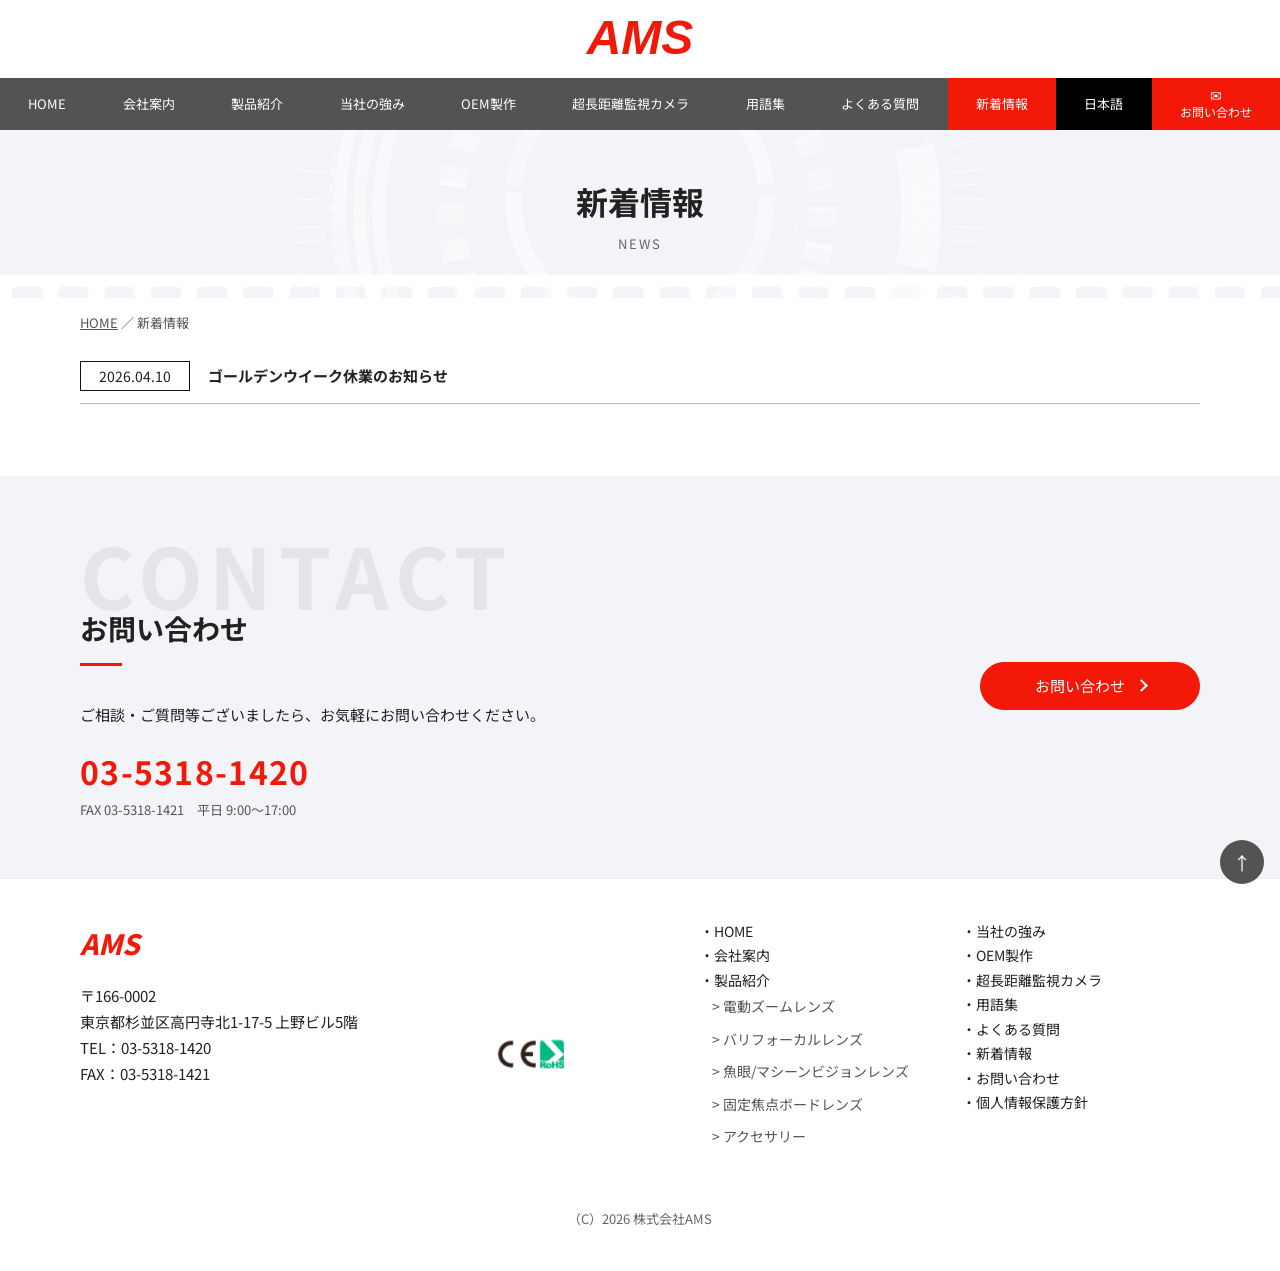
<file: news.html>
<!DOCTYPE html>
<html lang="ja">
<head>
  <meta charset="utf-8">
  <meta name="viewport" content="width=device-width, initial-scale=1">
  <title>新着情報｜株式会社AMS</title>
  <meta name="description" content="株式会社AMSからのお知らせ。">
  <link rel="preconnect" href="https://fonts.googleapis.com">
  <link rel="preconnect" href="https://fonts.gstatic.com" crossorigin>
  <link href="https://fonts.googleapis.com/css2?family=Noto+Sans+JP:wght@400;700&display=swap" rel="stylesheet">
  <link rel="stylesheet" href="assets/css/style.css">
</head>
<body>
<header class="site-header">
  <div class="logo-bar">
    <a href="index.html"><svg class="logo-mark" width="168" height="54" viewBox="0 0 168 54" role="img" aria-label="AMS"><text x="84" y="42" text-anchor="middle" font-family="Arial, Helvetica, sans-serif" font-size="48" font-style="italic" font-weight="700" fill="#f41808">AMS</text></svg></a>
    <button class="menu-btn" type="button" aria-label="メニュー">メニュー</button>
  </div>
  <nav class="nav" aria-label="主要">
    <ul class="nav-list"><li><a href="index.html">HOME</a></li><li><a href="about.html">会社案内</a></li><li><a href="product/index.html">製品紹介</a></li><li><a href="feature.html">当社の強み</a></li><li><a href="oem.html">OEM製作</a></li><li><a href="camera.html">超長距離監視カメラ</a></li><li><a href="glossary.html">用語集</a></li><li><a href="faq.html">よくある質問</a></li><li><a href="news.html" aria-current="page">新着情報</a></li><li class="lang"><a href="index.html">日本語</a></li><li class="contact"><a href="contact.html">お問い合わせ</a></li></ul>
  </nav>
</header>

<div class="page-hero"><h1 class="jp">新着情報</h1><p class="en">NEWS</p></div>
<div class="wrap crumb"><a href="index.html">HOME</a> ／ 新着情報</div>
<div class="wrap panel">
  <a class="news-item" href="news-gw.html"><time datetime="2026-04-10">2026.04.10</time><strong>ゴールデンウイーク休業のお知らせ</strong></a>
</div>

<section class="contact-band">
  <div class="wrap inner">
    <div>
      <h2 class="sec-title left"><span class="en">CONTACT</span><span class="jp">お問い合わせ</span></h2>
      <p>ご相談・ご質問等ございましたら、お気軽にお問い合わせください。</p>
      <a class="phone" href="tel:0353181420">03-5318-1420<small>FAX 03-5318-1421　平日 9:00～17:00</small></a>
    </div>
    <p><a class="btn-pill" href="contact.html">お問い合わせ</a></p>
  </div>
</section>
<footer class="site-footer">
  <div class="wrap foot">
    <div>
      <a class="foot-brand" href="index.html">AMS</a>
      <p>〒166-0002<br>東京都杉並区高円寺北1-17-5 上野ビル5階<br>
      <a href="tel:0353181420">TEL：03-5318-1420</a><br>FAX：03-5318-1421</p>
    </div>
    <div class="marks"><img src="assets/img/ce.png" alt="CE RoHS"></div>
    <div class="foot-nav">
      <ul><li><a href="index.html">・HOME</a></li><li><a href="about.html">・会社案内</a></li><li><a href="product/index.html">・製品紹介</a></li><li class="sub"><a href="product/index.html">&gt; 電動ズームレンズ</a></li><li class="sub"><a href="product/varifocal.html">&gt; バリフォーカルレンズ</a></li><li class="sub"><a href="product/fisheye.html">&gt; 魚眼/マシーンビジョンレンズ</a></li><li class="sub"><a href="product/board.html">&gt; 固定焦点ボードレンズ</a></li><li class="sub"><a href="product/accessory.html">&gt; アクセサリー</a></li></ul>
      <ul><li><a href="feature.html">・当社の強み</a></li><li><a href="oem.html">・OEM製作</a></li><li><a href="camera.html">・超長距離監視カメラ</a></li><li><a href="glossary.html">・用語集</a></li><li><a href="faq.html">・よくある質問</a></li><li><a href="news.html">・新着情報</a></li><li><a href="contact.html">・お問い合わせ</a></li><li><a href="contact.html#pp">・個人情報保護方針</a></li></ul>
    </div>
  </div>
</footer>
<p class="copy">（C）2026 株式会社AMS</p>
<button class="to-top" type="button" aria-label="ページ上部へ">↑</button>
<script src="assets/js/site.js"></script>
</body>
</html>
</file>
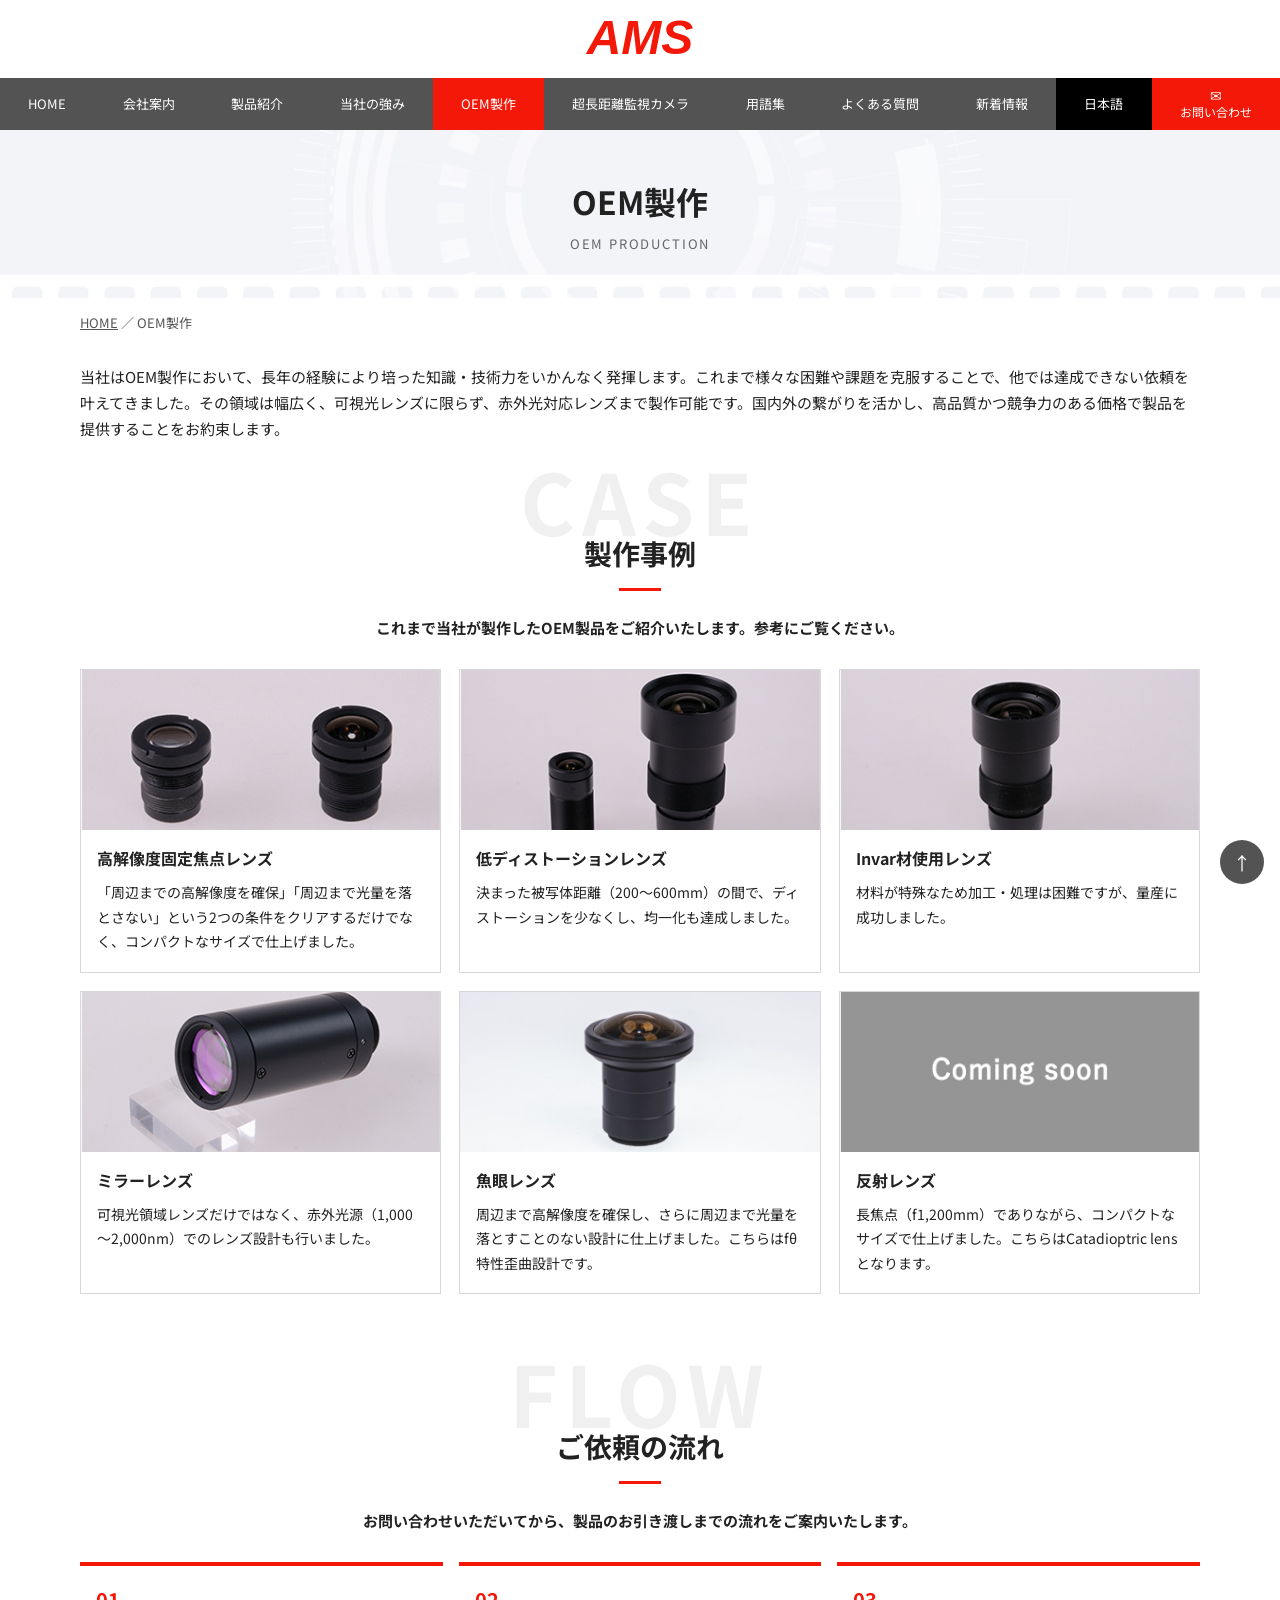
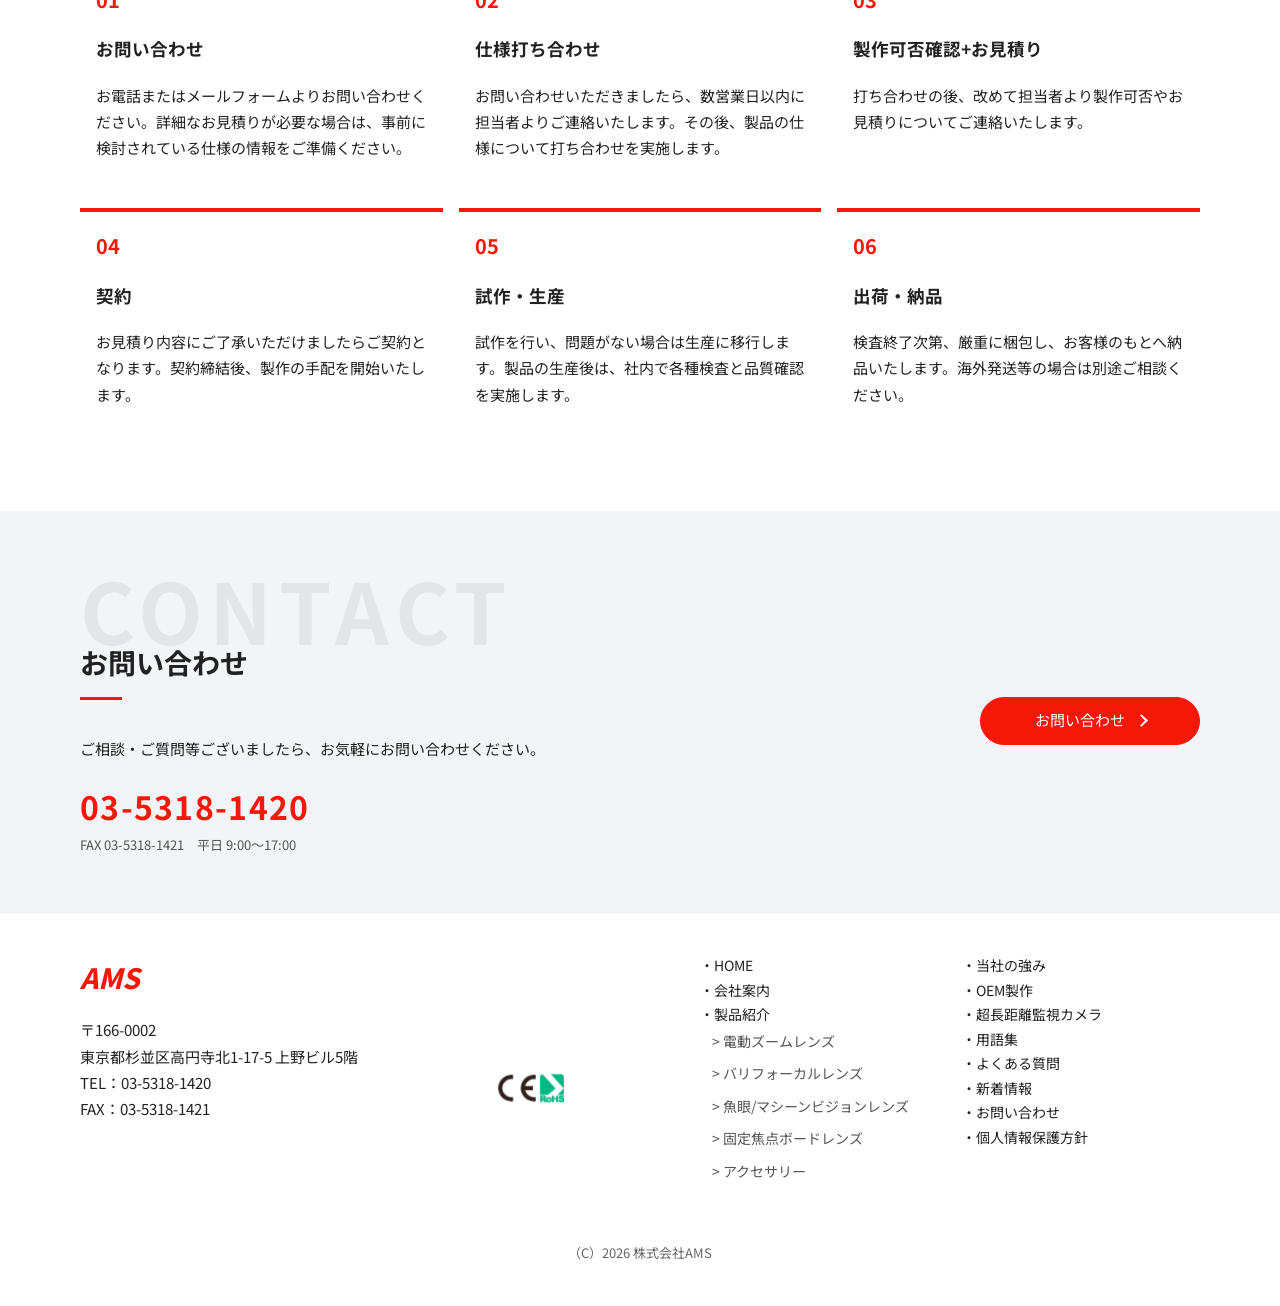
<file: oem.html>
<!DOCTYPE html>
<html lang="ja">
<head>
  <meta charset="utf-8">
  <meta name="viewport" content="width=device-width, initial-scale=1">
  <title>OEM製作｜株式会社AMS</title>
  <meta name="description" content="可視光から赤外まで対応する、株式会社AMSのOEM製作。">
  <link rel="preconnect" href="https://fonts.googleapis.com">
  <link rel="preconnect" href="https://fonts.gstatic.com" crossorigin>
  <link href="https://fonts.googleapis.com/css2?family=Noto+Sans+JP:wght@400;700&display=swap" rel="stylesheet">
  <link rel="stylesheet" href="assets/css/style.css">
</head>
<body>
<header class="site-header">
  <div class="logo-bar">
    <a href="index.html"><svg class="logo-mark" width="168" height="54" viewBox="0 0 168 54" role="img" aria-label="AMS"><text x="84" y="42" text-anchor="middle" font-family="Arial, Helvetica, sans-serif" font-size="48" font-style="italic" font-weight="700" fill="#f41808">AMS</text></svg></a>
    <button class="menu-btn" type="button" aria-label="メニュー">メニュー</button>
  </div>
  <nav class="nav" aria-label="主要">
    <ul class="nav-list"><li><a href="index.html">HOME</a></li><li><a href="about.html">会社案内</a></li><li><a href="product/index.html">製品紹介</a></li><li><a href="feature.html">当社の強み</a></li><li><a href="oem.html" aria-current="page">OEM製作</a></li><li><a href="camera.html">超長距離監視カメラ</a></li><li><a href="glossary.html">用語集</a></li><li><a href="faq.html">よくある質問</a></li><li><a href="news.html">新着情報</a></li><li class="lang"><a href="index.html">日本語</a></li><li class="contact"><a href="contact.html">お問い合わせ</a></li></ul>
  </nav>
</header>

<div class="page-hero"><h1 class="jp">OEM製作</h1><p class="en">OEM PRODUCTION</p></div>
<div class="wrap crumb"><a href="index.html">HOME</a> ／ OEM製作</div>
<div class="wrap panel">
  <p>当社はOEM製作において、長年の経験により培った知識・技術力をいかんなく発揮します。これまで様々な困難や課題を克服することで、他では達成できない依頼を叶えてきました。その領域は幅広く、可視光レンズに限らず、赤外光対応レンズまで製作可能です。国内外の繋がりを活かし、高品質かつ競争力のある価格で製品を提供することをお約束します。</p>
  <section class="block">
    <h2 class="sec-title"><span class="en">CASE</span><span class="jp">製作事例</span></h2>
    <p class="center-lead">これまで当社が製作したOEM製品をご紹介いたします。参考にご覧ください。</p>
    <div class="cards"><article class="card"><img src="assets/img/oem_s1_img1.jpg" alt=""><div><h3>高解像度固定焦点レンズ</h3><p>「周辺までの高解像度を確保」「周辺まで光量を落とさない」という2つの条件をクリアするだけでなく、コンパクトなサイズで仕上げました。</p></div></article><article class="card"><img src="assets/img/oem_s1_img2.jpg" alt=""><div><h3>低ディストーションレンズ</h3><p>決まった被写体距離（200～600mm）の間で、ディストーションを少なくし、均一化も達成しました。</p></div></article><article class="card"><img src="assets/img/oem_s1_img3.jpg" alt=""><div><h3>Invar材使用レンズ</h3><p>材料が特殊なため加工・処理は困難ですが、量産に成功しました。</p></div></article><article class="card"><img src="assets/img/oem_s1_img5.jpg" alt=""><div><h3>ミラーレンズ</h3><p>可視光領域レンズだけではなく、赤外光源（1,000～2,000nm）でのレンズ設計も行いました。</p></div></article><article class="card"><img src="assets/img/oem_s1_img6.jpg" alt=""><div><h3>魚眼レンズ</h3><p>周辺まで高解像度を確保し、さらに周辺まで光量を落とすことのない設計に仕上げました。こちらはfθ特性歪曲設計です。</p></div></article><article class="card"><img src="assets/img/oem_soon.jpg" alt=""><div><h3>反射レンズ</h3><p>長焦点（f1,200mm）でありながら、コンパクトなサイズで仕上げました。こちらはCatadioptric lensとなります。</p></div></article></div>
  </section>
  <section class="block">
    <h2 class="sec-title"><span class="en">FLOW</span><span class="jp">ご依頼の流れ</span></h2>
    <p class="center-lead">お問い合わせいただいてから、製品のお引き渡しまでの流れをご案内いたします。</p>
    <div class="steps"><article class="step"><b>01</b><h3>お問い合わせ</h3><p>お電話またはメールフォームよりお問い合わせください。詳細なお見積りが必要な場合は、事前に検討されている仕様の情報をご準備ください。</p></article><article class="step"><b>02</b><h3>仕様打ち合わせ</h3><p>お問い合わせいただきましたら、数営業日以内に担当者よりご連絡いたします。その後、製品の仕様について打ち合わせを実施します。</p></article><article class="step"><b>03</b><h3>製作可否確認+お見積り</h3><p>打ち合わせの後、改めて担当者より製作可否やお見積りについてご連絡いたします。</p></article><article class="step"><b>04</b><h3>契約</h3><p>お見積り内容にご了承いただけましたらご契約となります。契約締結後、製作の手配を開始いたします。</p></article><article class="step"><b>05</b><h3>試作・生産</h3><p>試作を行い、問題がない場合は生産に移行します。製品の生産後は、社内で各種検査と品質確認を実施します。</p></article><article class="step"><b>06</b><h3>出荷・納品</h3><p>検査終了次第、厳重に梱包し、お客様のもとへ納品いたします。海外発送等の場合は別途ご相談ください。</p></article></div>
  </section>
</div>

<section class="contact-band">
  <div class="wrap inner">
    <div>
      <h2 class="sec-title left"><span class="en">CONTACT</span><span class="jp">お問い合わせ</span></h2>
      <p>ご相談・ご質問等ございましたら、お気軽にお問い合わせください。</p>
      <a class="phone" href="tel:0353181420">03-5318-1420<small>FAX 03-5318-1421　平日 9:00～17:00</small></a>
    </div>
    <p><a class="btn-pill" href="contact.html">お問い合わせ</a></p>
  </div>
</section>
<footer class="site-footer">
  <div class="wrap foot">
    <div>
      <a class="foot-brand" href="index.html">AMS</a>
      <p>〒166-0002<br>東京都杉並区高円寺北1-17-5 上野ビル5階<br>
      <a href="tel:0353181420">TEL：03-5318-1420</a><br>FAX：03-5318-1421</p>
    </div>
    <div class="marks"><img src="assets/img/ce.png" alt="CE RoHS"></div>
    <div class="foot-nav">
      <ul><li><a href="index.html">・HOME</a></li><li><a href="about.html">・会社案内</a></li><li><a href="product/index.html">・製品紹介</a></li><li class="sub"><a href="product/index.html">&gt; 電動ズームレンズ</a></li><li class="sub"><a href="product/varifocal.html">&gt; バリフォーカルレンズ</a></li><li class="sub"><a href="product/fisheye.html">&gt; 魚眼/マシーンビジョンレンズ</a></li><li class="sub"><a href="product/board.html">&gt; 固定焦点ボードレンズ</a></li><li class="sub"><a href="product/accessory.html">&gt; アクセサリー</a></li></ul>
      <ul><li><a href="feature.html">・当社の強み</a></li><li><a href="oem.html">・OEM製作</a></li><li><a href="camera.html">・超長距離監視カメラ</a></li><li><a href="glossary.html">・用語集</a></li><li><a href="faq.html">・よくある質問</a></li><li><a href="news.html">・新着情報</a></li><li><a href="contact.html">・お問い合わせ</a></li><li><a href="contact.html#pp">・個人情報保護方針</a></li></ul>
    </div>
  </div>
</footer>
<p class="copy">（C）2026 株式会社AMS</p>
<button class="to-top" type="button" aria-label="ページ上部へ">↑</button>
<script src="assets/js/site.js"></script>
</body>
</html>
</file>
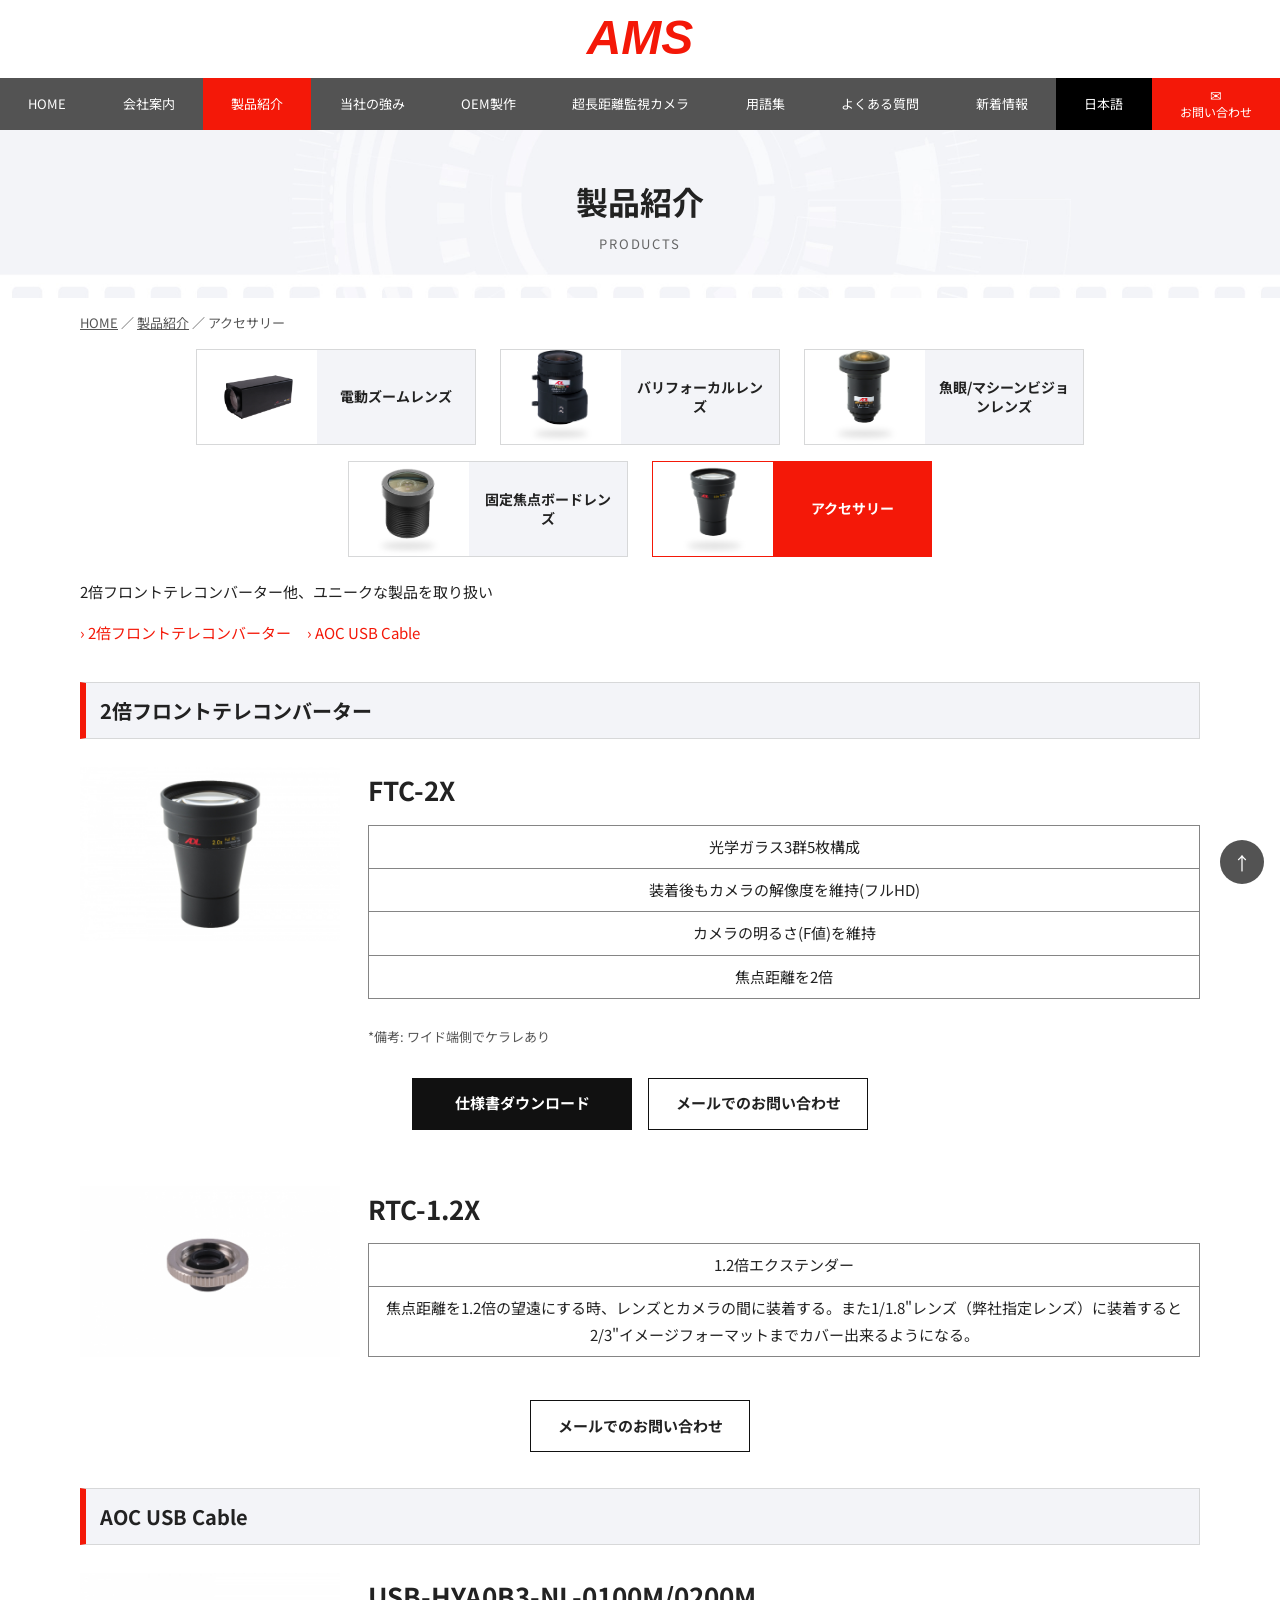
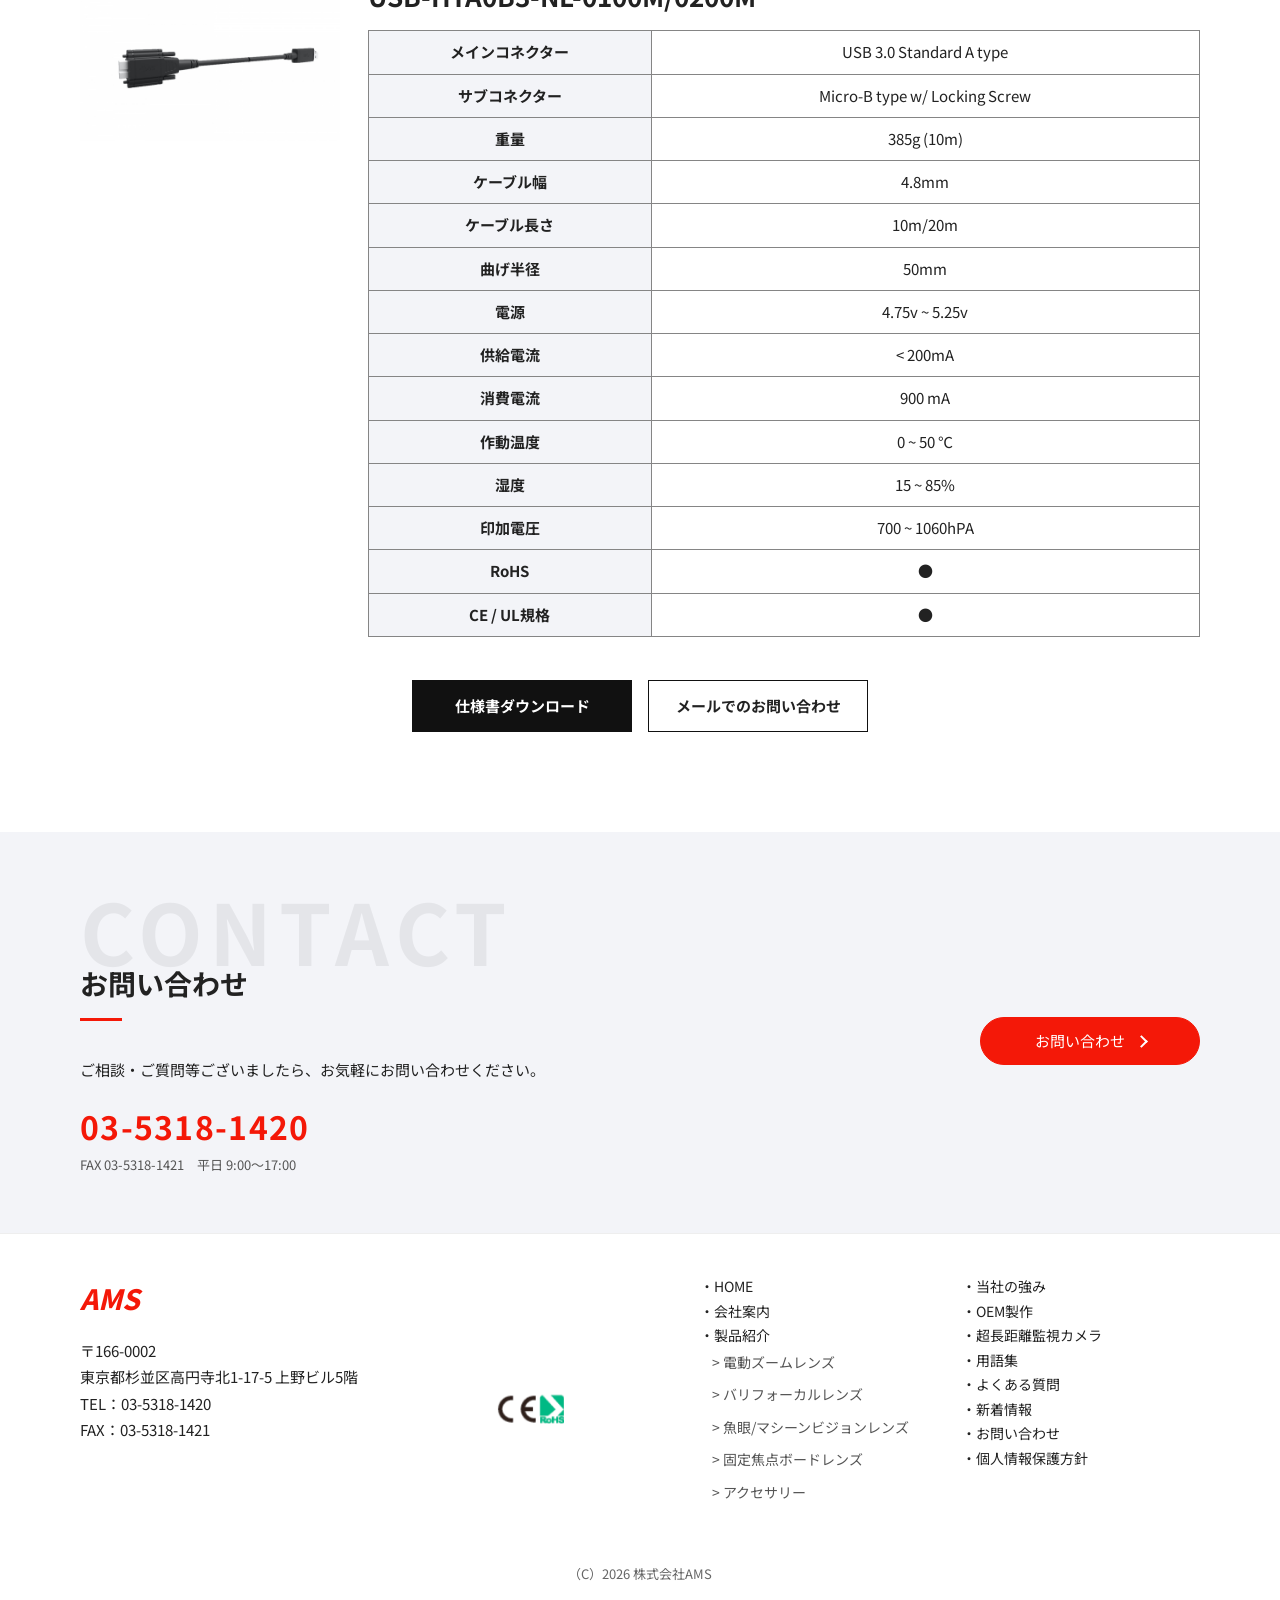
<file: product/accessory.html>
<!DOCTYPE html>
<html lang="ja">
<head>
  <meta charset="utf-8">
  <meta name="viewport" content="width=device-width, initial-scale=1">
  <title>アクセサリー｜製品紹介｜株式会社AMS</title>
  <meta name="description" content="2倍フロントテレコンバーター他、ユニークな製品を取り扱い">
  <link rel="preconnect" href="https://fonts.googleapis.com">
  <link rel="preconnect" href="https://fonts.gstatic.com" crossorigin>
  <link href="https://fonts.googleapis.com/css2?family=Noto+Sans+JP:wght@400;700&display=swap" rel="stylesheet">
  <link rel="stylesheet" href="../assets/css/style.css">
</head>
<body>
<header class="site-header">
  <div class="logo-bar">
    <a href="../index.html"><svg class="logo-mark" width="168" height="54" viewBox="0 0 168 54" role="img" aria-label="AMS"><text x="84" y="42" text-anchor="middle" font-family="Arial, Helvetica, sans-serif" font-size="48" font-style="italic" font-weight="700" fill="#f41808">AMS</text></svg></a>
    <button class="menu-btn" type="button" aria-label="メニュー">メニュー</button>
  </div>
  <nav class="nav" aria-label="主要">
    <ul class="nav-list"><li><a href="../index.html">HOME</a></li><li><a href="../about.html">会社案内</a></li><li><a href="../product/index.html" aria-current="page">製品紹介</a></li><li><a href="../feature.html">当社の強み</a></li><li><a href="../oem.html">OEM製作</a></li><li><a href="../camera.html">超長距離監視カメラ</a></li><li><a href="../glossary.html">用語集</a></li><li><a href="../faq.html">よくある質問</a></li><li><a href="../news.html">新着情報</a></li><li class="lang"><a href="../index.html">日本語</a></li><li class="contact"><a href="../contact.html">お問い合わせ</a></li></ul>
  </nav>
</header>

<div class="page-hero"><h1 class="jp">製品紹介</h1><p class="en">PRODUCTS</p></div>
<div class="wrap crumb"><a href="../index.html">HOME</a> ／ <a href="index.html">製品紹介</a> ／ アクセサリー</div>
<div class="wrap panel">
  <nav class="cats" aria-label="製品分類"><a href="index.html"><img src="../assets/img/s2_img1.png" alt=""><span>電動ズームレンズ</span></a><a href="varifocal.html"><img src="../assets/img/s2_img2.png" alt=""><span>バリフォーカルレンズ</span></a><a href="fisheye.html"><img src="../assets/img/s2_img3.png" alt=""><span>魚眼/マシーンビジョンレンズ</span></a><a href="board.html"><img src="../assets/img/s2_img4.png" alt=""><span>固定焦点ボードレンズ</span></a><a href="accessory.html" class="active"><img src="../assets/img/s2_img5.png" alt=""><span>アクセサリー</span></a></nav>
  <p>2倍フロントテレコンバーター他、ユニークな製品を取り扱い</p>
  <ul class="anchors"><li><a href="#g0">› 2倍フロントテレコンバーター</a></li><li><a href="#g1">› AOC USB Cable</a></li></ul>
  <h2 class="group-title" id="g0">2倍フロントテレコンバーター</h2><article class="product"><div class="photo"><img src="../assets/products/1664250988-702417_1.jpg" alt="FTC-2X"></div><div><h3>FTC-2X</h3><table class="spec"><tr><td colspan="2">光学ガラス3群5枚構成</td></tr><tr><td colspan="2">装着後もカメラの解像度を維持(フルHD)</td></tr><tr><td colspan="2">カメラの明るさ(F値)を維持</td></tr><tr><td colspan="2">焦点距離を2倍</td></tr></table><ul class="tags"></ul><p class="note">*備考: ワイド端側でケラレあり</p></div></article><div class="actions"><a class="pdf" href="../assets/pdf/1664250988-702417.pdf" target="_blank" rel="noopener">仕様書ダウンロード</a><a href="../contact.html">メールでのお問い合わせ</a></div><article class="product"><div class="photo"><img src="../assets/products/1667203479-234549_1.png" alt="RTC-1.2X"></div><div><h3>RTC-1.2X</h3><table class="spec"><tr><td colspan="2">1.2倍エクステンダー</td></tr><tr><td colspan="2">焦点距離を1.2倍の望遠にする時、レンズとカメラの間に装着する。また1/1.8&quot;レンズ（弊社指定レンズ）に装着すると2/3&quot;イメージフォーマットまでカバー出来るようになる。</td></tr></table><ul class="tags"></ul></div></article><div class="actions"><a href="../contact.html">メールでのお問い合わせ</a></div><h2 class="group-title" id="g1">AOC USB Cable</h2><article class="product"><div class="photo"><img src="../assets/products/1664251158-779606_1.jpg" alt="USB-HYA0B3-NL-0100M/0200M"></div><div><h3>USB-HYA0B3-NL-0100M/0200M</h3><table class="spec"><tr><th>メインコネクター</th><td>USB 3.0 Standard A type</td></tr><tr><th>サブコネクター</th><td>Micro-B type w/ Locking Screw</td></tr><tr><th>重量</th><td>385g (10m)</td></tr><tr><th>ケーブル幅</th><td>4.8mm</td></tr><tr><th>ケーブル長さ</th><td>10m/20m</td></tr><tr><th>曲げ半径</th><td>50mm</td></tr><tr><th>電源</th><td>4.75v ~ 5.25v</td></tr><tr><th>供給電流</th><td>&lt; 200mA</td></tr><tr><th>消費電流</th><td>900 mA</td></tr><tr><th>作動温度</th><td>0 ~ 50 ℃</td></tr><tr><th>湿度</th><td>15 ~ 85%</td></tr><tr><th>印加電圧</th><td>700 ~ 1060hPA</td></tr><tr><th>RoHS</th><td>●</td></tr><tr><th>CE / UL規格</th><td>●</td></tr></table><ul class="tags"></ul></div></article><div class="actions"><a class="pdf" href="../assets/pdf/1664251158-779606.pdf" target="_blank" rel="noopener">仕様書ダウンロード</a><a href="../contact.html">メールでのお問い合わせ</a></div>
</div>

<section class="contact-band">
  <div class="wrap inner">
    <div>
      <h2 class="sec-title left"><span class="en">CONTACT</span><span class="jp">お問い合わせ</span></h2>
      <p>ご相談・ご質問等ございましたら、お気軽にお問い合わせください。</p>
      <a class="phone" href="tel:0353181420">03-5318-1420<small>FAX 03-5318-1421　平日 9:00～17:00</small></a>
    </div>
    <p><a class="btn-pill" href="../contact.html">お問い合わせ</a></p>
  </div>
</section>
<footer class="site-footer">
  <div class="wrap foot">
    <div>
      <a class="foot-brand" href="../index.html">AMS</a>
      <p>〒166-0002<br>東京都杉並区高円寺北1-17-5 上野ビル5階<br>
      <a href="tel:0353181420">TEL：03-5318-1420</a><br>FAX：03-5318-1421</p>
    </div>
    <div class="marks"><img src="../assets/img/ce.png" alt="CE RoHS"></div>
    <div class="foot-nav">
      <ul><li><a href="../index.html">・HOME</a></li><li><a href="../about.html">・会社案内</a></li><li><a href="../product/index.html">・製品紹介</a></li><li class="sub"><a href="../product/index.html">&gt; 電動ズームレンズ</a></li><li class="sub"><a href="../product/varifocal.html">&gt; バリフォーカルレンズ</a></li><li class="sub"><a href="../product/fisheye.html">&gt; 魚眼/マシーンビジョンレンズ</a></li><li class="sub"><a href="../product/board.html">&gt; 固定焦点ボードレンズ</a></li><li class="sub"><a href="../product/accessory.html">&gt; アクセサリー</a></li></ul>
      <ul><li><a href="../feature.html">・当社の強み</a></li><li><a href="../oem.html">・OEM製作</a></li><li><a href="../camera.html">・超長距離監視カメラ</a></li><li><a href="../glossary.html">・用語集</a></li><li><a href="../faq.html">・よくある質問</a></li><li><a href="../news.html">・新着情報</a></li><li><a href="../contact.html">・お問い合わせ</a></li><li><a href="../contact.html#pp">・個人情報保護方針</a></li></ul>
    </div>
  </div>
</footer>
<p class="copy">（C）2026 株式会社AMS</p>
<button class="to-top" type="button" aria-label="ページ上部へ">↑</button>
<script src="../assets/js/site.js"></script>
</body>
</html>
</file>
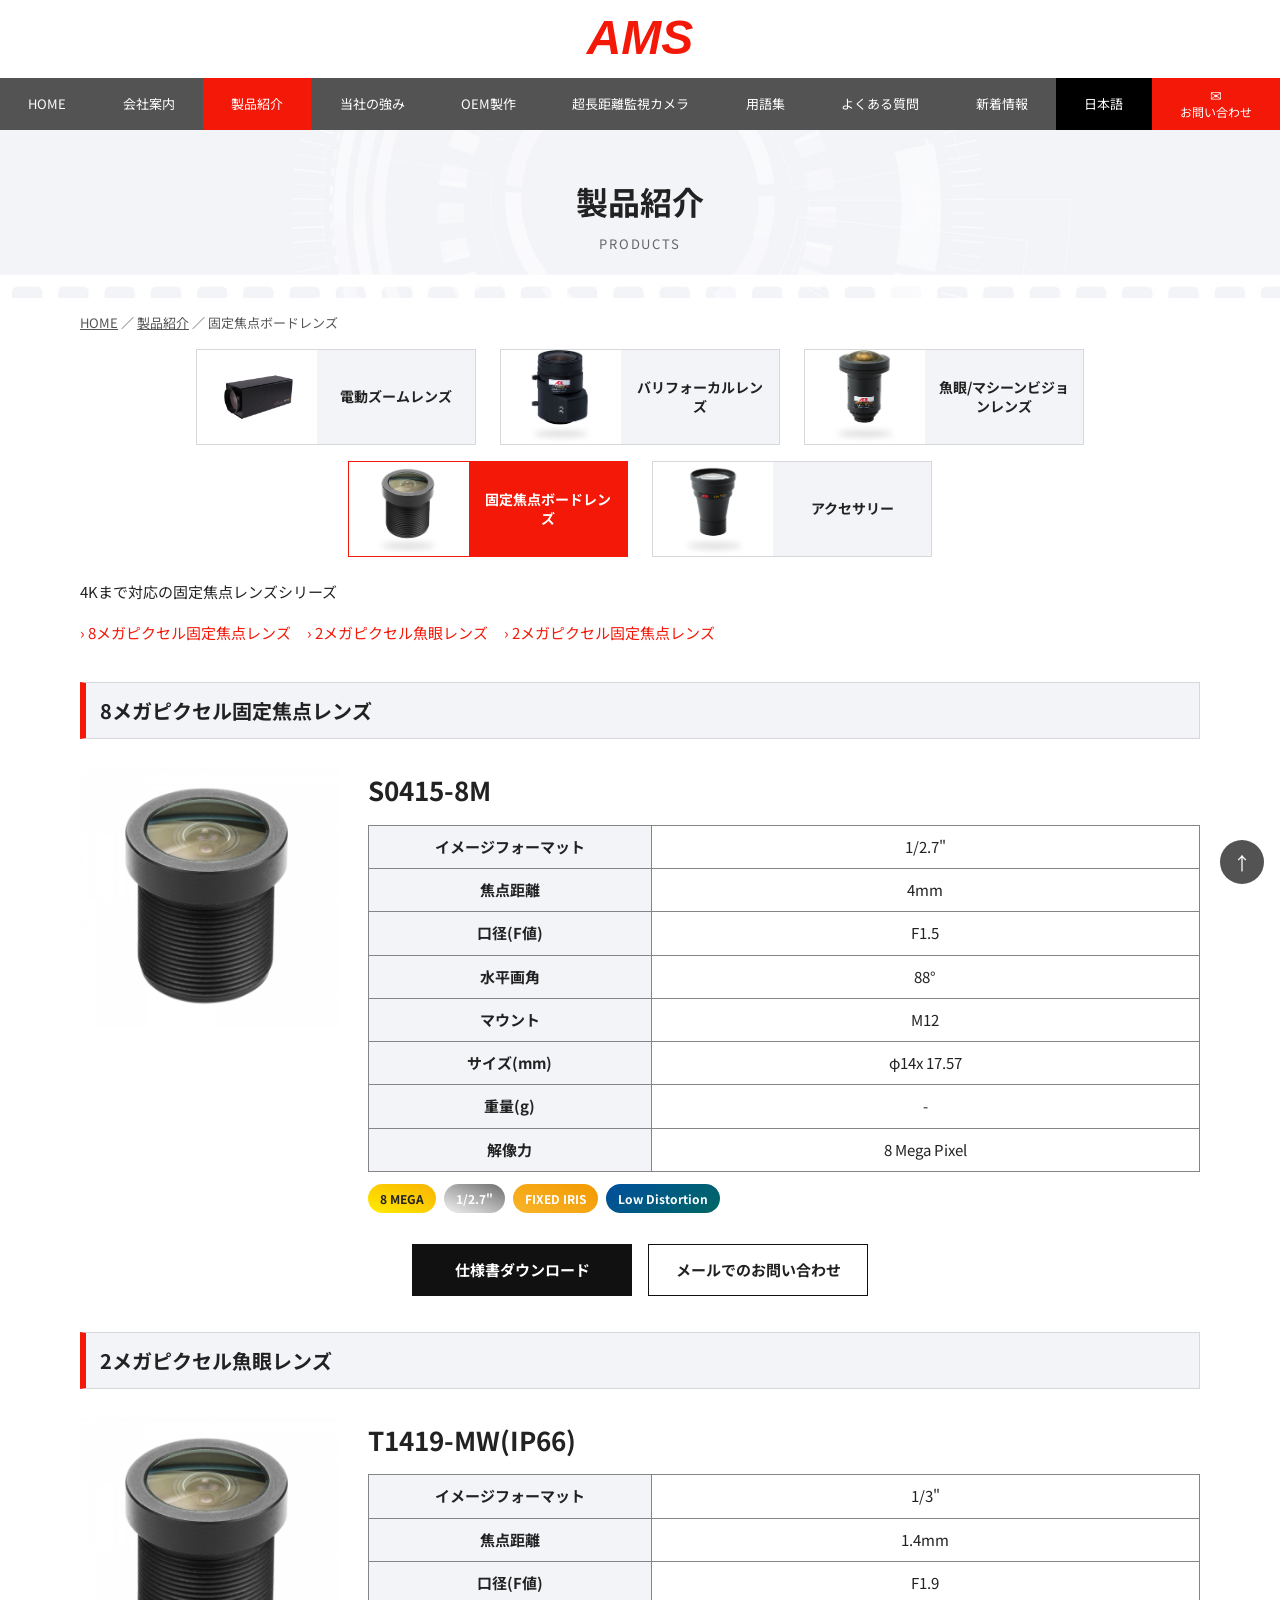
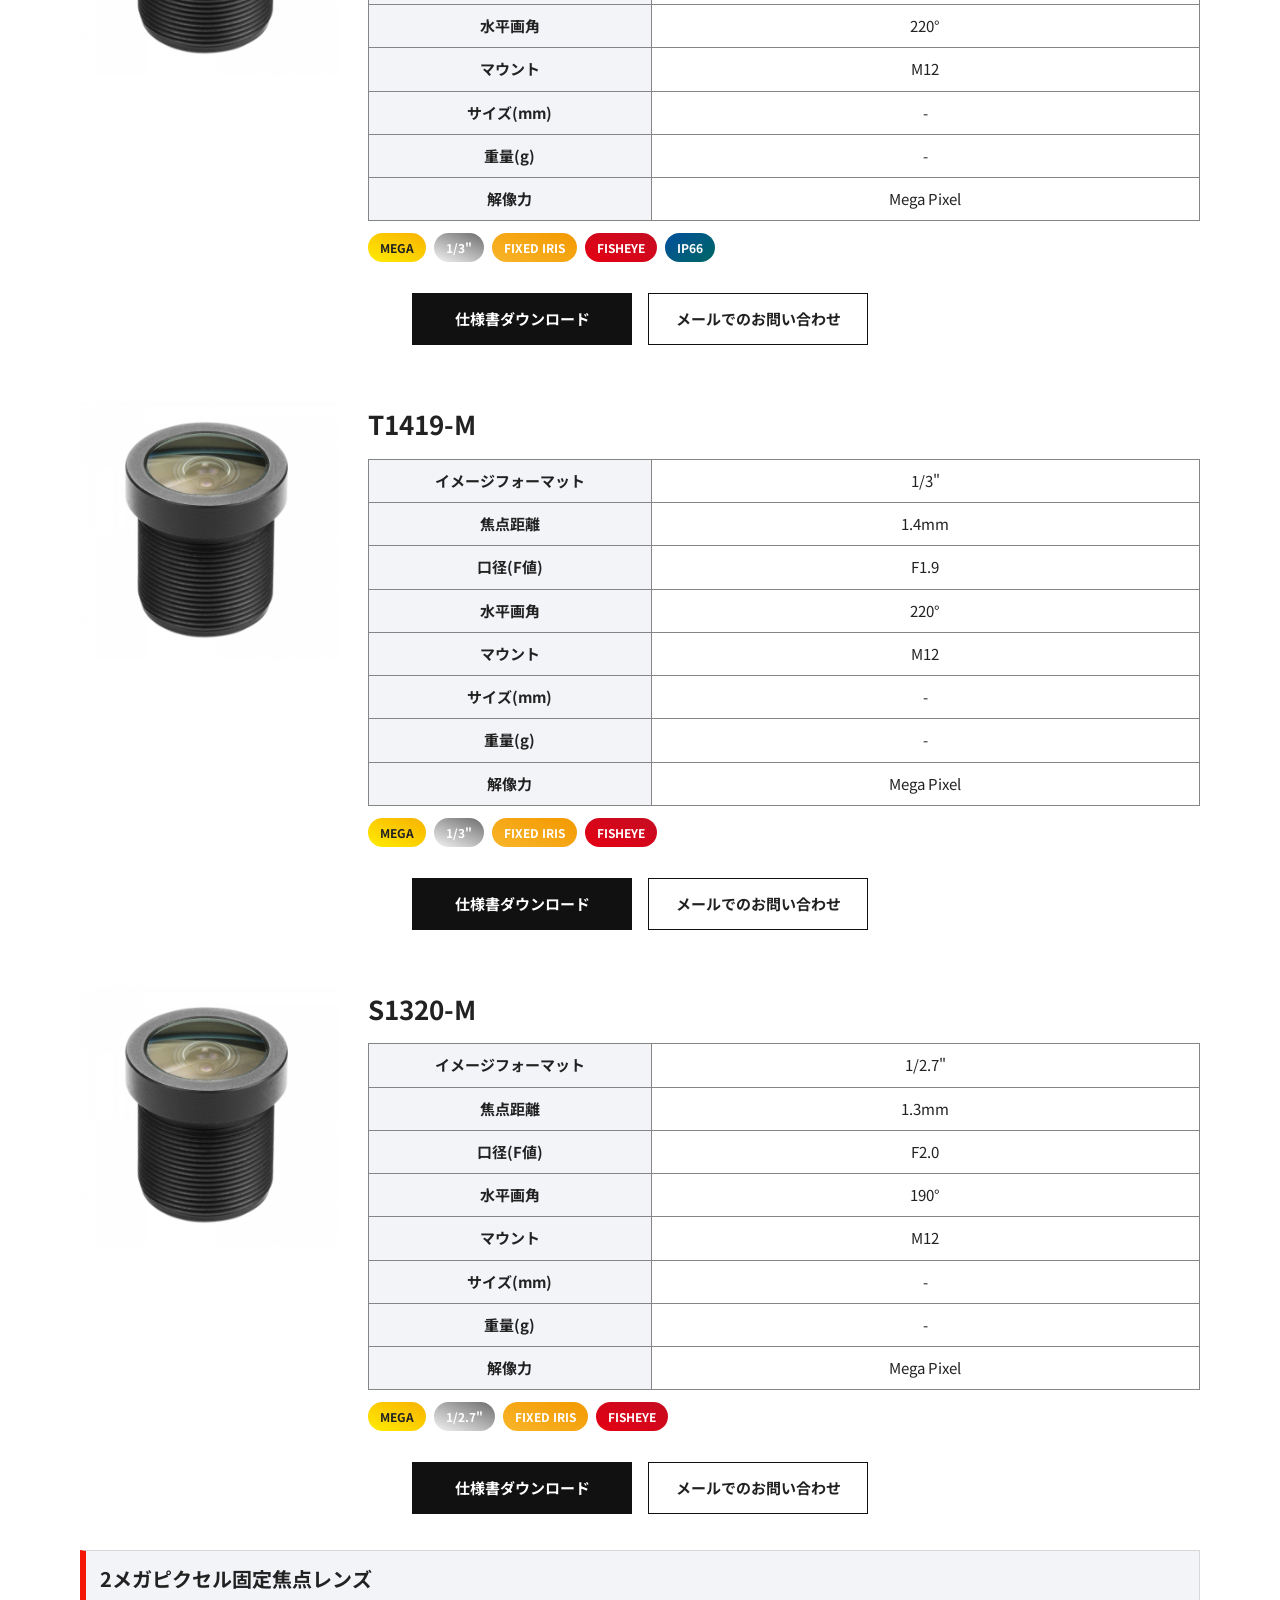
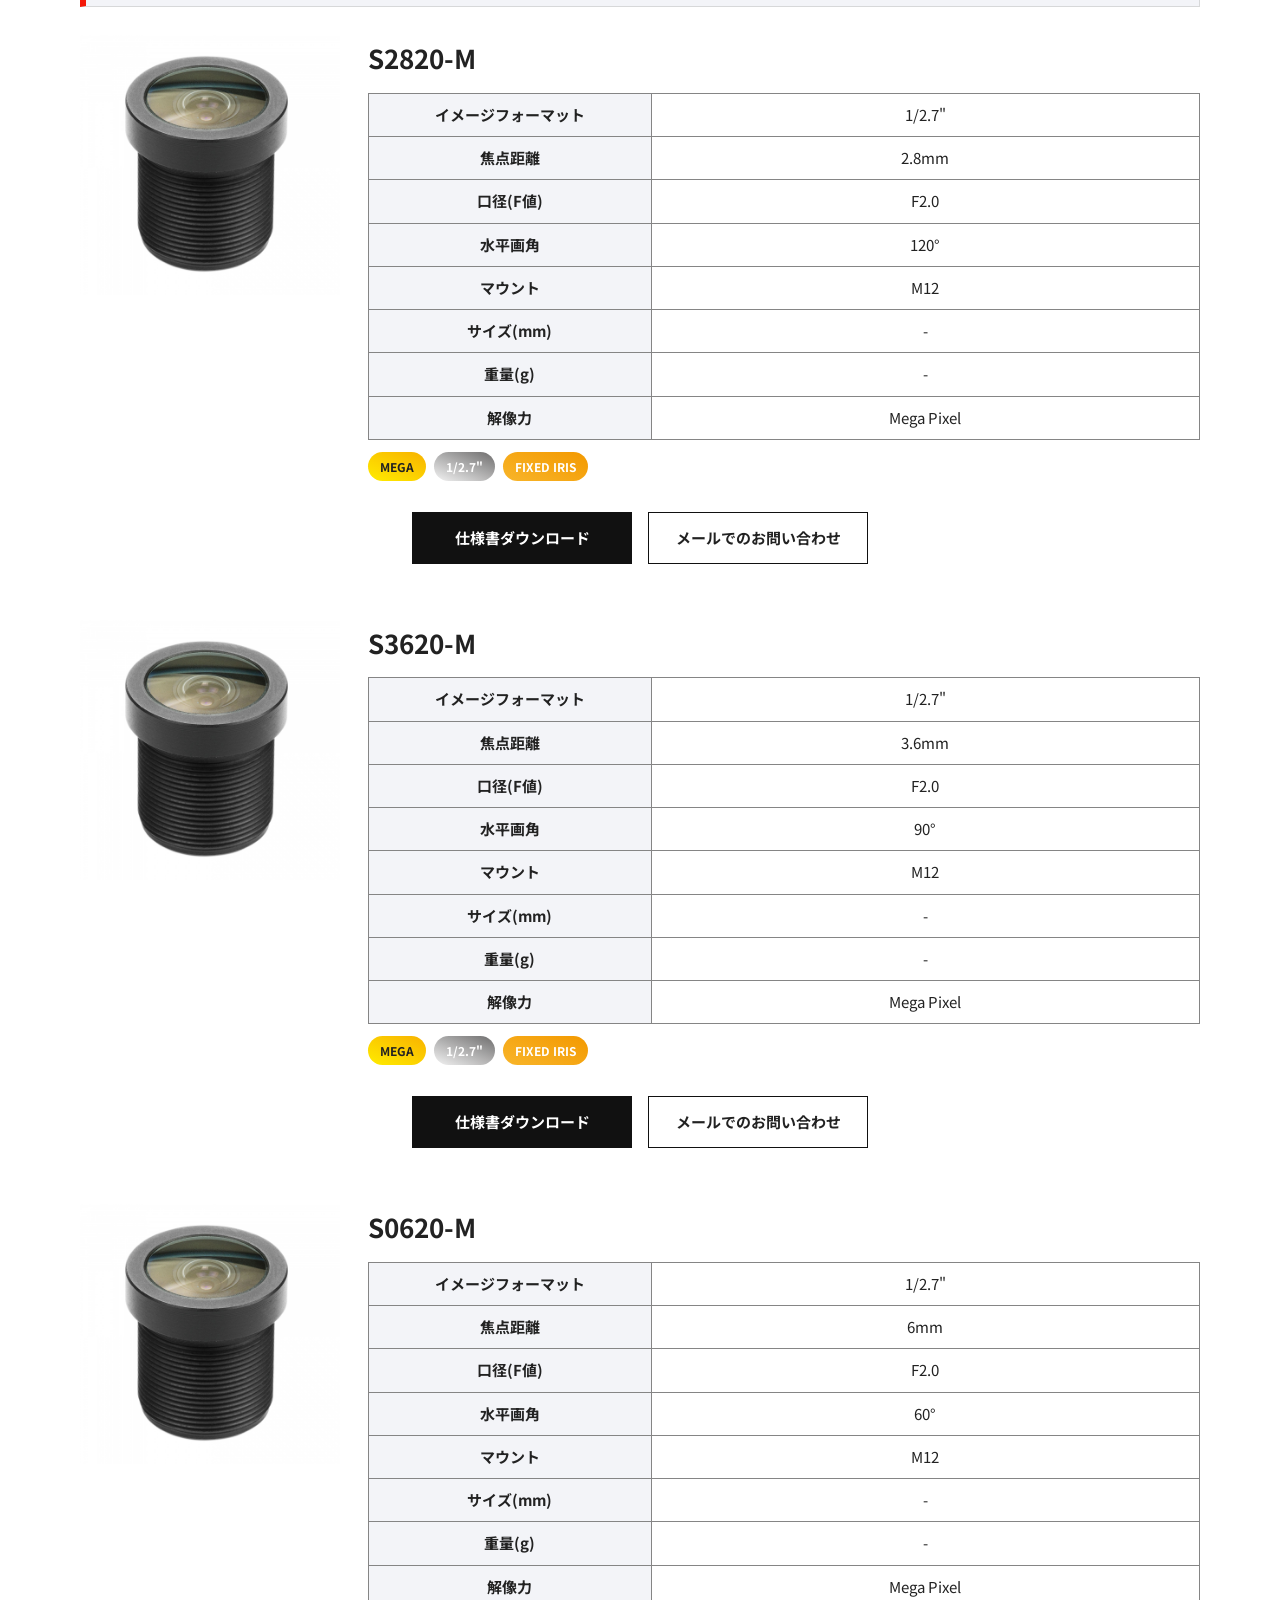
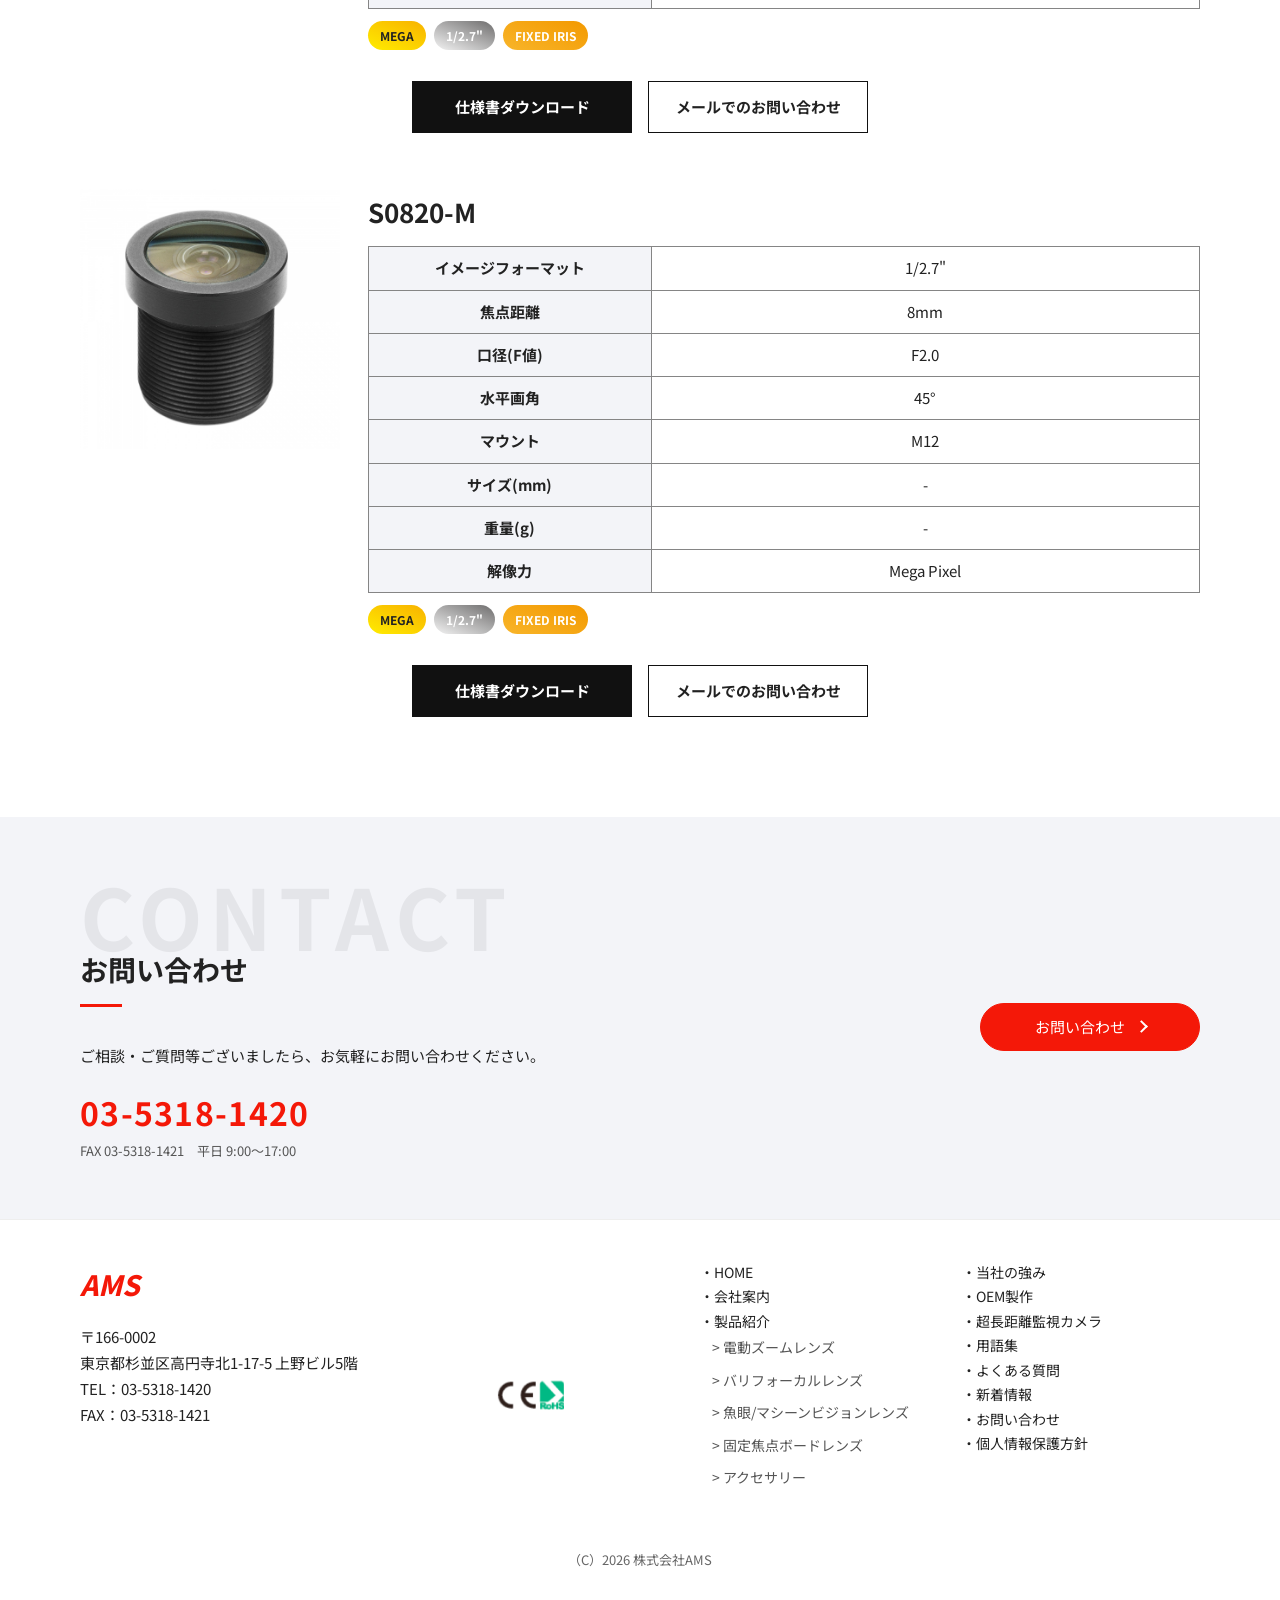
<file: product/board.html>
<!DOCTYPE html>
<html lang="ja">
<head>
  <meta charset="utf-8">
  <meta name="viewport" content="width=device-width, initial-scale=1">
  <title>固定焦点ボードレンズ｜製品紹介｜株式会社AMS</title>
  <meta name="description" content="4Kまで対応の固定焦点レンズシリーズ">
  <link rel="preconnect" href="https://fonts.googleapis.com">
  <link rel="preconnect" href="https://fonts.gstatic.com" crossorigin>
  <link href="https://fonts.googleapis.com/css2?family=Noto+Sans+JP:wght@400;700&display=swap" rel="stylesheet">
  <link rel="stylesheet" href="../assets/css/style.css">
</head>
<body>
<header class="site-header">
  <div class="logo-bar">
    <a href="../index.html"><svg class="logo-mark" width="168" height="54" viewBox="0 0 168 54" role="img" aria-label="AMS"><text x="84" y="42" text-anchor="middle" font-family="Arial, Helvetica, sans-serif" font-size="48" font-style="italic" font-weight="700" fill="#f41808">AMS</text></svg></a>
    <button class="menu-btn" type="button" aria-label="メニュー">メニュー</button>
  </div>
  <nav class="nav" aria-label="主要">
    <ul class="nav-list"><li><a href="../index.html">HOME</a></li><li><a href="../about.html">会社案内</a></li><li><a href="../product/index.html" aria-current="page">製品紹介</a></li><li><a href="../feature.html">当社の強み</a></li><li><a href="../oem.html">OEM製作</a></li><li><a href="../camera.html">超長距離監視カメラ</a></li><li><a href="../glossary.html">用語集</a></li><li><a href="../faq.html">よくある質問</a></li><li><a href="../news.html">新着情報</a></li><li class="lang"><a href="../index.html">日本語</a></li><li class="contact"><a href="../contact.html">お問い合わせ</a></li></ul>
  </nav>
</header>

<div class="page-hero"><h1 class="jp">製品紹介</h1><p class="en">PRODUCTS</p></div>
<div class="wrap crumb"><a href="../index.html">HOME</a> ／ <a href="index.html">製品紹介</a> ／ 固定焦点ボードレンズ</div>
<div class="wrap panel">
  <nav class="cats" aria-label="製品分類"><a href="index.html"><img src="../assets/img/s2_img1.png" alt=""><span>電動ズームレンズ</span></a><a href="varifocal.html"><img src="../assets/img/s2_img2.png" alt=""><span>バリフォーカルレンズ</span></a><a href="fisheye.html"><img src="../assets/img/s2_img3.png" alt=""><span>魚眼/マシーンビジョンレンズ</span></a><a href="board.html" class="active"><img src="../assets/img/s2_img4.png" alt=""><span>固定焦点ボードレンズ</span></a><a href="accessory.html"><img src="../assets/img/s2_img5.png" alt=""><span>アクセサリー</span></a></nav>
  <p>4Kまで対応の固定焦点レンズシリーズ</p>
  <ul class="anchors"><li><a href="#g0">› 8メガピクセル固定焦点レンズ</a></li><li><a href="#g1">› 2メガピクセル魚眼レンズ</a></li><li><a href="#g2">› 2メガピクセル固定焦点レンズ</a></li></ul>
  <h2 class="group-title" id="g0">8メガピクセル固定焦点レンズ</h2><article class="product"><div class="photo"><img src="../assets/products/1664249066-687120_1.jpg" alt="S0415-8M"></div><div><h3>S0415-8M</h3><table class="spec"><tr><th>イメージフォーマット</th><td>1/2.7&quot;</td></tr><tr><th>焦点距離</th><td>4mm</td></tr><tr><th>口径(F値)</th><td>F1.5</td></tr><tr><th>水平画角</th><td>88°</td></tr><tr><th>マウント</th><td>M12</td></tr><tr><th>サイズ(mm)</th><td>φ14x 17.57</td></tr><tr><th>重量(g)</th><td>-</td></tr><tr><th>解像力</th><td>8 Mega Pixel</td></tr></table><ul class="tags"><li class="mega">8 MEGA</li><li class="format-size">1/2.7&quot;</li><li class="iris">FIXED IRIS</li><li class="other">Low Distortion</li></ul></div></article><div class="actions"><a class="pdf" href="../assets/pdf/1664249066-687120.pdf" target="_blank" rel="noopener">仕様書ダウンロード</a><a href="../contact.html">メールでのお問い合わせ</a></div><h2 class="group-title" id="g1">2メガピクセル魚眼レンズ</h2><article class="product"><div class="photo"><img src="../assets/products/1664249334-347004_1.jpg" alt="T1419-MW(IP66)"></div><div><h3>T1419-MW(IP66)</h3><table class="spec"><tr><th>イメージフォーマット</th><td>1/3&quot;</td></tr><tr><th>焦点距離</th><td>1.4mm</td></tr><tr><th>口径(F値)</th><td>F1.9</td></tr><tr><th>水平画角</th><td>220°</td></tr><tr><th>マウント</th><td>M12</td></tr><tr><th>サイズ(mm)</th><td>-</td></tr><tr><th>重量(g)</th><td>-</td></tr><tr><th>解像力</th><td>Mega Pixel</td></tr></table><ul class="tags"><li class="mega">MEGA</li><li class="format-size">1/3&quot;</li><li class="iris">FIXED IRIS</li><li class="ir">FISHEYE</li><li class="other">IP66</li></ul></div></article><div class="actions"><a class="pdf" href="../assets/pdf/1664249334-347004.pdf" target="_blank" rel="noopener">仕様書ダウンロード</a><a href="../contact.html">メールでのお問い合わせ</a></div><article class="product"><div class="photo"><img src="../assets/products/1664249468-804938_1.jpg" alt="T1419-M"></div><div><h3>T1419-M</h3><table class="spec"><tr><th>イメージフォーマット</th><td>1/3&quot;</td></tr><tr><th>焦点距離</th><td>1.4mm</td></tr><tr><th>口径(F値)</th><td>F1.9</td></tr><tr><th>水平画角</th><td>220°</td></tr><tr><th>マウント</th><td>M12</td></tr><tr><th>サイズ(mm)</th><td>-</td></tr><tr><th>重量(g)</th><td>-</td></tr><tr><th>解像力</th><td>Mega Pixel</td></tr></table><ul class="tags"><li class="mega">MEGA</li><li class="format-size">1/3&quot;</li><li class="iris">FIXED IRIS</li><li class="ir">FISHEYE</li></ul></div></article><div class="actions"><a class="pdf" href="../assets/pdf/1664249468-804938.pdf" target="_blank" rel="noopener">仕様書ダウンロード</a><a href="../contact.html">メールでのお問い合わせ</a></div><article class="product"><div class="photo"><img src="../assets/products/1664249805-485347_1.jpg" alt="S1320-M"></div><div><h3>S1320-M</h3><table class="spec"><tr><th>イメージフォーマット</th><td>1/2.7&quot;</td></tr><tr><th>焦点距離</th><td>1.3mm</td></tr><tr><th>口径(F値)</th><td>F2.0</td></tr><tr><th>水平画角</th><td>190°</td></tr><tr><th>マウント</th><td>M12</td></tr><tr><th>サイズ(mm)</th><td>-</td></tr><tr><th>重量(g)</th><td>-</td></tr><tr><th>解像力</th><td>Mega Pixel</td></tr></table><ul class="tags"><li class="mega">MEGA</li><li class="format-size">1/2.7&quot;</li><li class="iris">FIXED IRIS</li><li class="ir">FISHEYE</li></ul></div></article><div class="actions"><a class="pdf" href="../assets/pdf/1664249805-485347.pdf" target="_blank" rel="noopener">仕様書ダウンロード</a><a href="../contact.html">メールでのお問い合わせ</a></div><h2 class="group-title" id="g2">2メガピクセル固定焦点レンズ</h2><article class="product"><div class="photo"><img src="../assets/products/1664250128-664000_1.jpg" alt="S2820-M"></div><div><h3>S2820-M</h3><table class="spec"><tr><th>イメージフォーマット</th><td>1/2.7&quot;</td></tr><tr><th>焦点距離</th><td>2.8mm</td></tr><tr><th>口径(F値)</th><td>F2.0</td></tr><tr><th>水平画角</th><td>120°</td></tr><tr><th>マウント</th><td>M12</td></tr><tr><th>サイズ(mm)</th><td>-</td></tr><tr><th>重量(g)</th><td>-</td></tr><tr><th>解像力</th><td>Mega Pixel</td></tr></table><ul class="tags"><li class="mega">MEGA</li><li class="format-size">1/2.7&quot;</li><li class="iris">FIXED IRIS</li></ul></div></article><div class="actions"><a class="pdf" href="../assets/pdf/1664250128-664000.pdf" target="_blank" rel="noopener">仕様書ダウンロード</a><a href="../contact.html">メールでのお問い合わせ</a></div><article class="product"><div class="photo"><img src="../assets/products/1664250416-747718_1.jpg" alt="S3620-M"></div><div><h3>S3620-M</h3><table class="spec"><tr><th>イメージフォーマット</th><td>1/2.7&quot;</td></tr><tr><th>焦点距離</th><td>3.6mm</td></tr><tr><th>口径(F値)</th><td>F2.0</td></tr><tr><th>水平画角</th><td>90°</td></tr><tr><th>マウント</th><td>M12</td></tr><tr><th>サイズ(mm)</th><td>-</td></tr><tr><th>重量(g)</th><td>-</td></tr><tr><th>解像力</th><td>Mega Pixel</td></tr></table><ul class="tags"><li class="mega">MEGA</li><li class="format-size">1/2.7&quot;</li><li class="iris">FIXED IRIS</li></ul></div></article><div class="actions"><a class="pdf" href="../assets/pdf/1664250416-747718.pdf" target="_blank" rel="noopener">仕様書ダウンロード</a><a href="../contact.html">メールでのお問い合わせ</a></div><article class="product"><div class="photo"><img src="../assets/products/1664250490-395349_1.jpg" alt="S0620-M"></div><div><h3>S0620-M</h3><table class="spec"><tr><th>イメージフォーマット</th><td>1/2.7&quot;</td></tr><tr><th>焦点距離</th><td>6mm</td></tr><tr><th>口径(F値)</th><td>F2.0</td></tr><tr><th>水平画角</th><td>60°</td></tr><tr><th>マウント</th><td>M12</td></tr><tr><th>サイズ(mm)</th><td>-</td></tr><tr><th>重量(g)</th><td>-</td></tr><tr><th>解像力</th><td>Mega Pixel</td></tr></table><ul class="tags"><li class="mega">MEGA</li><li class="format-size">1/2.7&quot;</li><li class="iris">FIXED IRIS</li></ul></div></article><div class="actions"><a class="pdf" href="../assets/pdf/1664250490-395349.pdf" target="_blank" rel="noopener">仕様書ダウンロード</a><a href="../contact.html">メールでのお問い合わせ</a></div><article class="product"><div class="photo"><img src="../assets/products/1664250557-225381_1.jpg" alt="S0820-M"></div><div><h3>S0820-M</h3><table class="spec"><tr><th>イメージフォーマット</th><td>1/2.7&quot;</td></tr><tr><th>焦点距離</th><td>8mm</td></tr><tr><th>口径(F値)</th><td>F2.0</td></tr><tr><th>水平画角</th><td>45°</td></tr><tr><th>マウント</th><td>M12</td></tr><tr><th>サイズ(mm)</th><td>-</td></tr><tr><th>重量(g)</th><td>-</td></tr><tr><th>解像力</th><td>Mega Pixel</td></tr></table><ul class="tags"><li class="mega">MEGA</li><li class="format-size">1/2.7&quot;</li><li class="iris">FIXED IRIS</li></ul></div></article><div class="actions"><a class="pdf" href="../assets/pdf/1664250557-225381.pdf" target="_blank" rel="noopener">仕様書ダウンロード</a><a href="../contact.html">メールでのお問い合わせ</a></div>
</div>

<section class="contact-band">
  <div class="wrap inner">
    <div>
      <h2 class="sec-title left"><span class="en">CONTACT</span><span class="jp">お問い合わせ</span></h2>
      <p>ご相談・ご質問等ございましたら、お気軽にお問い合わせください。</p>
      <a class="phone" href="tel:0353181420">03-5318-1420<small>FAX 03-5318-1421　平日 9:00～17:00</small></a>
    </div>
    <p><a class="btn-pill" href="../contact.html">お問い合わせ</a></p>
  </div>
</section>
<footer class="site-footer">
  <div class="wrap foot">
    <div>
      <a class="foot-brand" href="../index.html">AMS</a>
      <p>〒166-0002<br>東京都杉並区高円寺北1-17-5 上野ビル5階<br>
      <a href="tel:0353181420">TEL：03-5318-1420</a><br>FAX：03-5318-1421</p>
    </div>
    <div class="marks"><img src="../assets/img/ce.png" alt="CE RoHS"></div>
    <div class="foot-nav">
      <ul><li><a href="../index.html">・HOME</a></li><li><a href="../about.html">・会社案内</a></li><li><a href="../product/index.html">・製品紹介</a></li><li class="sub"><a href="../product/index.html">&gt; 電動ズームレンズ</a></li><li class="sub"><a href="../product/varifocal.html">&gt; バリフォーカルレンズ</a></li><li class="sub"><a href="../product/fisheye.html">&gt; 魚眼/マシーンビジョンレンズ</a></li><li class="sub"><a href="../product/board.html">&gt; 固定焦点ボードレンズ</a></li><li class="sub"><a href="../product/accessory.html">&gt; アクセサリー</a></li></ul>
      <ul><li><a href="../feature.html">・当社の強み</a></li><li><a href="../oem.html">・OEM製作</a></li><li><a href="../camera.html">・超長距離監視カメラ</a></li><li><a href="../glossary.html">・用語集</a></li><li><a href="../faq.html">・よくある質問</a></li><li><a href="../news.html">・新着情報</a></li><li><a href="../contact.html">・お問い合わせ</a></li><li><a href="../contact.html#pp">・個人情報保護方針</a></li></ul>
    </div>
  </div>
</footer>
<p class="copy">（C）2026 株式会社AMS</p>
<button class="to-top" type="button" aria-label="ページ上部へ">↑</button>
<script src="../assets/js/site.js"></script>
</body>
</html>
</file>
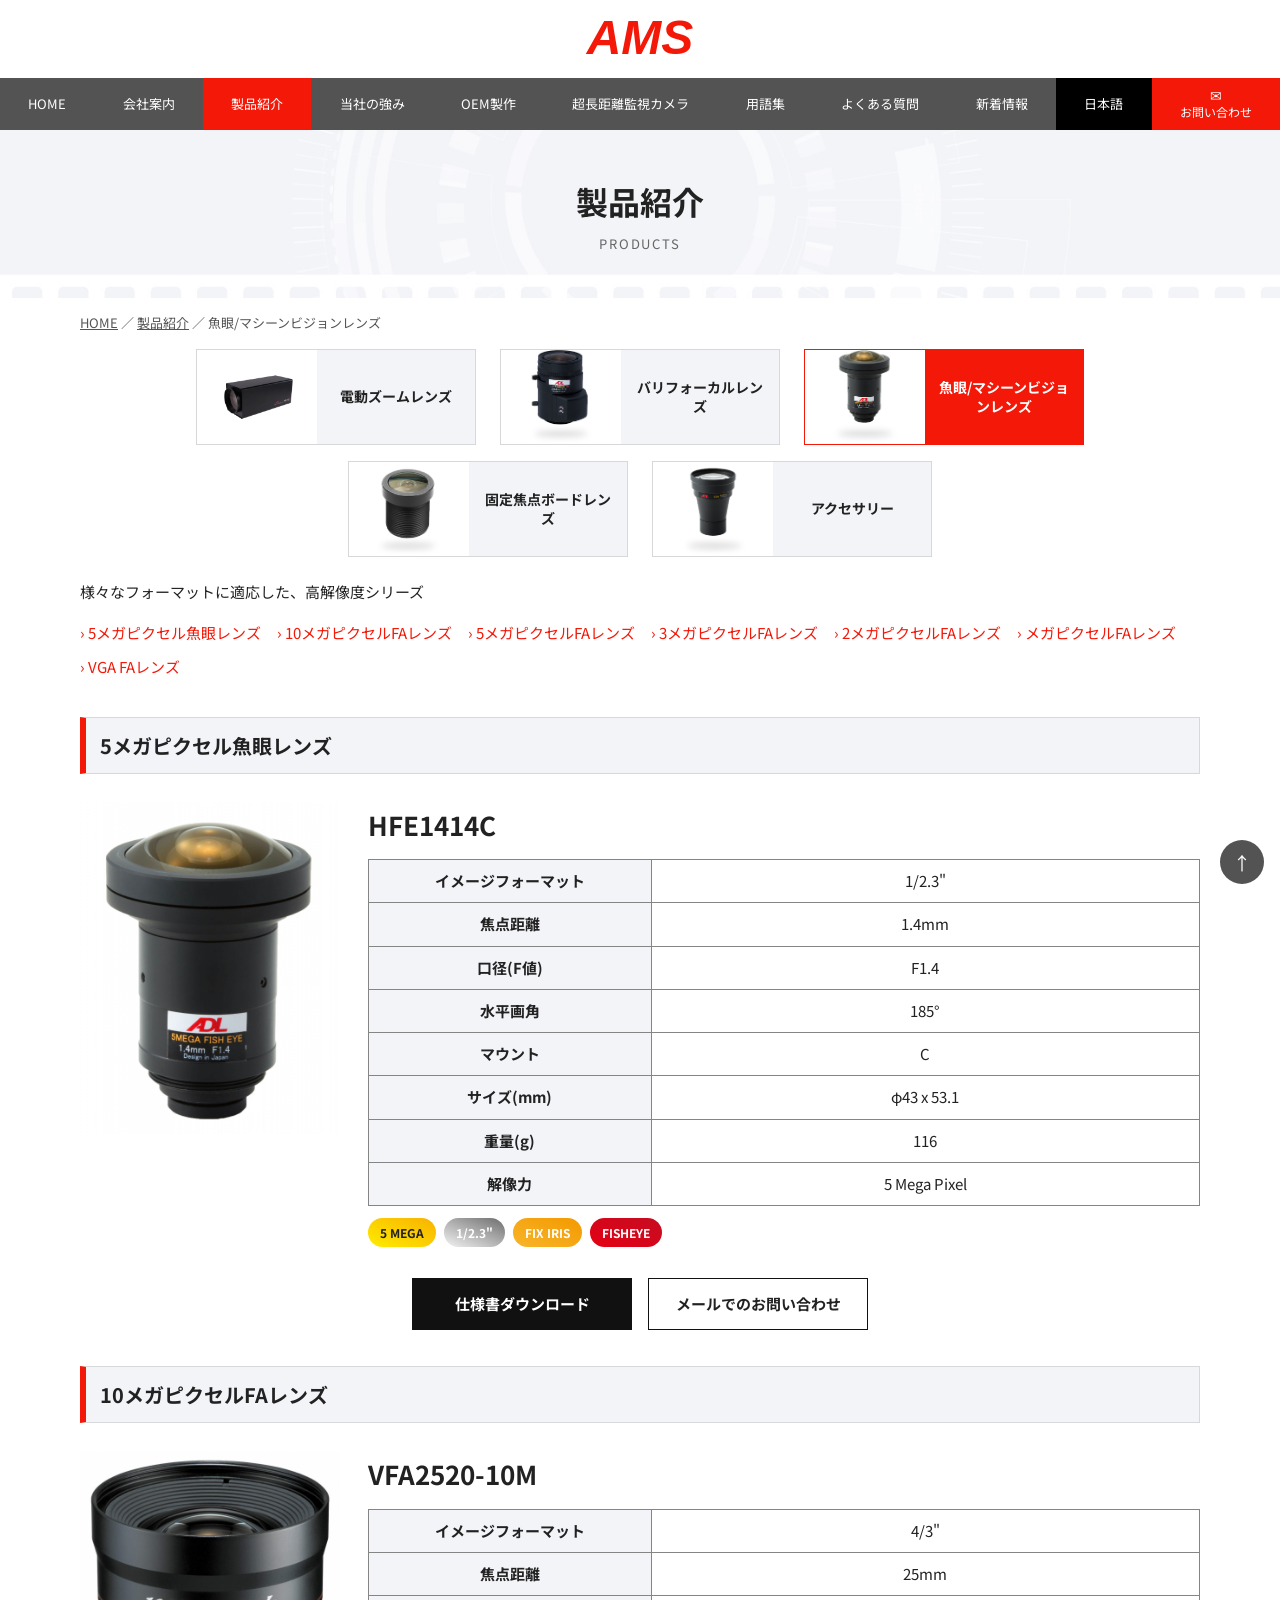
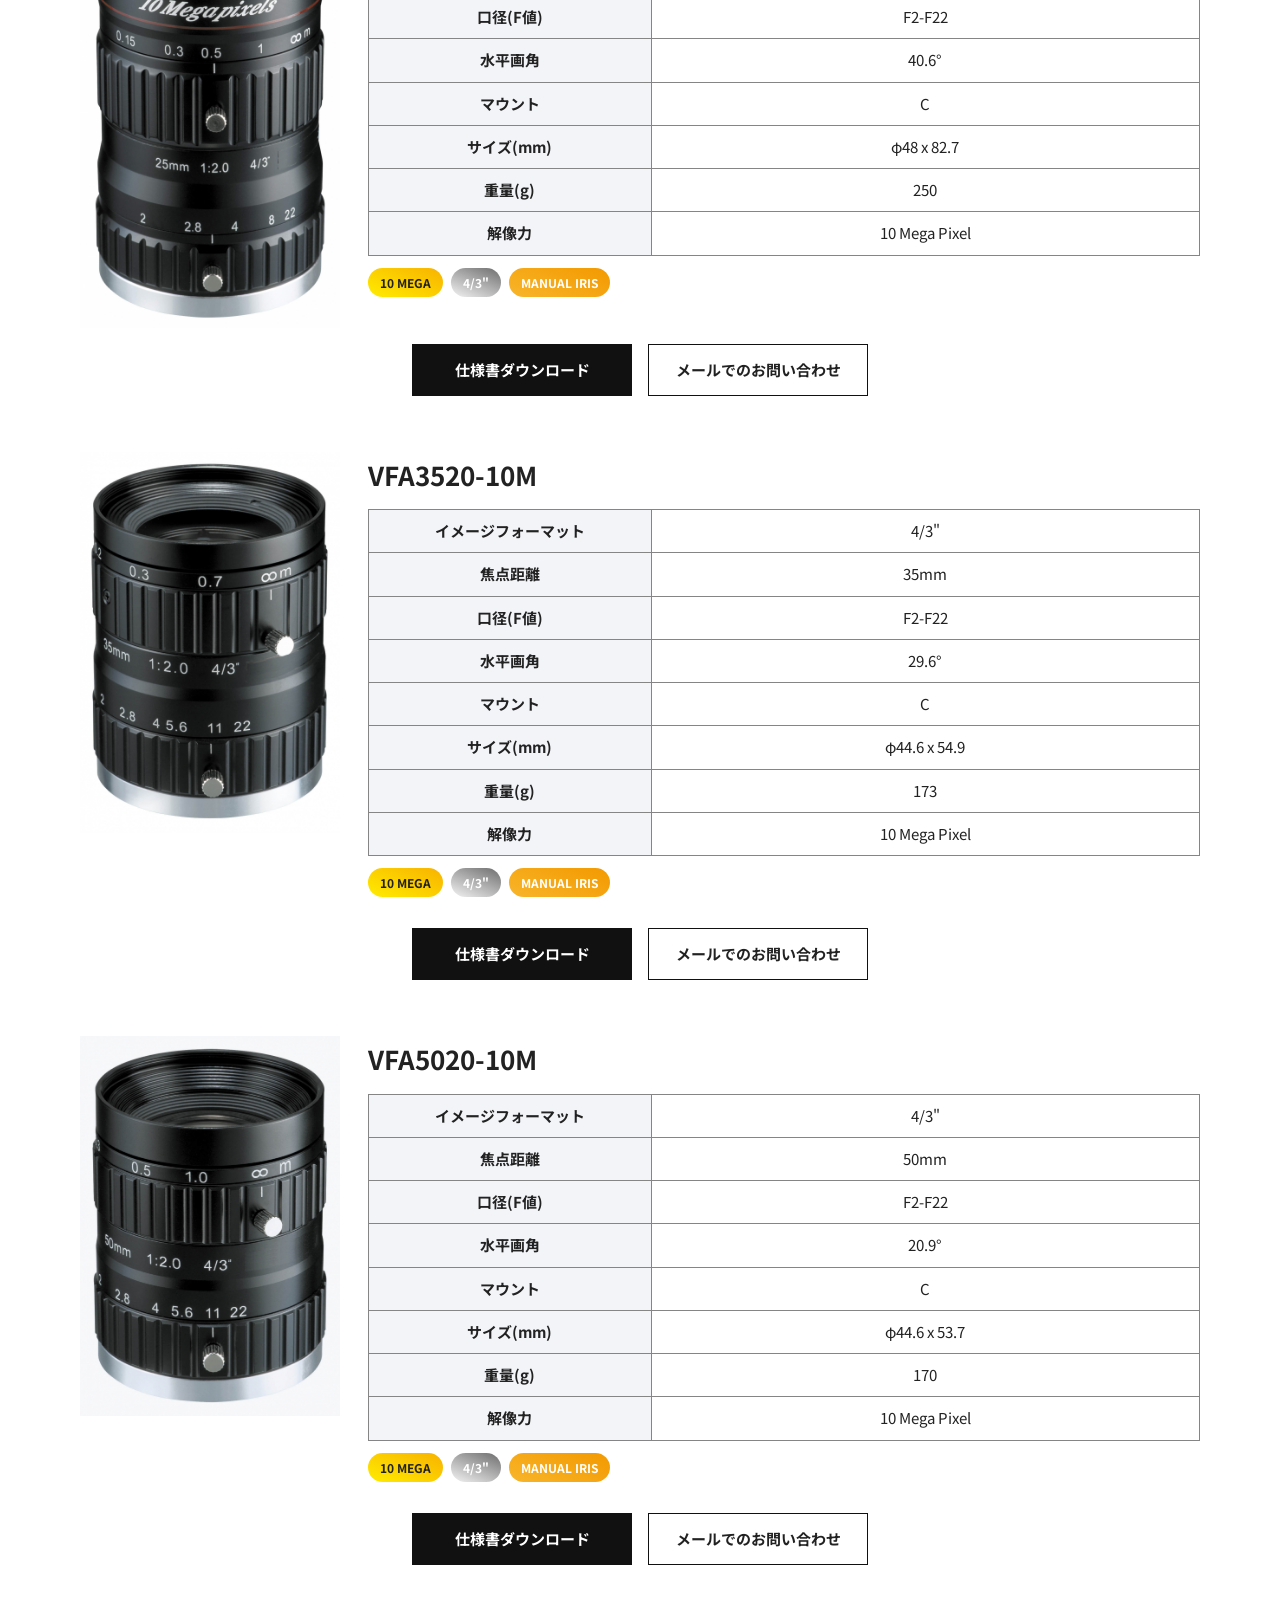
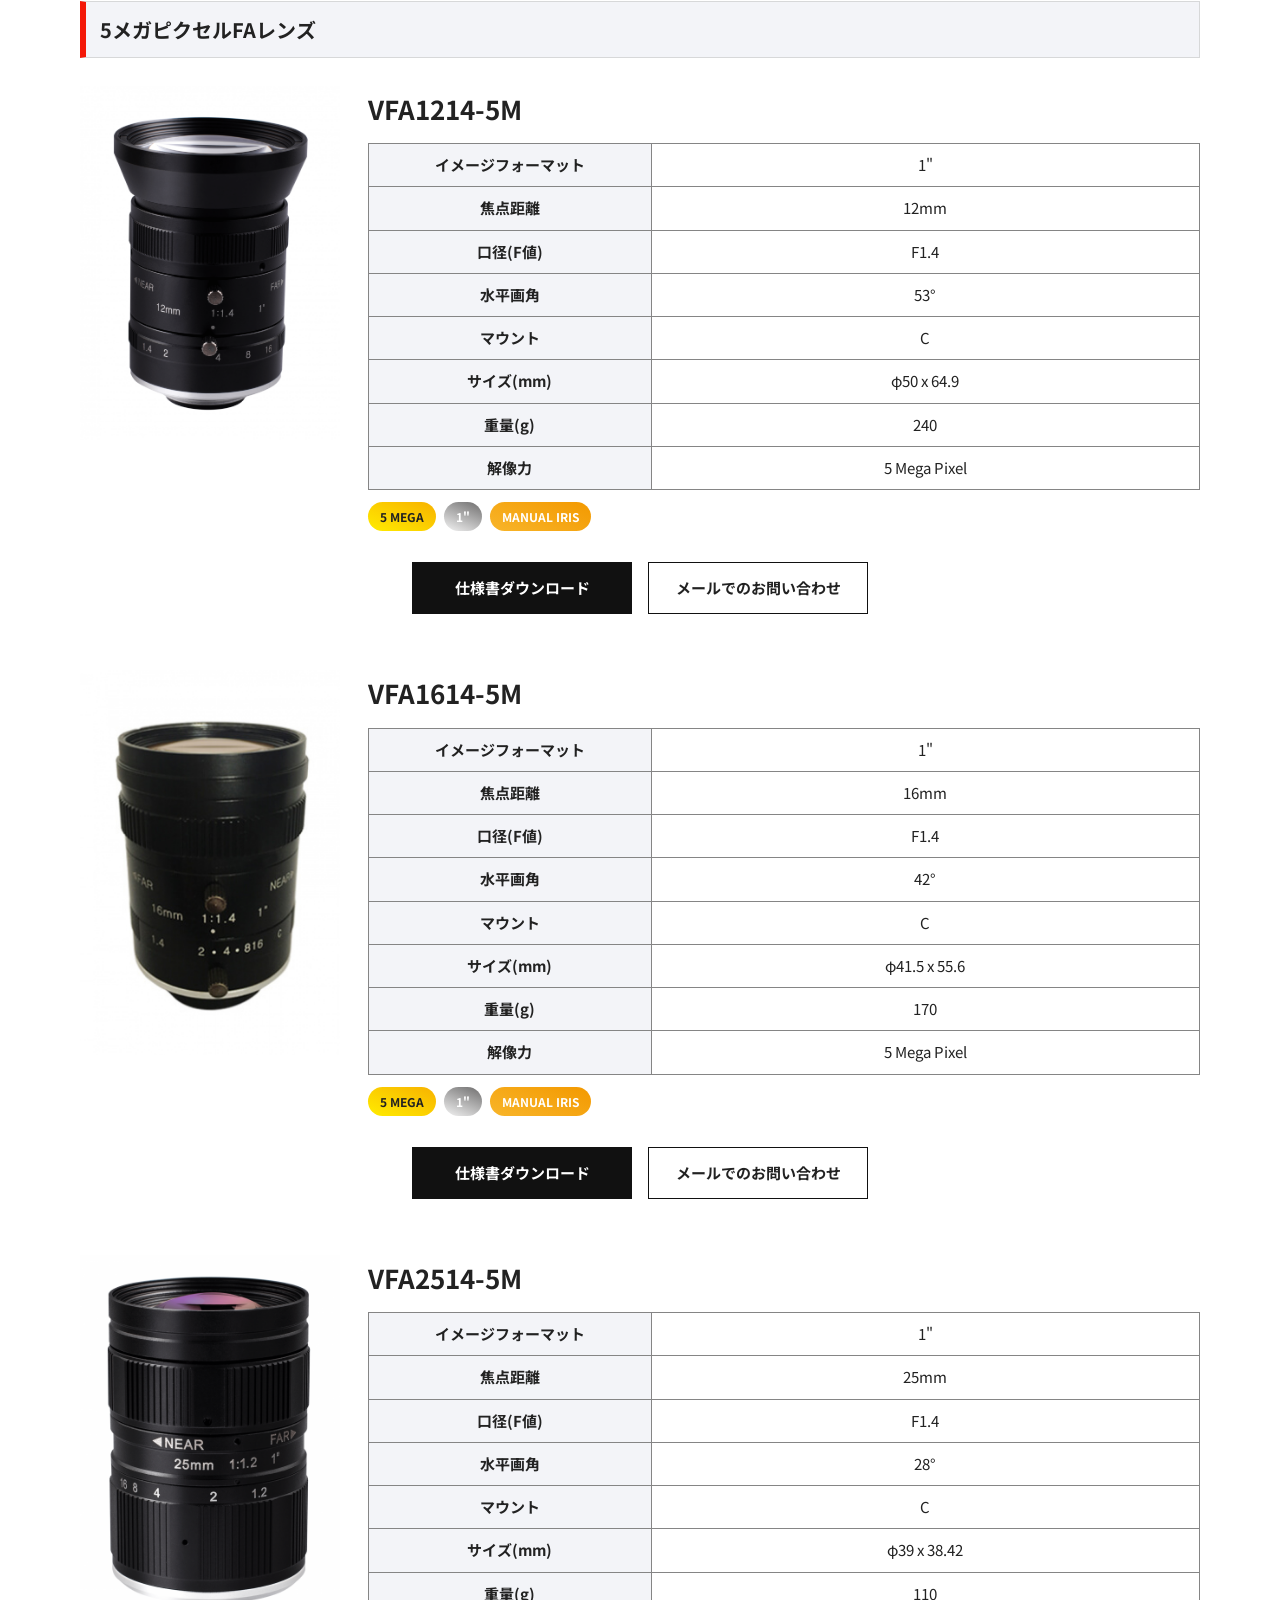
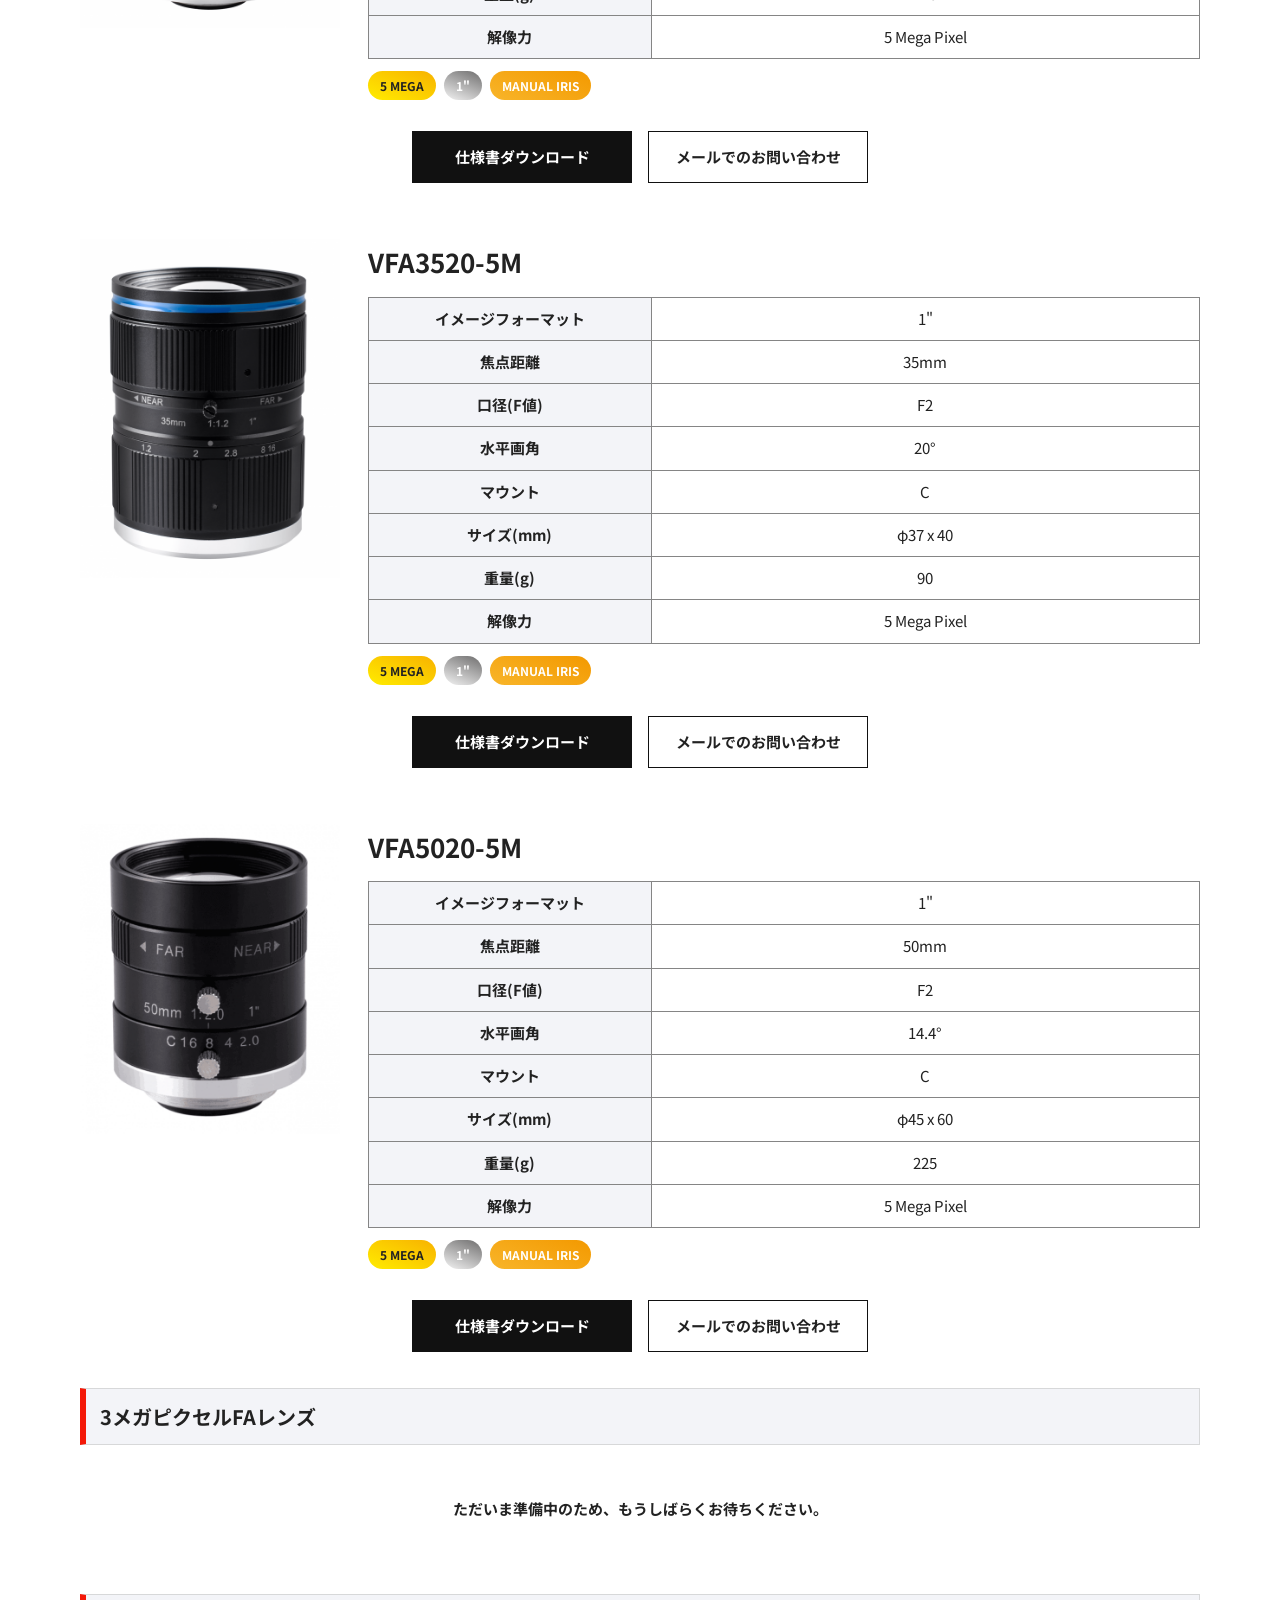
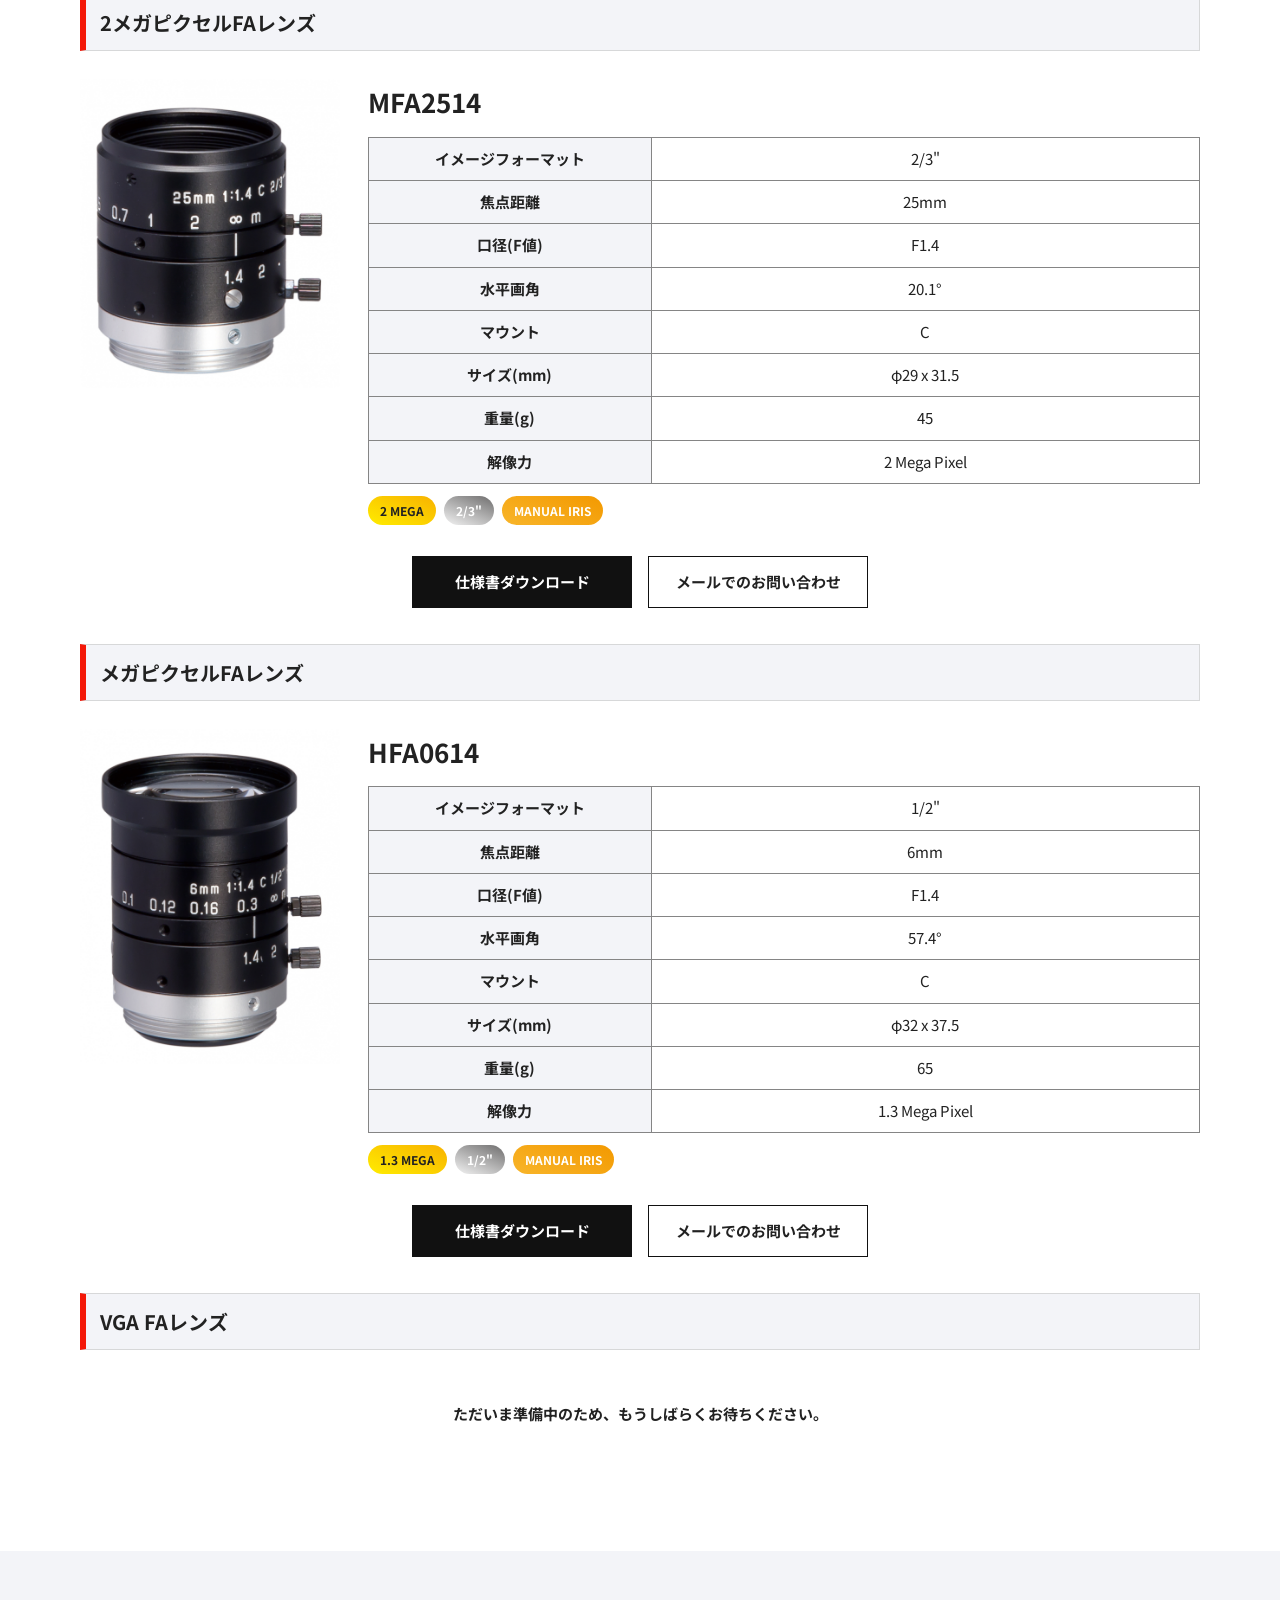
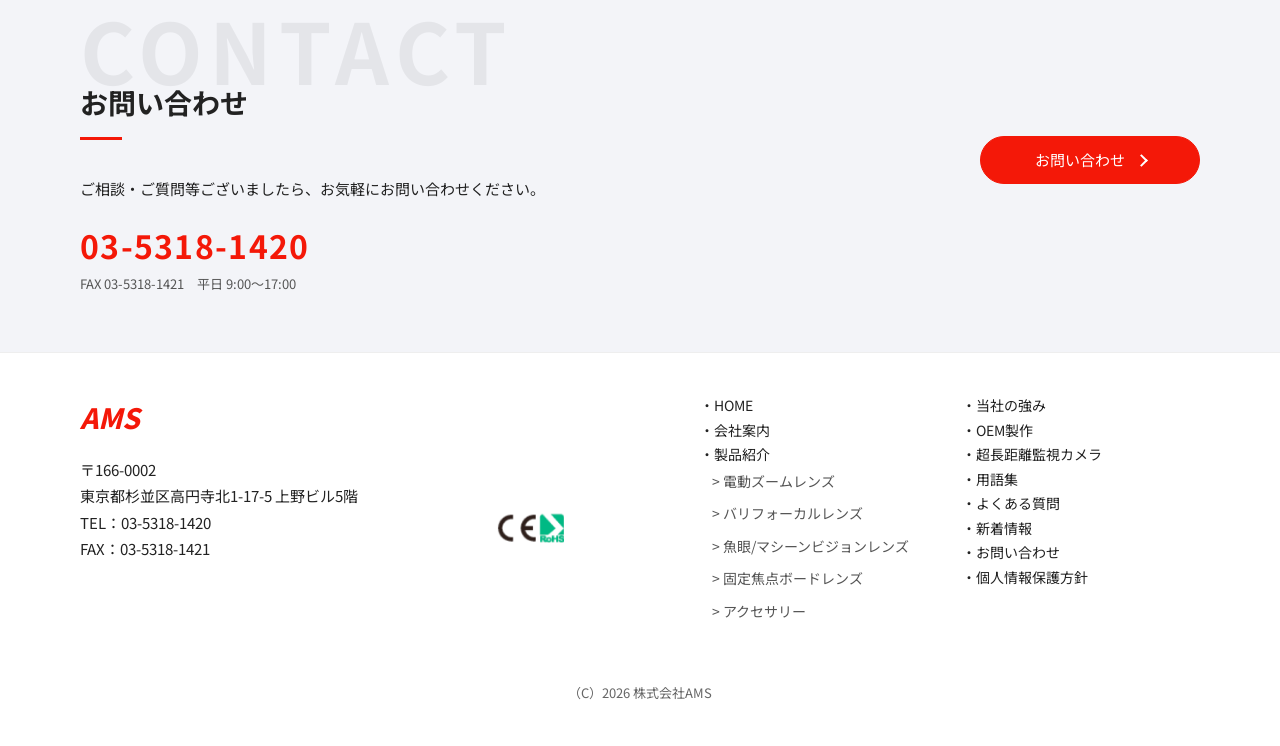
<file: product/fisheye.html>
<!DOCTYPE html>
<html lang="ja">
<head>
  <meta charset="utf-8">
  <meta name="viewport" content="width=device-width, initial-scale=1">
  <title>魚眼/マシーンビジョンレンズ｜製品紹介｜株式会社AMS</title>
  <meta name="description" content="様々なフォーマットに適応した、高解像度シリーズ">
  <link rel="preconnect" href="https://fonts.googleapis.com">
  <link rel="preconnect" href="https://fonts.gstatic.com" crossorigin>
  <link href="https://fonts.googleapis.com/css2?family=Noto+Sans+JP:wght@400;700&display=swap" rel="stylesheet">
  <link rel="stylesheet" href="../assets/css/style.css">
</head>
<body>
<header class="site-header">
  <div class="logo-bar">
    <a href="../index.html"><svg class="logo-mark" width="168" height="54" viewBox="0 0 168 54" role="img" aria-label="AMS"><text x="84" y="42" text-anchor="middle" font-family="Arial, Helvetica, sans-serif" font-size="48" font-style="italic" font-weight="700" fill="#f41808">AMS</text></svg></a>
    <button class="menu-btn" type="button" aria-label="メニュー">メニュー</button>
  </div>
  <nav class="nav" aria-label="主要">
    <ul class="nav-list"><li><a href="../index.html">HOME</a></li><li><a href="../about.html">会社案内</a></li><li><a href="../product/index.html" aria-current="page">製品紹介</a></li><li><a href="../feature.html">当社の強み</a></li><li><a href="../oem.html">OEM製作</a></li><li><a href="../camera.html">超長距離監視カメラ</a></li><li><a href="../glossary.html">用語集</a></li><li><a href="../faq.html">よくある質問</a></li><li><a href="../news.html">新着情報</a></li><li class="lang"><a href="../index.html">日本語</a></li><li class="contact"><a href="../contact.html">お問い合わせ</a></li></ul>
  </nav>
</header>

<div class="page-hero"><h1 class="jp">製品紹介</h1><p class="en">PRODUCTS</p></div>
<div class="wrap crumb"><a href="../index.html">HOME</a> ／ <a href="index.html">製品紹介</a> ／ 魚眼/マシーンビジョンレンズ</div>
<div class="wrap panel">
  <nav class="cats" aria-label="製品分類"><a href="index.html"><img src="../assets/img/s2_img1.png" alt=""><span>電動ズームレンズ</span></a><a href="varifocal.html"><img src="../assets/img/s2_img2.png" alt=""><span>バリフォーカルレンズ</span></a><a href="fisheye.html" class="active"><img src="../assets/img/s2_img3.png" alt=""><span>魚眼/マシーンビジョンレンズ</span></a><a href="board.html"><img src="../assets/img/s2_img4.png" alt=""><span>固定焦点ボードレンズ</span></a><a href="accessory.html"><img src="../assets/img/s2_img5.png" alt=""><span>アクセサリー</span></a></nav>
  <p>様々なフォーマットに適応した、高解像度シリーズ</p>
  <ul class="anchors"><li><a href="#g0">› 5メガピクセル魚眼レンズ</a></li><li><a href="#g1">› 10メガピクセルFAレンズ</a></li><li><a href="#g2">› 5メガピクセルFAレンズ</a></li><li><a href="#g3">› 3メガピクセルFAレンズ</a></li><li><a href="#g4">› 2メガピクセルFAレンズ</a></li><li><a href="#g5">› メガピクセルFAレンズ</a></li><li><a href="#g6">› VGA FAレンズ</a></li></ul>
  <h2 class="group-title" id="g0">5メガピクセル魚眼レンズ</h2><article class="product"><div class="photo"><img src="../assets/products/1664246948-692595_1.jpg" alt="HFE1414C"></div><div><h3>HFE1414C</h3><table class="spec"><tr><th>イメージフォーマット</th><td>1/2.3&quot;</td></tr><tr><th>焦点距離</th><td>1.4mm</td></tr><tr><th>口径(F値)</th><td>F1.4</td></tr><tr><th>水平画角</th><td>185°</td></tr><tr><th>マウント</th><td>C</td></tr><tr><th>サイズ(mm)</th><td>φ43 x 53.1</td></tr><tr><th>重量(g)</th><td>116</td></tr><tr><th>解像力</th><td>5 Mega Pixel</td></tr></table><ul class="tags"><li class="mega">5 MEGA</li><li class="format-size">1/2.3&quot;</li><li class="iris">FIX IRIS</li><li class="ir">FISHEYE</li></ul></div></article><div class="actions"><a class="pdf" href="../assets/pdf/1664246948-692595.pdf" target="_blank" rel="noopener">仕様書ダウンロード</a><a href="../contact.html">メールでのお問い合わせ</a></div><h2 class="group-title" id="g1">10メガピクセルFAレンズ</h2><article class="product"><div class="photo"><img src="../assets/products/1664248147-687219_1.jpg" alt="VFA2520-10M"></div><div><h3>VFA2520-10M</h3><table class="spec"><tr><th>イメージフォーマット</th><td>4/3&quot;</td></tr><tr><th>焦点距離</th><td>25mm</td></tr><tr><th>口径(F値)</th><td>F2-F22</td></tr><tr><th>水平画角</th><td>40.6°</td></tr><tr><th>マウント</th><td>C</td></tr><tr><th>サイズ(mm)</th><td>φ48 x 82.7</td></tr><tr><th>重量(g)</th><td>250</td></tr><tr><th>解像力</th><td>10 Mega Pixel</td></tr></table><ul class="tags"><li class="mega">10 MEGA</li><li class="format-size">4/3&quot;</li><li class="iris">MANUAL IRIS</li></ul></div></article><div class="actions"><a class="pdf" href="../assets/pdf/1664248147-687219.pdf" target="_blank" rel="noopener">仕様書ダウンロード</a><a href="../contact.html">メールでのお問い合わせ</a></div><article class="product"><div class="photo"><img src="../assets/products/1664248625-429671_1.jpg" alt="VFA3520-10M"></div><div><h3>VFA3520-10M</h3><table class="spec"><tr><th>イメージフォーマット</th><td>4/3&quot;</td></tr><tr><th>焦点距離</th><td>35mm</td></tr><tr><th>口径(F値)</th><td>F2-F22</td></tr><tr><th>水平画角</th><td>29.6°</td></tr><tr><th>マウント</th><td>C</td></tr><tr><th>サイズ(mm)</th><td>φ44.6 x 54.9</td></tr><tr><th>重量(g)</th><td>173</td></tr><tr><th>解像力</th><td>10 Mega Pixel</td></tr></table><ul class="tags"><li class="mega">10 MEGA</li><li class="format-size">4/3&quot;</li><li class="iris">MANUAL IRIS</li></ul></div></article><div class="actions"><a class="pdf" href="../assets/pdf/1664248625-429671.pdf" target="_blank" rel="noopener">仕様書ダウンロード</a><a href="../contact.html">メールでのお問い合わせ</a></div><article class="product"><div class="photo"><img src="../assets/products/1664248855-645966_1.jpg" alt="VFA5020-10M"></div><div><h3>VFA5020-10M</h3><table class="spec"><tr><th>イメージフォーマット</th><td>4/3&quot;</td></tr><tr><th>焦点距離</th><td>50mm</td></tr><tr><th>口径(F値)</th><td>F2-F22</td></tr><tr><th>水平画角</th><td>20.9°</td></tr><tr><th>マウント</th><td>C</td></tr><tr><th>サイズ(mm)</th><td>φ44.6 x 53.7</td></tr><tr><th>重量(g)</th><td>170</td></tr><tr><th>解像力</th><td>10 Mega Pixel</td></tr></table><ul class="tags"><li class="mega">10 MEGA</li><li class="format-size">4/3&quot;</li><li class="iris">MANUAL IRIS</li></ul></div></article><div class="actions"><a class="pdf" href="../assets/pdf/1664248855-645966.pdf" target="_blank" rel="noopener">仕様書ダウンロード</a><a href="../contact.html">メールでのお問い合わせ</a></div><h2 class="group-title" id="g2">5メガピクセルFAレンズ</h2><article class="product"><div class="photo"><img src="../assets/products/1664254281-923968_1.png" alt="VFA1214-5M"></div><div><h3>VFA1214-5M</h3><table class="spec"><tr><th>イメージフォーマット</th><td>1&quot;</td></tr><tr><th>焦点距離</th><td>12mm</td></tr><tr><th>口径(F値)</th><td>F1.4</td></tr><tr><th>水平画角</th><td>53°</td></tr><tr><th>マウント</th><td>C</td></tr><tr><th>サイズ(mm)</th><td>φ50 x 64.9</td></tr><tr><th>重量(g)</th><td>240</td></tr><tr><th>解像力</th><td>5 Mega Pixel</td></tr></table><ul class="tags"><li class="mega">5 MEGA</li><li class="format-size">1&quot;</li><li class="iris">MANUAL IRIS</li></ul></div></article><div class="actions"><a class="pdf" href="../assets/pdf/1664254281-923968.pdf" target="_blank" rel="noopener">仕様書ダウンロード</a><a href="../contact.html">メールでのお問い合わせ</a></div><article class="product"><div class="photo"><img src="../assets/products/1664254537-823090_1.jpg" alt="VFA1614-5M"></div><div><h3>VFA1614-5M</h3><table class="spec"><tr><th>イメージフォーマット</th><td>1&quot;</td></tr><tr><th>焦点距離</th><td>16mm</td></tr><tr><th>口径(F値)</th><td>F1.4</td></tr><tr><th>水平画角</th><td>42°</td></tr><tr><th>マウント</th><td>C</td></tr><tr><th>サイズ(mm)</th><td>φ41.5 x 55.6</td></tr><tr><th>重量(g)</th><td>170</td></tr><tr><th>解像力</th><td>5 Mega Pixel</td></tr></table><ul class="tags"><li class="mega">5 MEGA</li><li class="format-size">1&quot;</li><li class="iris">MANUAL IRIS</li></ul></div></article><div class="actions"><a class="pdf" href="../assets/pdf/1664254537-823090.pdf" target="_blank" rel="noopener">仕様書ダウンロード</a><a href="../contact.html">メールでのお問い合わせ</a></div><article class="product"><div class="photo"><img src="../assets/products/1664254702-224932_1.png" alt="VFA2514-5M"></div><div><h3>VFA2514-5M</h3><table class="spec"><tr><th>イメージフォーマット</th><td>1&quot;</td></tr><tr><th>焦点距離</th><td>25mm</td></tr><tr><th>口径(F値)</th><td>F1.4</td></tr><tr><th>水平画角</th><td>28°</td></tr><tr><th>マウント</th><td>C</td></tr><tr><th>サイズ(mm)</th><td>φ39 x 38.42</td></tr><tr><th>重量(g)</th><td>110</td></tr><tr><th>解像力</th><td>5 Mega Pixel</td></tr></table><ul class="tags"><li class="mega">5 MEGA</li><li class="format-size">1&quot;</li><li class="iris">MANUAL IRIS</li></ul></div></article><div class="actions"><a class="pdf" href="../assets/pdf/1664254702-224932.pdf" target="_blank" rel="noopener">仕様書ダウンロード</a><a href="../contact.html">メールでのお問い合わせ</a></div><article class="product"><div class="photo"><img src="../assets/products/1664255028-116285_1.png" alt="VFA3520-5M"></div><div><h3>VFA3520-5M</h3><table class="spec"><tr><th>イメージフォーマット</th><td>1&quot;</td></tr><tr><th>焦点距離</th><td>35mm</td></tr><tr><th>口径(F値)</th><td>F2</td></tr><tr><th>水平画角</th><td>20°</td></tr><tr><th>マウント</th><td>C</td></tr><tr><th>サイズ(mm)</th><td>φ37 x 40</td></tr><tr><th>重量(g)</th><td>90</td></tr><tr><th>解像力</th><td>5 Mega Pixel</td></tr></table><ul class="tags"><li class="mega">5 MEGA</li><li class="format-size">1&quot;</li><li class="iris">MANUAL IRIS</li></ul></div></article><div class="actions"><a class="pdf" href="../assets/pdf/1664255028-116285.pdf" target="_blank" rel="noopener">仕様書ダウンロード</a><a href="../contact.html">メールでのお問い合わせ</a></div><article class="product"><div class="photo"><img src="../assets/products/1664255220-542894_1.png" alt="VFA5020-5M"></div><div><h3>VFA5020-5M</h3><table class="spec"><tr><th>イメージフォーマット</th><td>1&quot;</td></tr><tr><th>焦点距離</th><td>50mm</td></tr><tr><th>口径(F値)</th><td>F2</td></tr><tr><th>水平画角</th><td>14.4°</td></tr><tr><th>マウント</th><td>C</td></tr><tr><th>サイズ(mm)</th><td>φ45 x 60</td></tr><tr><th>重量(g)</th><td>225</td></tr><tr><th>解像力</th><td>5 Mega Pixel</td></tr></table><ul class="tags"><li class="mega">5 MEGA</li><li class="format-size">1&quot;</li><li class="iris">MANUAL IRIS</li></ul></div></article><div class="actions"><a class="pdf" href="../assets/pdf/1664255220-542894.pdf" target="_blank" rel="noopener">仕様書ダウンロード</a><a href="../contact.html">メールでのお問い合わせ</a></div><h2 class="group-title" id="g3">3メガピクセルFAレンズ</h2><p class="pending">ただいま準備中のため、もうしばらくお待ちください。</p><h2 class="group-title" id="g4">2メガピクセルFAレンズ</h2><article class="product"><div class="photo"><img src="../assets/products/1664252429-840839_1.jpg" alt="MFA2514"></div><div><h3>MFA2514</h3><table class="spec"><tr><th>イメージフォーマット</th><td>2/3&quot;</td></tr><tr><th>焦点距離</th><td>25mm</td></tr><tr><th>口径(F値)</th><td>F1.4</td></tr><tr><th>水平画角</th><td>20.1°</td></tr><tr><th>マウント</th><td>C</td></tr><tr><th>サイズ(mm)</th><td>φ29 x 31.5</td></tr><tr><th>重量(g)</th><td>45</td></tr><tr><th>解像力</th><td>2 Mega Pixel</td></tr></table><ul class="tags"><li class="mega">2 MEGA</li><li class="format-size">2/3&quot;</li><li class="iris">MANUAL IRIS</li></ul></div></article><div class="actions"><a class="pdf" href="../assets/pdf/1664252429-840839.pdf" target="_blank" rel="noopener">仕様書ダウンロード</a><a href="../contact.html">メールでのお問い合わせ</a></div><h2 class="group-title" id="g5">メガピクセルFAレンズ</h2><article class="product"><div class="photo"><img src="../assets/products/1664252053-451865_1.jpg" alt="HFA0614"></div><div><h3>HFA0614</h3><table class="spec"><tr><th>イメージフォーマット</th><td>1/2&quot;</td></tr><tr><th>焦点距離</th><td>6mm</td></tr><tr><th>口径(F値)</th><td>F1.4</td></tr><tr><th>水平画角</th><td>57.4°</td></tr><tr><th>マウント</th><td>C</td></tr><tr><th>サイズ(mm)</th><td>φ32 x 37.5</td></tr><tr><th>重量(g)</th><td>65</td></tr><tr><th>解像力</th><td>1.3 Mega Pixel</td></tr></table><ul class="tags"><li class="mega">1.3 MEGA</li><li class="format-size">1/2&quot;</li><li class="iris">MANUAL IRIS</li></ul></div></article><div class="actions"><a class="pdf" href="../assets/pdf/1664252053-451865.pdf" target="_blank" rel="noopener">仕様書ダウンロード</a><a href="../contact.html">メールでのお問い合わせ</a></div><h2 class="group-title" id="g6">VGA FAレンズ</h2><p class="pending">ただいま準備中のため、もうしばらくお待ちください。</p>
</div>

<section class="contact-band">
  <div class="wrap inner">
    <div>
      <h2 class="sec-title left"><span class="en">CONTACT</span><span class="jp">お問い合わせ</span></h2>
      <p>ご相談・ご質問等ございましたら、お気軽にお問い合わせください。</p>
      <a class="phone" href="tel:0353181420">03-5318-1420<small>FAX 03-5318-1421　平日 9:00～17:00</small></a>
    </div>
    <p><a class="btn-pill" href="../contact.html">お問い合わせ</a></p>
  </div>
</section>
<footer class="site-footer">
  <div class="wrap foot">
    <div>
      <a class="foot-brand" href="../index.html">AMS</a>
      <p>〒166-0002<br>東京都杉並区高円寺北1-17-5 上野ビル5階<br>
      <a href="tel:0353181420">TEL：03-5318-1420</a><br>FAX：03-5318-1421</p>
    </div>
    <div class="marks"><img src="../assets/img/ce.png" alt="CE RoHS"></div>
    <div class="foot-nav">
      <ul><li><a href="../index.html">・HOME</a></li><li><a href="../about.html">・会社案内</a></li><li><a href="../product/index.html">・製品紹介</a></li><li class="sub"><a href="../product/index.html">&gt; 電動ズームレンズ</a></li><li class="sub"><a href="../product/varifocal.html">&gt; バリフォーカルレンズ</a></li><li class="sub"><a href="../product/fisheye.html">&gt; 魚眼/マシーンビジョンレンズ</a></li><li class="sub"><a href="../product/board.html">&gt; 固定焦点ボードレンズ</a></li><li class="sub"><a href="../product/accessory.html">&gt; アクセサリー</a></li></ul>
      <ul><li><a href="../feature.html">・当社の強み</a></li><li><a href="../oem.html">・OEM製作</a></li><li><a href="../camera.html">・超長距離監視カメラ</a></li><li><a href="../glossary.html">・用語集</a></li><li><a href="../faq.html">・よくある質問</a></li><li><a href="../news.html">・新着情報</a></li><li><a href="../contact.html">・お問い合わせ</a></li><li><a href="../contact.html#pp">・個人情報保護方針</a></li></ul>
    </div>
  </div>
</footer>
<p class="copy">（C）2026 株式会社AMS</p>
<button class="to-top" type="button" aria-label="ページ上部へ">↑</button>
<script src="../assets/js/site.js"></script>
</body>
</html>
</file>
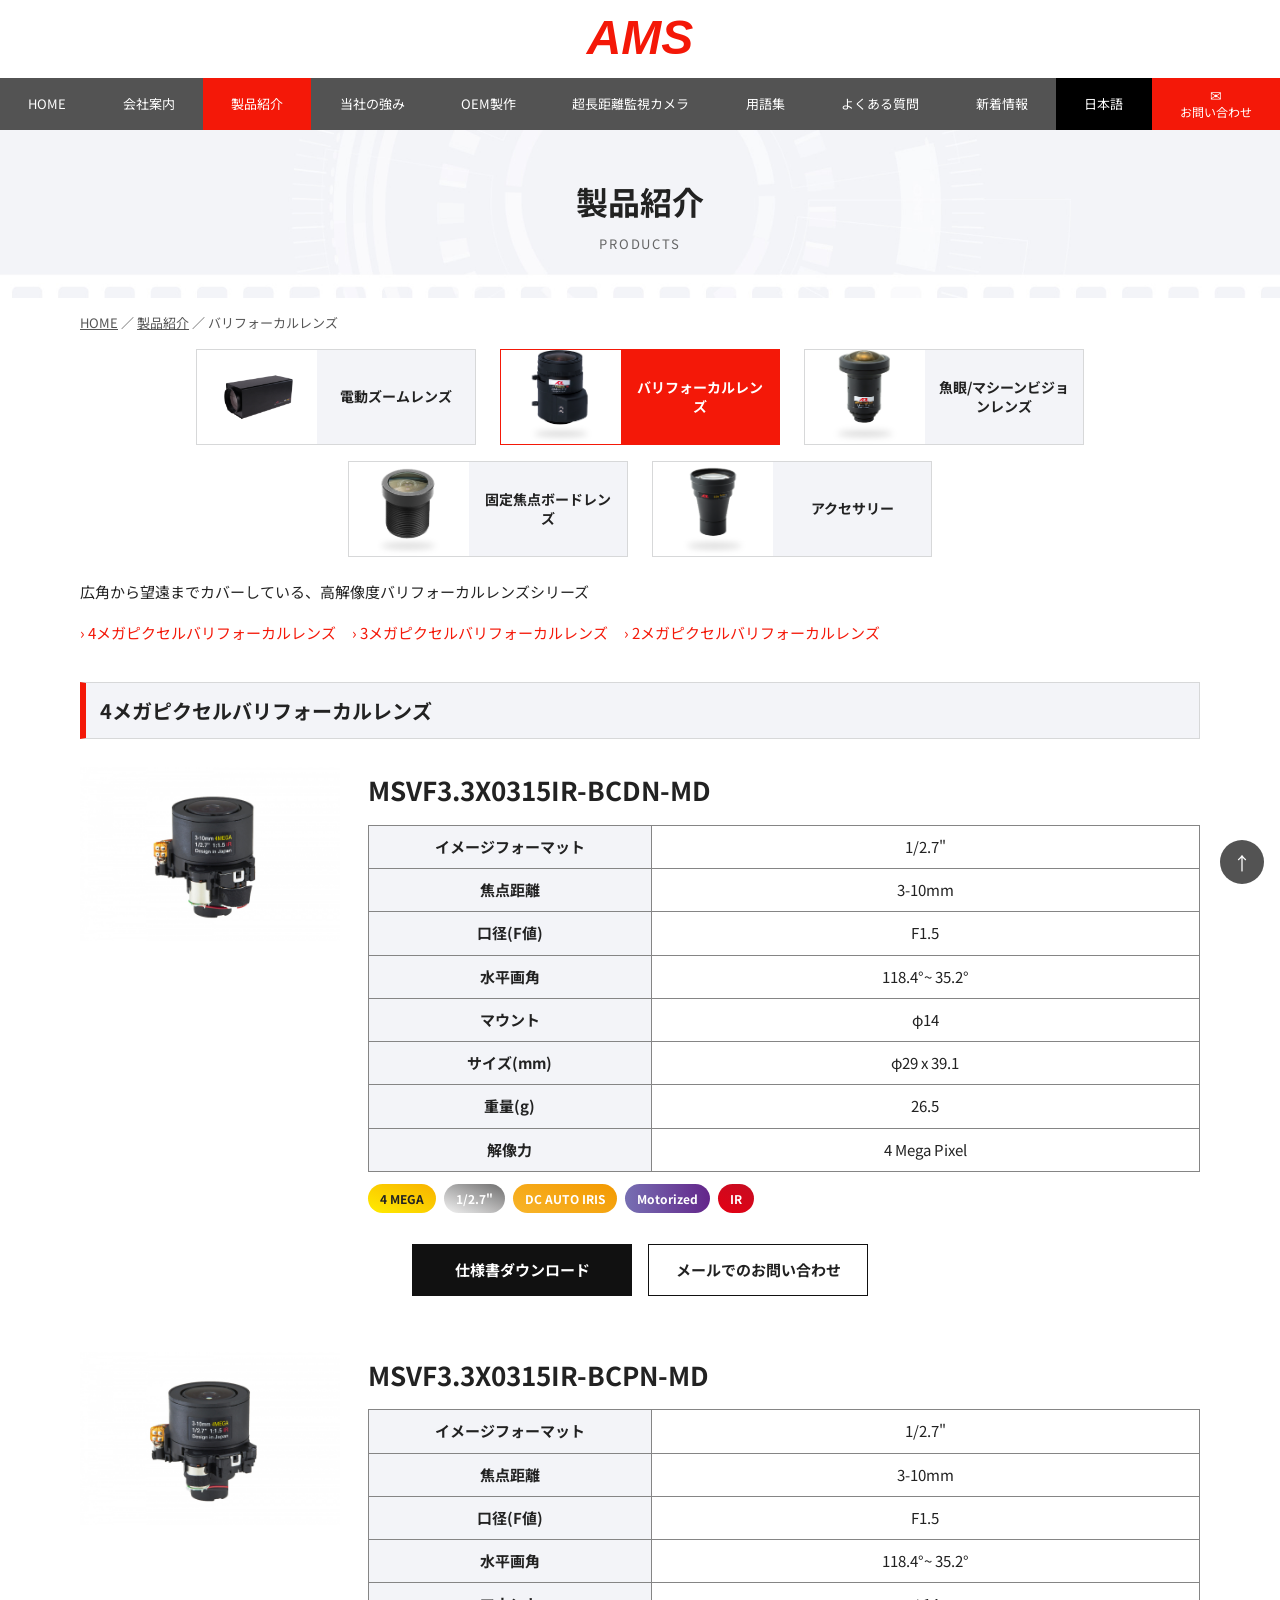
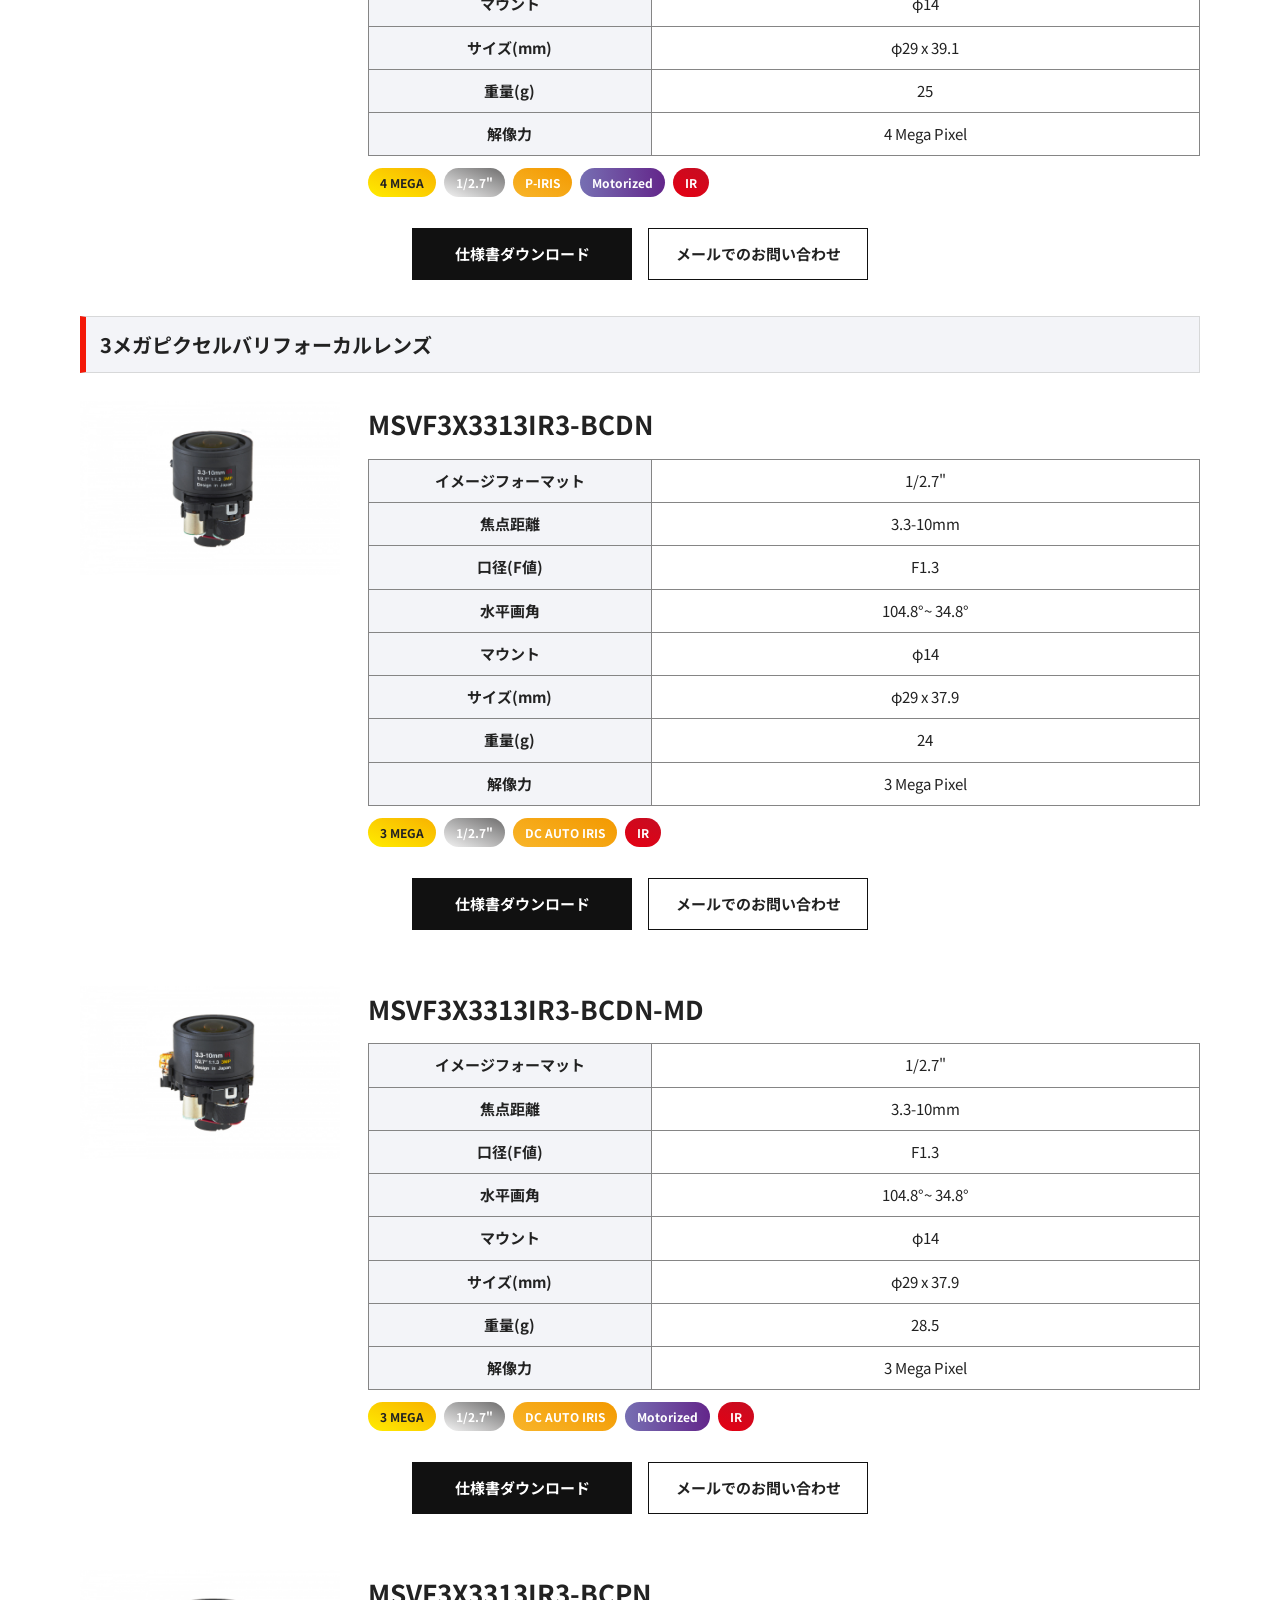
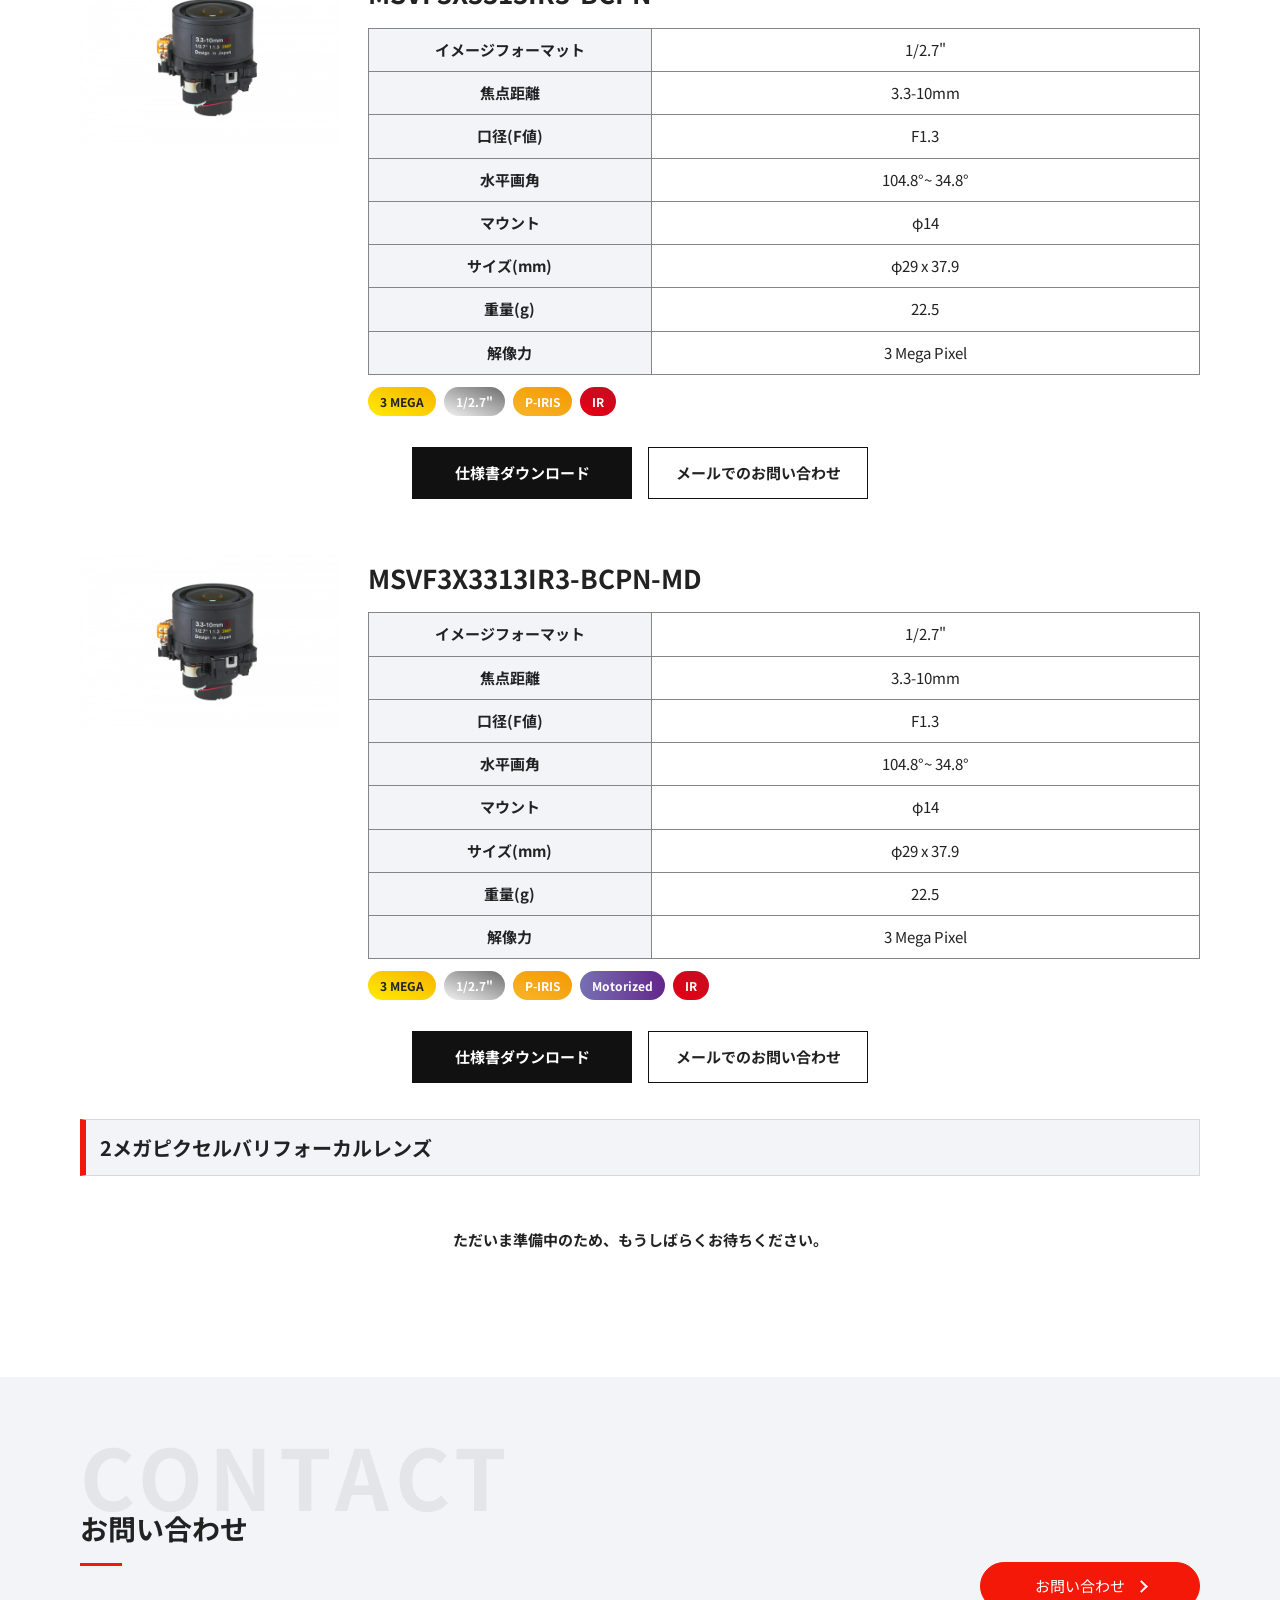
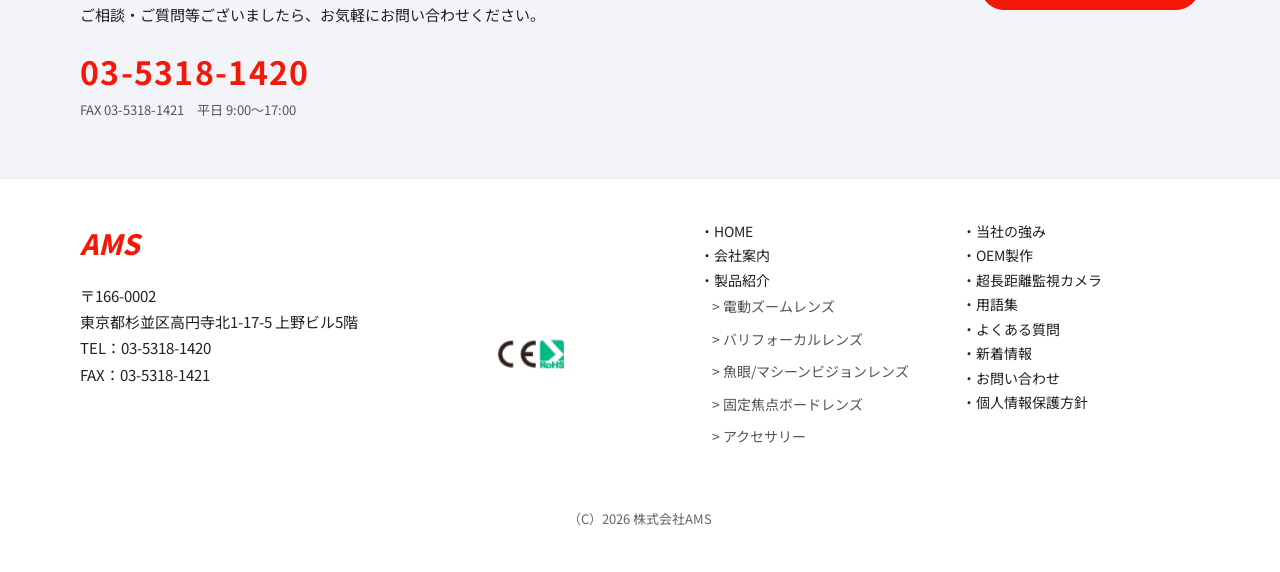
<file: product/varifocal.html>
<!DOCTYPE html>
<html lang="ja">
<head>
  <meta charset="utf-8">
  <meta name="viewport" content="width=device-width, initial-scale=1">
  <title>バリフォーカルレンズ｜製品紹介｜株式会社AMS</title>
  <meta name="description" content="広角から望遠までカバーしている、高解像度バリフォーカルレンズシリーズ">
  <link rel="preconnect" href="https://fonts.googleapis.com">
  <link rel="preconnect" href="https://fonts.gstatic.com" crossorigin>
  <link href="https://fonts.googleapis.com/css2?family=Noto+Sans+JP:wght@400;700&display=swap" rel="stylesheet">
  <link rel="stylesheet" href="../assets/css/style.css">
</head>
<body>
<header class="site-header">
  <div class="logo-bar">
    <a href="../index.html"><svg class="logo-mark" width="168" height="54" viewBox="0 0 168 54" role="img" aria-label="AMS"><text x="84" y="42" text-anchor="middle" font-family="Arial, Helvetica, sans-serif" font-size="48" font-style="italic" font-weight="700" fill="#f41808">AMS</text></svg></a>
    <button class="menu-btn" type="button" aria-label="メニュー">メニュー</button>
  </div>
  <nav class="nav" aria-label="主要">
    <ul class="nav-list"><li><a href="../index.html">HOME</a></li><li><a href="../about.html">会社案内</a></li><li><a href="../product/index.html" aria-current="page">製品紹介</a></li><li><a href="../feature.html">当社の強み</a></li><li><a href="../oem.html">OEM製作</a></li><li><a href="../camera.html">超長距離監視カメラ</a></li><li><a href="../glossary.html">用語集</a></li><li><a href="../faq.html">よくある質問</a></li><li><a href="../news.html">新着情報</a></li><li class="lang"><a href="../index.html">日本語</a></li><li class="contact"><a href="../contact.html">お問い合わせ</a></li></ul>
  </nav>
</header>

<div class="page-hero"><h1 class="jp">製品紹介</h1><p class="en">PRODUCTS</p></div>
<div class="wrap crumb"><a href="../index.html">HOME</a> ／ <a href="index.html">製品紹介</a> ／ バリフォーカルレンズ</div>
<div class="wrap panel">
  <nav class="cats" aria-label="製品分類"><a href="index.html"><img src="../assets/img/s2_img1.png" alt=""><span>電動ズームレンズ</span></a><a href="varifocal.html" class="active"><img src="../assets/img/s2_img2.png" alt=""><span>バリフォーカルレンズ</span></a><a href="fisheye.html"><img src="../assets/img/s2_img3.png" alt=""><span>魚眼/マシーンビジョンレンズ</span></a><a href="board.html"><img src="../assets/img/s2_img4.png" alt=""><span>固定焦点ボードレンズ</span></a><a href="accessory.html"><img src="../assets/img/s2_img5.png" alt=""><span>アクセサリー</span></a></nav>
  <p>広角から望遠までカバーしている、高解像度バリフォーカルレンズシリーズ</p>
  <ul class="anchors"><li><a href="#g0">› 4メガピクセルバリフォーカルレンズ</a></li><li><a href="#g1">› 3メガピクセルバリフォーカルレンズ</a></li><li><a href="#g2">› 2メガピクセルバリフォーカルレンズ</a></li></ul>
  <h2 class="group-title" id="g0">4メガピクセルバリフォーカルレンズ</h2><article class="product"><div class="photo"><img src="../assets/products/1664244210-364649_1.jpg" alt="MSVF3.3X0315IR-BCDN-MD"></div><div><h3>MSVF3.3X0315IR-BCDN-MD</h3><table class="spec"><tr><th>イメージフォーマット</th><td>1/2.7&quot;</td></tr><tr><th>焦点距離</th><td>3-10mm</td></tr><tr><th>口径(F値)</th><td>F1.5</td></tr><tr><th>水平画角</th><td>118.4°~ 35.2°</td></tr><tr><th>マウント</th><td>φ14</td></tr><tr><th>サイズ(mm)</th><td>φ29 x 39.1</td></tr><tr><th>重量(g)</th><td>26.5</td></tr><tr><th>解像力</th><td>4 Mega Pixel</td></tr></table><ul class="tags"><li class="mega">4 MEGA</li><li class="format-size">1/2.7&quot;</li><li class="iris">DC AUTO IRIS</li><li class="motorized">Motorized</li><li class="ir">IR</li></ul></div></article><div class="actions"><a class="pdf" href="../assets/pdf/1664244210-364649.pdf" target="_blank" rel="noopener">仕様書ダウンロード</a><a href="../contact.html">メールでのお問い合わせ</a></div><article class="product"><div class="photo"><img src="../assets/products/1664244476-269114_1.jpg" alt="MSVF3.3X0315IR-BCPN-MD"></div><div><h3>MSVF3.3X0315IR-BCPN-MD</h3><table class="spec"><tr><th>イメージフォーマット</th><td>1/2.7&quot;</td></tr><tr><th>焦点距離</th><td>3-10mm</td></tr><tr><th>口径(F値)</th><td>F1.5</td></tr><tr><th>水平画角</th><td>118.4°~ 35.2°</td></tr><tr><th>マウント</th><td>φ14</td></tr><tr><th>サイズ(mm)</th><td>φ29 x 39.1</td></tr><tr><th>重量(g)</th><td>25</td></tr><tr><th>解像力</th><td>4 Mega Pixel</td></tr></table><ul class="tags"><li class="mega">4 MEGA</li><li class="format-size">1/2.7&quot;</li><li class="iris">P-IRIS</li><li class="motorized">Motorized</li><li class="ir">IR</li></ul></div></article><div class="actions"><a class="pdf" href="../assets/pdf/1664244476-269114.pdf" target="_blank" rel="noopener">仕様書ダウンロード</a><a href="../contact.html">メールでのお問い合わせ</a></div><h2 class="group-title" id="g1">3メガピクセルバリフォーカルレンズ</h2><article class="product"><div class="photo"><img src="../assets/products/1664244579-380552_1.jpg" alt="MSVF3X3313IR3-BCDN"></div><div><h3>MSVF3X3313IR3-BCDN</h3><table class="spec"><tr><th>イメージフォーマット</th><td>1/2.7&quot;</td></tr><tr><th>焦点距離</th><td>3.3-10mm</td></tr><tr><th>口径(F値)</th><td>F1.3</td></tr><tr><th>水平画角</th><td>104.8°~ 34.8°</td></tr><tr><th>マウント</th><td>φ14</td></tr><tr><th>サイズ(mm)</th><td>φ29 x 37.9</td></tr><tr><th>重量(g)</th><td>24</td></tr><tr><th>解像力</th><td>3 Mega Pixel</td></tr></table><ul class="tags"><li class="mega">3 MEGA</li><li class="format-size">1/2.7&quot;</li><li class="iris">DC AUTO IRIS</li><li class="ir">IR</li></ul></div></article><div class="actions"><a class="pdf" href="../assets/pdf/1664244579-380552.pdf" target="_blank" rel="noopener">仕様書ダウンロード</a><a href="../contact.html">メールでのお問い合わせ</a></div><article class="product"><div class="photo"><img src="../assets/products/1664245015-449392_1.jpg" alt="MSVF3X3313IR3-BCDN-MD"></div><div><h3>MSVF3X3313IR3-BCDN-MD</h3><table class="spec"><tr><th>イメージフォーマット</th><td>1/2.7&quot;</td></tr><tr><th>焦点距離</th><td>3.3-10mm</td></tr><tr><th>口径(F値)</th><td>F1.3</td></tr><tr><th>水平画角</th><td>104.8°~ 34.8°</td></tr><tr><th>マウント</th><td>φ14</td></tr><tr><th>サイズ(mm)</th><td>φ29 x 37.9</td></tr><tr><th>重量(g)</th><td>28.5</td></tr><tr><th>解像力</th><td>3 Mega Pixel</td></tr></table><ul class="tags"><li class="mega">3 MEGA</li><li class="format-size">1/2.7&quot;</li><li class="iris">DC AUTO IRIS</li><li class="motorized">Motorized</li><li class="ir">IR</li></ul></div></article><div class="actions"><a class="pdf" href="../assets/pdf/1664245015-449392.pdf" target="_blank" rel="noopener">仕様書ダウンロード</a><a href="../contact.html">メールでのお問い合わせ</a></div><article class="product"><div class="photo"><img src="../assets/products/1664246655-928284_1.jpg" alt="MSVF3X3313IR3-BCPN"></div><div><h3>MSVF3X3313IR3-BCPN</h3><table class="spec"><tr><th>イメージフォーマット</th><td>1/2.7&quot;</td></tr><tr><th>焦点距離</th><td>3.3-10mm</td></tr><tr><th>口径(F値)</th><td>F1.3</td></tr><tr><th>水平画角</th><td>104.8°~ 34.8°</td></tr><tr><th>マウント</th><td>φ14</td></tr><tr><th>サイズ(mm)</th><td>φ29 x 37.9</td></tr><tr><th>重量(g)</th><td>22.5</td></tr><tr><th>解像力</th><td>3 Mega Pixel</td></tr></table><ul class="tags"><li class="mega">3 MEGA</li><li class="format-size">1/2.7&quot;</li><li class="iris">P-IRIS</li><li class="ir">IR</li></ul></div></article><div class="actions"><a class="pdf" href="../assets/pdf/1664246655-928284.pdf" target="_blank" rel="noopener">仕様書ダウンロード</a><a href="../contact.html">メールでのお問い合わせ</a></div><article class="product"><div class="photo"><img src="../assets/products/1664247634-156260_1.jpg" alt="MSVF3X3313IR3-BCPN-MD"></div><div><h3>MSVF3X3313IR3-BCPN-MD</h3><table class="spec"><tr><th>イメージフォーマット</th><td>1/2.7&quot;</td></tr><tr><th>焦点距離</th><td>3.3-10mm</td></tr><tr><th>口径(F値)</th><td>F1.3</td></tr><tr><th>水平画角</th><td>104.8°~ 34.8°</td></tr><tr><th>マウント</th><td>φ14</td></tr><tr><th>サイズ(mm)</th><td>φ29 x 37.9</td></tr><tr><th>重量(g)</th><td>22.5</td></tr><tr><th>解像力</th><td>3 Mega Pixel</td></tr></table><ul class="tags"><li class="mega">3 MEGA</li><li class="format-size">1/2.7&quot;</li><li class="iris">P-IRIS</li><li class="motorized">Motorized</li><li class="ir">IR</li></ul></div></article><div class="actions"><a class="pdf" href="../assets/pdf/1664247634-156260.pdf" target="_blank" rel="noopener">仕様書ダウンロード</a><a href="../contact.html">メールでのお問い合わせ</a></div><h2 class="group-title" id="g2">2メガピクセルバリフォーカルレンズ</h2><p class="pending">ただいま準備中のため、もうしばらくお待ちください。</p>
</div>

<section class="contact-band">
  <div class="wrap inner">
    <div>
      <h2 class="sec-title left"><span class="en">CONTACT</span><span class="jp">お問い合わせ</span></h2>
      <p>ご相談・ご質問等ございましたら、お気軽にお問い合わせください。</p>
      <a class="phone" href="tel:0353181420">03-5318-1420<small>FAX 03-5318-1421　平日 9:00～17:00</small></a>
    </div>
    <p><a class="btn-pill" href="../contact.html">お問い合わせ</a></p>
  </div>
</section>
<footer class="site-footer">
  <div class="wrap foot">
    <div>
      <a class="foot-brand" href="../index.html">AMS</a>
      <p>〒166-0002<br>東京都杉並区高円寺北1-17-5 上野ビル5階<br>
      <a href="tel:0353181420">TEL：03-5318-1420</a><br>FAX：03-5318-1421</p>
    </div>
    <div class="marks"><img src="../assets/img/ce.png" alt="CE RoHS"></div>
    <div class="foot-nav">
      <ul><li><a href="../index.html">・HOME</a></li><li><a href="../about.html">・会社案内</a></li><li><a href="../product/index.html">・製品紹介</a></li><li class="sub"><a href="../product/index.html">&gt; 電動ズームレンズ</a></li><li class="sub"><a href="../product/varifocal.html">&gt; バリフォーカルレンズ</a></li><li class="sub"><a href="../product/fisheye.html">&gt; 魚眼/マシーンビジョンレンズ</a></li><li class="sub"><a href="../product/board.html">&gt; 固定焦点ボードレンズ</a></li><li class="sub"><a href="../product/accessory.html">&gt; アクセサリー</a></li></ul>
      <ul><li><a href="../feature.html">・当社の強み</a></li><li><a href="../oem.html">・OEM製作</a></li><li><a href="../camera.html">・超長距離監視カメラ</a></li><li><a href="../glossary.html">・用語集</a></li><li><a href="../faq.html">・よくある質問</a></li><li><a href="../news.html">・新着情報</a></li><li><a href="../contact.html">・お問い合わせ</a></li><li><a href="../contact.html#pp">・個人情報保護方針</a></li></ul>
    </div>
  </div>
</footer>
<p class="copy">（C）2026 株式会社AMS</p>
<button class="to-top" type="button" aria-label="ページ上部へ">↑</button>
<script src="../assets/js/site.js"></script>
</body>
</html>
</file>
<file: assets/css/style.css>
:root {
  --red: #f41808;
  --nav: #535353;
  --ink: #222;
  --muted: #555;
  --line: #d7d8d9;
  --paper: #f3f4f8;
  --max: 1120px;
}

* { box-sizing: border-box; }
html { scroll-behavior: smooth; }
body {
  margin: 0;
  color: var(--ink);
  font-family: "Noto Sans JP", "Meiryo", "Hiragino Kaku Gothic ProN", sans-serif;
  font-size: 15px;
  line-height: 1.75;
  background: #fff;
}
img { max-width: 100%; height: auto; vertical-align: middle; }
a { color: inherit; }
button, input, select, textarea { font-family: inherit; font-size: 15px; }

.wrap { width: min(var(--max), calc(100% - 40px)); margin: 0 auto; }

.site-header { position: sticky; top: 0; z-index: 40; background: #fff; }
.logo-bar { display: flex; justify-content: center; align-items: center; padding: 12px 16px; min-height: 78px; }
.logo-bar a { text-decoration: none; }
.logo-mark { display: block; }
.menu-btn { display: none; }

.nav { background: var(--nav); }
.nav-list {
  display: flex;
  list-style: none;
  margin: 0;
  padding: 0;
  width: min(1280px, 100%);
  margin-inline: auto;
}
.nav-list a {
  display: flex;
  align-items: center;
  justify-content: center;
  min-height: 52px;
  padding: 6px 8px;
  color: #fff;
  text-decoration: none;
  font-size: 13px;
  text-align: center;
  line-height: 1.35;
}
.nav-list li { flex: 1 1 auto; }
.nav-list a:hover, .nav-list a[aria-current="page"] { background: var(--red); }
.nav-list .lang a { background: #000; }
.nav-list .lang a:hover { background: var(--red); }
.nav-list .contact a {
  background: var(--red);
  flex-direction: column;
  gap: 2px;
  font-size: 12px;
}
.nav-list .contact a::before { content: "✉"; font-size: 14px; line-height: 1; }

.hero { background: #000; padding: 36px 0 48px; position: relative; }
.slider { position: relative; max-width: 1100px; margin: 0 auto; }
.slide { display: none; position: relative; background: #f7f7f8; }
.slide.active { display: block; }
.slide img { width: 100%; display: block; }
.slide-copy {
  position: absolute;
  right: 6%;
  top: 0;
  bottom: 0;
  width: min(340px, 38%);
  display: flex;
  flex-direction: column;
  justify-content: center;
  align-items: flex-start;
}
.slide-copy h2 { margin: 0 0 12px; font-size: 28px; line-height: 1.35; font-weight: 700; }
.slide-copy p { margin: 0; font-size: 14px; }
.slider-btn {
  position: absolute;
  top: 50%;
  transform: translateY(-50%);
  width: 42px;
  height: 42px;
  border: 0;
  background: transparent;
  color: #fff;
  font-size: 32px;
  cursor: pointer;
  z-index: 2;
}
.slider-btn.prev { left: 12px; }
.slider-btn.next { right: 12px; }
.dots { display: flex; justify-content: center; gap: 8px; margin-top: 16px; }
.dots button {
  width: 10px; height: 10px; border-radius: 50%; border: 0; background: #666; cursor: pointer;
}
.dots button.active { background: #fff; }

.btn-pill {
  display: inline-flex;
  align-items: center;
  justify-content: center;
  gap: 12px;
  min-width: 220px;
  height: 48px;
  padding: 0 22px;
  margin-top: 18px;
  background: var(--red);
  color: #fff !important;
  text-decoration: none;
  border-radius: 999px;
  border: 1px solid var(--red);
  font-size: 15px;
  position: relative;
}
.btn-pill::after {
  content: "";
  width: 7px;
  height: 7px;
  border-top: 2px solid #fff;
  border-right: 2px solid #fff;
  transform: rotate(45deg);
}
.btn-pill:hover { background: #000; border-color: #000; }

.section { padding: 72px 0; }
.section.paper { background: var(--paper); }
.sec-title { text-align: center; margin: 0 0 36px; position: relative; }
.sec-title .en {
  display: block;
  font-size: clamp(42px, 7vw, 84px);
  font-weight: 700;
  letter-spacing: 0.08em;
  color: rgba(0, 0, 0, 0.06);
  line-height: 1;
  text-transform: uppercase;
}
.sec-title .jp {
  display: block;
  margin-top: -0.45em;
  font-size: 28px;
  font-weight: 700;
}
.sec-title .jp::after {
  content: "";
  display: block;
  width: 42px;
  height: 3px;
  background: var(--red);
  margin: 10px auto 0;
}
.sec-title.left { text-align: left; }
.sec-title.left .jp::after { margin-left: 0; }

.feature-row { display: grid; grid-template-columns: minmax(280px, 460px) 1fr; gap: 24px; align-items: center; }
.feature-copy { background: #000; color: #fff; padding: 36px 32px; }
.feature-copy p { margin: 0 0 16px; }
.feature-art { margin: 0; }
.feature-art img { width: 100%; height: auto; display: block; }
.videos { display: grid; grid-template-columns: 1fr 1fr; gap: 20px; margin-top: 36px; }
.videos iframe { width: 100%; height: 280px; border: 0; background: #000; }

.prod-lead { display: grid; grid-template-columns: minmax(260px, 460px) 1fr; gap: 24px; align-items: center; margin: 10px 0 48px; }
.prod-lead h3 { margin: 0 0 16px; font-size: 28px; }
.prod-lead p { margin: 0; }
.prod-lead img { width: 100%; height: auto; max-height: 340px; object-fit: contain; object-position: center; background: transparent; display: block; }
.prod-grid { display: grid; grid-template-columns: repeat(4, 1fr); gap: 28px 16px; }
.prod-card { background: transparent; padding: 8px; text-align: center; }
.prod-card h3 { margin: 8px 0 12px; font-size: 18px; line-height: 1.4; }
.prod-card p { margin: 12px 0 0; font-size: 14px; color: var(--ink); min-height: 4.2em; }
.prod-card img { width: 100%; height: 220px; object-fit: contain; object-position: center; background: transparent; display: block; }
.catalog-row { display: flex; justify-content: center; gap: 16px; margin-top: 28px; flex-wrap: wrap; }
.catalog-row a.ghost {
  display: inline-flex;
  align-items: center;
  justify-content: center;
  min-width: 220px;
  height: 64px;
  border: 1px solid #111;
  text-decoration: none;
  background: #fff;
  font-weight: 700;
}
.catalog-row a.solid {
  display: inline-flex;
  align-items: center;
  justify-content: center;
  gap: 10px;
  min-width: 260px;
  height: 64px;
  background: #111;
  color: #fff;
  text-decoration: none;
  font-weight: 700;
}

.oem-row, .split { display: grid; grid-template-columns: 280px 1fr; gap: 28px; align-items: center; }
.center-lead { text-align: center; margin: -12px 0 28px; font-weight: 700; }
.link-cards { display: grid; grid-template-columns: 1fr 1fr; gap: 20px; }
.link-cards a { position: relative; display: block; text-decoration: none; color: #fff; }
.link-cards img { width: 100%; height: 140px; object-fit: cover; filter: brightness(.55); display: block; }
.link-cards span {
  position: absolute; inset: 0; display: flex; align-items: center; justify-content: center;
  font-size: 22px; font-weight: 700;
}

.news-row { display: grid; grid-template-columns: 220px 1fr; gap: 24px; align-items: start; }
.news-item { display: flex; gap: 18px; align-items: center; border-bottom: 1px solid #bbb; padding: 12px 0; text-decoration: none; }
.news-item time { border: 1px solid #111; min-width: 110px; text-align: center; padding: 2px 8px; font-size: 14px; }
.news-item:hover strong { color: var(--red); }

.contact-band { background: var(--paper); padding: 56px 0; }
.contact-band .inner { display: flex; justify-content: space-between; align-items: center; gap: 24px; }
.phone { font-size: 32px; font-weight: 700; letter-spacing: 0.04em; text-decoration: none; color: var(--red); }
.phone small { display: block; color: var(--muted); font-size: 13px; font-weight: 400; letter-spacing: 0; }

.site-footer { padding: 40px 0 20px; border-top: 1px solid #eee; }
.foot { display: grid; grid-template-columns: 1.1fr .5fr 1.4fr; gap: 24px; }
.foot a { text-decoration: none; }
.foot a:hover { text-decoration: underline; }
.foot-brand { font-style: italic; font-weight: 800; color: var(--red); font-size: 28px; text-decoration: none; }
.foot ul { list-style: none; margin: 0; padding: 0; }
.foot-nav { display: grid; grid-template-columns: 1fr 1fr; gap: 8px 24px; font-size: 14px; }
.foot-nav .sub { margin: 2px 0 8px 12px; color: var(--muted); }
.marks { display: flex; align-items: center; gap: 12px; margin-top: 28px; }
.marks img { height: 42px; width: auto; }
.copy { text-align: center; padding: 18px 12px 28px; font-style: normal; color: #666; font-size: 13px; }
.to-top {
  position: fixed; right: 16px; bottom: 16px; width: 44px; height: 44px;
  border-radius: 50%; border: 0; background: var(--nav); color: #fff; cursor: pointer; font-size: 18px;
}

.page-hero {
  background: #f3f4f6 url("../img/mv2.jpg") center center / cover no-repeat;
  min-height: 168px;
  display: flex;
  flex-direction: column;
  align-items: center;
  justify-content: center;
  text-align: center;
}
.page-hero .jp { font-size: 32px; font-weight: 700; margin: 0; }
.page-hero .en { margin: 4px 0 0; letter-spacing: 0.14em; color: #666; font-size: 13px; }
.crumb { font-size: 13px; color: var(--muted); padding: 14px 0; }
.crumb a { color: var(--muted); }

.panel { padding-bottom: 72px; }
.block + .block { margin-top: 56px; }
table.data { width: 100%; border-collapse: collapse; background: #fff; }
table.data th, table.data td { border: 1px solid #ccc; padding: 10px 14px; vertical-align: top; }
table.data th { width: 220px; background: var(--paper); text-align: left; font-weight: 700; }
.map-grid { display: grid; grid-template-columns: 1fr 1fr; gap: 20px; }
.map-grid iframe { width: 100%; height: 260px; border: 0; }
.field-grid { display: grid; grid-template-columns: repeat(2, 1fr); gap: 10px 24px; }
.field-grid div { display: grid; grid-template-columns: 120px 1fr; gap: 8px; padding: 8px 0; border-bottom: 1px solid var(--line); }
.field-grid strong { font-weight: 700; }

.cats { display: flex; flex-wrap: wrap; justify-content: center; gap: 16px 24px; margin-bottom: 22px; }
.cats a {
  display: flex;
  align-items: center;
  width: 280px;
  min-height: 96px;
  text-decoration: none;
  font-size: 14px;
  line-height: 1.35;
  color: var(--ink);
  background: #f3f4f8;
  border: 1px solid #d7d8d9;
}
.cats img {
  width: 120px;
  height: 94px;
  object-fit: contain;
  object-position: center;
  display: block;
  margin: 0;
  background: #fff;
  flex: 0 0 120px;
}
.cats a span { flex: 1; text-align: center; font-weight: 700; padding: 8px 10px; }
.cats a.active, .cats a:hover { background: var(--red); color: #fff; border-color: var(--red); }
.anchors { display: flex; flex-wrap: wrap; gap: 8px 16px; margin: 8px 0 10px; padding: 0; list-style: none; }
.anchors a { color: var(--red); text-decoration: none; }
.group-title {
  background: var(--paper);
  border: 1px solid var(--line);
  border-left: 6px solid var(--red);
  margin: 36px 0 0;
  padding: 10px 14px;
  font-size: 20px;
}
.product { display: grid; grid-template-columns: 260px 1fr; gap: 28px; padding: 28px 0 8px; align-items: start; }
.product .photo { background: transparent; display: flex; align-items: flex-start; justify-content: center; }
.product .photo img { width: 100%; }
.product h3 { margin: 0 0 12px; font-size: 26px; }
.spec { width: 100%; border-collapse: collapse; }
.spec th, .spec td { border: 1px solid #858585; text-align: center; padding: 8px 10px; }
.spec th { background: var(--paper); width: 34%; }
.tags { display: flex; flex-wrap: wrap; gap: 8px; margin-top: 12px; padding: 0; list-style: none; }
.tags li { color: #fff; border-radius: 999px; padding: 4px 12px; font-size: 12px; font-weight: 700; background: #666; }
.tags .mega { background: linear-gradient(23deg, #ffec00, #f8b200); color: #222; }
.tags .format-size { background: linear-gradient(23deg, #f3f3f3, #6e6d6d); }
.tags .iris { background: linear-gradient(23deg, #f8b52a, #f39900); }
.tags .ir { background: linear-gradient(23deg, #e50013, #c50d22); }
.tags .preset { background: linear-gradient(-145deg, #7fbf26, #009a43); }
.tags .motorized { background: linear-gradient(87deg, #7770b3, #63258a); }
.tags .tfc { background: linear-gradient(223deg, #0571ba, #2ca5df); }
.tags .fog-free { background: linear-gradient(35deg, #1d268a, #0868b4); }
.tags .auto-focus { background: linear-gradient(218deg, #cececf, #fefefe); color: #000; }
.tags .other, .tags .fisheye, .tags .ip66, .tags .low-distortion { background: linear-gradient(-218deg, #004f9d, #006763); }
.note { color: var(--muted); font-size: 13px; }
.actions { display: flex; justify-content: center; gap: 16px; flex-wrap: wrap; margin: 8px 0 28px; }
.actions a {
  display: inline-flex; align-items: center; justify-content: center; min-width: 220px; height: 52px;
  padding: 0 16px; text-decoration: none; border: 1px solid #111; font-weight: 700;
}
.actions a.pdf { background: #111; color: #fff; }
.pending { text-align: center; font-weight: 700; padding: 36px 12px; }

.cards { display: grid; grid-template-columns: repeat(3, 1fr); gap: 18px; }
.card { background: #fff; border: 1px solid var(--line); }
.card img { width: 100%; height: 160px; object-fit: cover; }
.card div { padding: 14px 16px 18px; }
.card h3 { margin: 0 0 8px; font-size: 16px; }
.card p { margin: 0; font-size: 14px; }
.steps { display: grid; grid-template-columns: repeat(3, 1fr); gap: 16px; }
.step { background: #fff; border-top: 4px solid var(--red); padding: 16px; }
.step b { display: block; color: var(--red); font-size: 20px; }

.glossary-nav { display: flex; flex-wrap: wrap; gap: 8px; margin-bottom: 20px; }
.glossary-nav a { text-decoration: none; border: 1px solid var(--line); padding: 6px 12px; background: #fff; }
.term { padding: 14px 0; border-bottom: 1px solid var(--line); }
.term h3 { margin: 0 0 4px; font-size: 18px; }

.faq details { background: #fff; border: 1px solid var(--line); margin-bottom: 10px; }
.faq summary { cursor: pointer; padding: 14px 16px; font-weight: 700; list-style: none; }
.faq summary::-webkit-details-marker { display: none; }
.faq summary::before { content: "Q. "; color: var(--red); }
.faq details p { margin: 0; padding: 0 16px 16px 16px; }
.faq details p::before { content: "A. "; color: var(--red); font-weight: 700; }
.faq h2 { font-size: 22px; margin: 28px 0 12px; }

.form { display: grid; gap: 14px; max-width: 760px; }
.form fieldset { border: 1px solid #ccc; padding: 12px 16px; min-width: 0; }
.form label { display: flex; flex-direction: column; align-items: stretch; gap: 6px; font-weight: 700; }
span.req::after, legend.req::after {
  content: "必須";
  display: inline-block;
  width: auto;
  color: #fff;
  background: var(--red);
  font-size: 11px;
  line-height: 1.4;
  padding: 1px 6px;
  margin-left: 8px;
  font-weight: 700;
  vertical-align: 2px;
}
.form input, .form select, .form textarea { width: 100%; padding: 10px 12px; border: 1px solid #ccc; font-weight: 400; }
.checks { display: flex; flex-flow: row wrap; gap: 10px 18px; font-weight: 400; }
.form .checks label {
  display: inline-flex;
  flex-direction: row;
  align-items: center;
  width: auto;
  gap: 6px;
  font-weight: 400;
  white-space: nowrap;
}
.form .checks input { width: auto; }
.agree { font-weight: 400; }
.form button {
  width: 280px; height: 52px; border: 0; border-radius: 999px; background: var(--red); color: #fff; cursor: pointer; font-weight: 700;
}
.form-result { background: #fff8f7; border: 1px solid var(--red); padding: 16px; }
.policy { background: #fff; border: 1px solid var(--line); padding: 20px 24px; }
.policy h2 { margin-top: 0; }
.tel-box { background: var(--paper); padding: 20px 24px; margin-bottom: 28px; }

@media (max-width: 1100px) {
  .nav { background: #535353; }
  .nav-list {
    display: flex;
    flex-direction: column;
    width: 100%;
  }
  .nav-list a { justify-content: flex-start; padding: 12px 18px; min-height: 0; }
  .feature-row, .prod-lead, .oem-row, .split, .news-row, .product, .map-grid { grid-template-columns: 1fr; }
  .prod-grid, .cards, .steps { grid-template-columns: 1fr 1fr; }
  .cats a { width: calc(50% - 12px); }
  .videos, .link-cards, .foot, .contact-band .inner { grid-template-columns: 1fr; display: grid; }
  .slide-copy { position: static; width: auto; padding: 8px 20px 24px; background: #f7f7f8; }
  .hero { padding-bottom: 24px; }
  .slider-btn { color: #333; }
  .field-grid { grid-template-columns: 1fr; }
}

@media (max-width: 640px) {
  .prod-grid, .cards, .steps, .foot-nav { grid-template-columns: 1fr; }
  .cats a { width: 100%; }
  .slide-copy h2 { font-size: 22px; }
  .phone { font-size: 24px; }
  .form button { width: 100%; }
}
</file>
